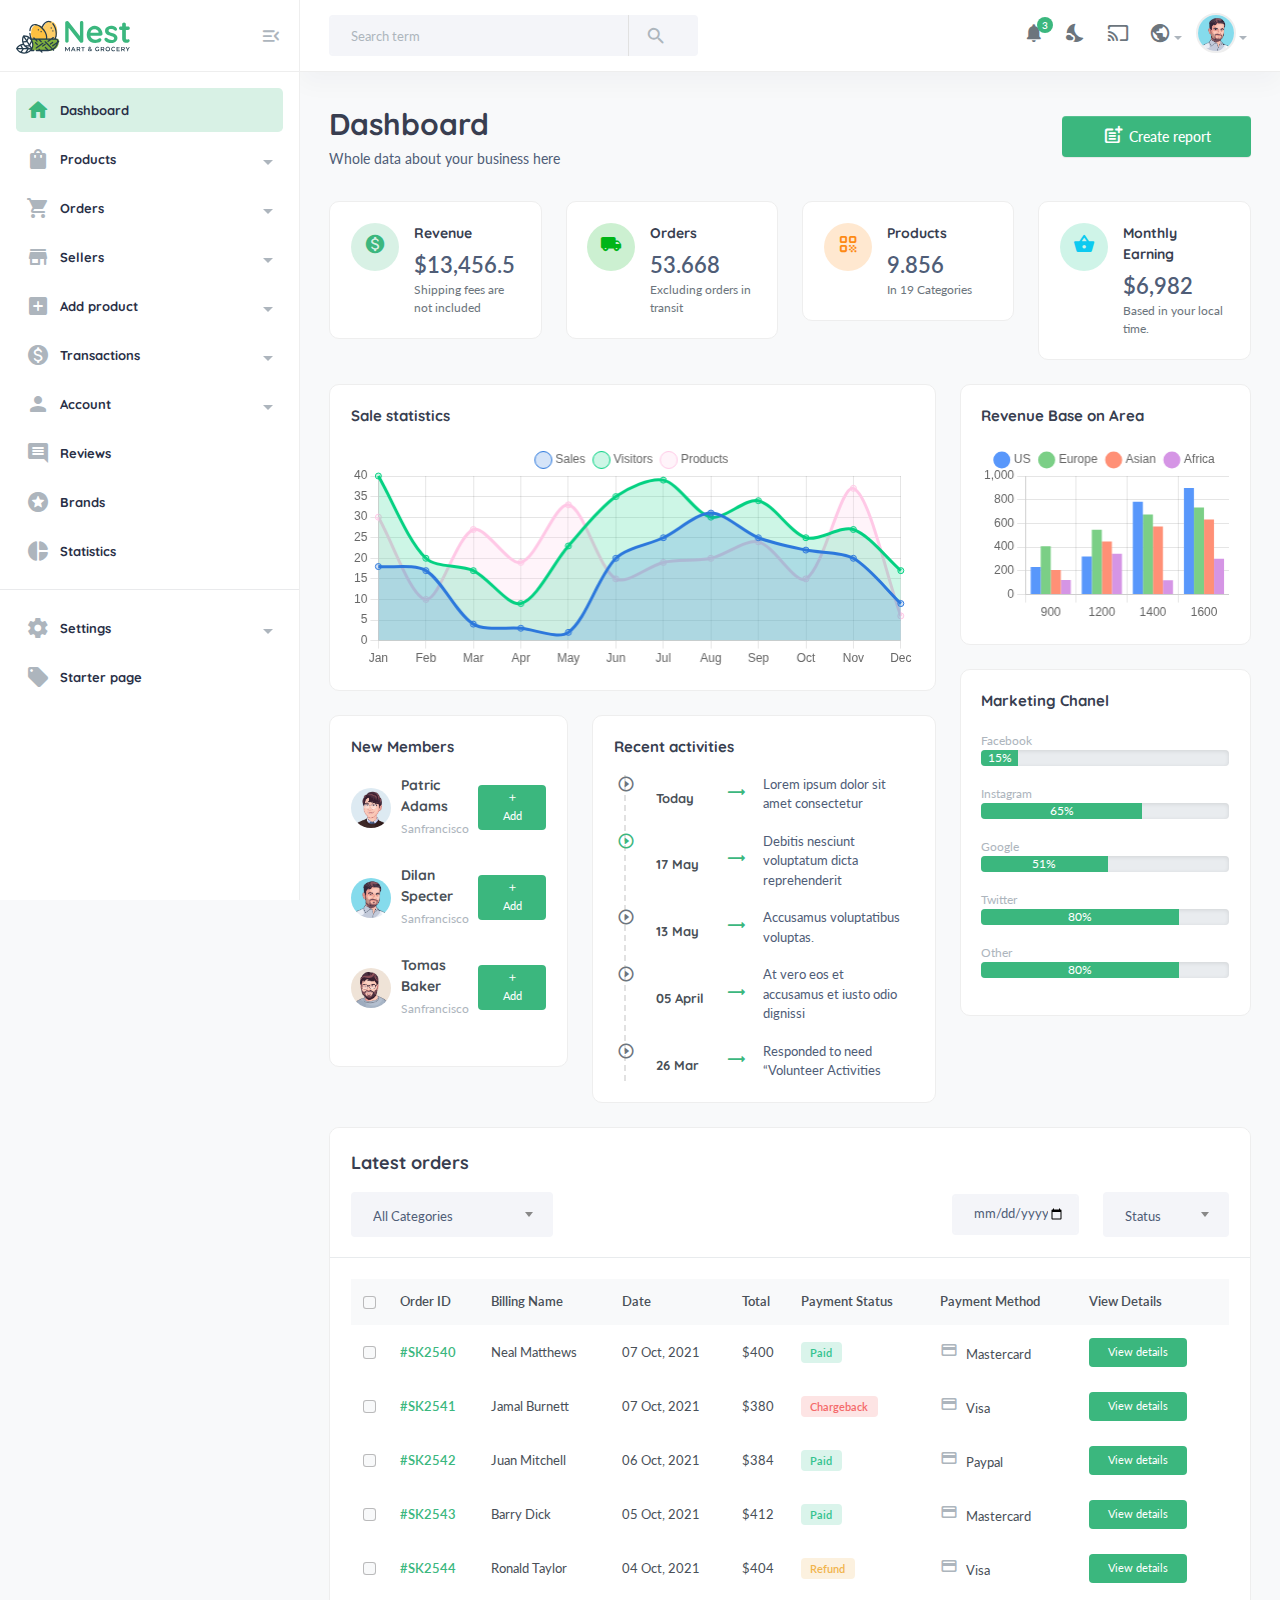
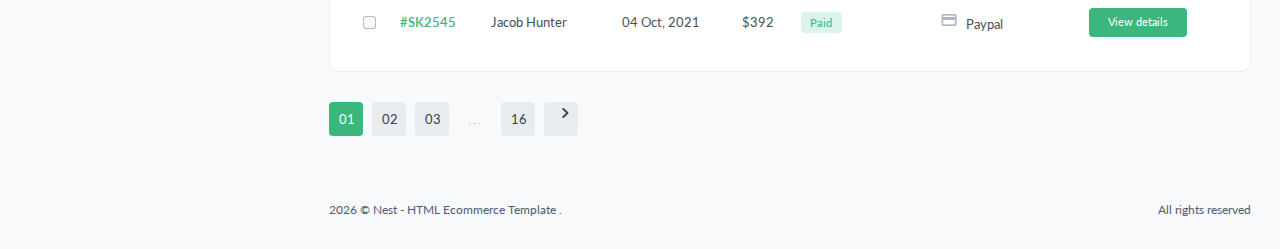
<file: apps/shop/templates/nest-backend/index.html>
<!DOCTYPE html>
<html lang="en">
    <head>
        <meta charset="utf-8" />
        <title>Nest Dashboard</title>
        <meta http-equiv="x-ua-compatible" content="ie=edge" />
        <meta name="description" content="" />
        <meta name="viewport" content="width=device-width, initial-scale=1" />
        <meta property="og:title" content="" />
        <meta property="og:type" content="" />
        <meta property="og:url" content="" />
        <meta property="og:image" content="" />
        <!-- Favicon -->
        <link rel="shortcut icon" type="image/x-icon" href="assets/imgs/theme/favicon.svg" />
        <!-- Template CSS -->
        <link href="assets/css/main.css?v=1.1" rel="stylesheet" type="text/css" />
    </head>

    <body>
        <div class="screen-overlay"></div>
        <aside class="navbar-aside" id="offcanvas_aside">
            <div class="aside-top">
                <a href="index.html" class="brand-wrap">
                    <img src="assets/imgs/theme/logo.svg" class="logo" alt="Nest Dashboard" />
                </a>
                <div>
                    <button class="btn btn-icon btn-aside-minimize"><i class="text-muted material-icons md-menu_open"></i></button>
                </div>
            </div>
            <nav>
                <ul class="menu-aside">
                    <li class="menu-item active">
                        <a class="menu-link" href="index.html">
                            <i class="icon material-icons md-home"></i>
                            <span class="text">Dashboard</span>
                        </a>
                    </li>
                    <li class="menu-item has-submenu">
                        <a class="menu-link" href="page-products-list.html">
                            <i class="icon material-icons md-shopping_bag"></i>
                            <span class="text">Products</span>
                        </a>
                        <div class="submenu">
                            <a href="page-products-list.html">Product List</a>
                            <a href="page-products-grid.html">Product grid</a>
                            <a href="page-products-grid-2.html">Product grid 2</a>
                            <a href="page-categories.html">Categories</a>
                        </div>
                    </li>
                    <li class="menu-item has-submenu">
                        <a class="menu-link" href="page-orders-1.html">
                            <i class="icon material-icons md-shopping_cart"></i>
                            <span class="text">Orders</span>
                        </a>
                        <div class="submenu">
                            <a href="page-orders-1.html">Order list 1</a>
                            <a href="page-orders-2.html">Order list 2</a>
                            <a href="page-orders-detail.html">Order detail</a>
                        </div>
                    </li>
                    <li class="menu-item has-submenu">
                        <a class="menu-link" href="page-sellers-cards.html">
                            <i class="icon material-icons md-store"></i>
                            <span class="text">Sellers</span>
                        </a>
                        <div class="submenu">
                            <a href="page-sellers-cards.html">Sellers cards</a>
                            <a href="page-sellers-list.html">Sellers list</a>
                            <a href="page-seller-detail.html">Seller profile</a>
                        </div>
                    </li>
                    <li class="menu-item has-submenu">
                        <a class="menu-link" href="page-form-product-1.html">
                            <i class="icon material-icons md-add_box"></i>
                            <span class="text">Add product</span>
                        </a>
                        <div class="submenu">
                            <a href="page-form-product-1.html">Add product 1</a>
                            <a href="page-form-product-2.html">Add product 2</a>
                            <a href="page-form-product-3.html">Add product 3</a>
                            <a href="page-form-product-4.html">Add product 4</a>
                        </div>
                    </li>
                    <li class="menu-item has-submenu">
                        <a class="menu-link" href="page-transactions-1.html">
                            <i class="icon material-icons md-monetization_on"></i>
                            <span class="text">Transactions</span>
                        </a>
                        <div class="submenu">
                            <a href="page-transactions-1.html">Transaction 1</a>
                            <a href="page-transactions-2.html">Transaction 2</a>
                        </div>
                    </li>
                    <li class="menu-item has-submenu">
                        <a class="menu-link" href="#">
                            <i class="icon material-icons md-person"></i>
                            <span class="text">Account</span>
                        </a>
                        <div class="submenu">
                            <a href="page-account-login.html">User login</a>
                            <a href="page-account-register.html">User registration</a>
                            <a href="page-error-404.html">Error 404</a>
                        </div>
                    </li>
                    <li class="menu-item">
                        <a class="menu-link" href="page-reviews.html">
                            <i class="icon material-icons md-comment"></i>
                            <span class="text">Reviews</span>
                        </a>
                    </li>
                    <li class="menu-item">
                        <a class="menu-link" href="page-brands.html"> <i class="icon material-icons md-stars"></i> <span class="text">Brands</span> </a>
                    </li>
                    <li class="menu-item">
                        <a class="menu-link" disabled href="#">
                            <i class="icon material-icons md-pie_chart"></i>
                            <span class="text">Statistics</span>
                        </a>
                    </li>
                </ul>
                <hr />
                <ul class="menu-aside">
                    <li class="menu-item has-submenu">
                        <a class="menu-link" href="#">
                            <i class="icon material-icons md-settings"></i>
                            <span class="text">Settings</span>
                        </a>
                        <div class="submenu">
                            <a href="page-settings-1.html">Setting sample 1</a>
                            <a href="page-settings-2.html">Setting sample 2</a>
                        </div>
                    </li>
                    <li class="menu-item">
                        <a class="menu-link" href="page-blank.html">
                            <i class="icon material-icons md-local_offer"></i>
                            <span class="text"> Starter page </span>
                        </a>
                    </li>
                </ul>
                <br />
                <br />
            </nav>
        </aside>
        <main class="main-wrap">
            <header class="main-header navbar">
                <div class="col-search">
                    <form class="searchform">
                        <div class="input-group">
                            <input list="search_terms" type="text" class="form-control" placeholder="Search term" />
                            <button class="btn btn-light bg" type="button"><i class="material-icons md-search"></i></button>
                        </div>
                        <datalist id="search_terms">
                            <option value="Products"></option>
                            <option value="New orders"></option>
                            <option value="Apple iphone"></option>
                            <option value="Ahmed Hassan"></option>
                        </datalist>
                    </form>
                </div>
                <div class="col-nav">
                    <button class="btn btn-icon btn-mobile me-auto" data-trigger="#offcanvas_aside"><i class="material-icons md-apps"></i></button>
                    <ul class="nav">
                        <li class="nav-item">
                            <a class="nav-link btn-icon" href="#">
                                <i class="material-icons md-notifications animation-shake"></i>
                                <span class="badge rounded-pill">3</span>
                            </a>
                        </li>
                        <li class="nav-item">
                            <a class="nav-link btn-icon darkmode" href="#"> <i class="material-icons md-nights_stay"></i> </a>
                        </li>
                        <li class="nav-item">
                            <a href="#" class="requestfullscreen nav-link btn-icon"><i class="material-icons md-cast"></i></a>
                        </li>
                        <li class="dropdown nav-item">
                            <a class="dropdown-toggle" data-bs-toggle="dropdown" href="#" id="dropdownLanguage" aria-expanded="false"><i class="material-icons md-public"></i></a>
                            <div class="dropdown-menu dropdown-menu-end" aria-labelledby="dropdownLanguage">
                                <a class="dropdown-item text-brand" href="#"><img src="assets/imgs/theme/flag-us.png" alt="English" />English</a>
                                <a class="dropdown-item" href="#"><img src="assets/imgs/theme/flag-fr.png" alt="Français" />Français</a>
                                <a class="dropdown-item" href="#"><img src="assets/imgs/theme/flag-jp.png" alt="Français" />日本語</a>
                                <a class="dropdown-item" href="#"><img src="assets/imgs/theme/flag-cn.png" alt="Français" />中国人</a>
                            </div>
                        </li>
                        <li class="dropdown nav-item">
                            <a class="dropdown-toggle" data-bs-toggle="dropdown" href="#" id="dropdownAccount" aria-expanded="false"> <img class="img-xs rounded-circle" src="assets/imgs/people/avatar-2.png" alt="User" /></a>
                            <div class="dropdown-menu dropdown-menu-end" aria-labelledby="dropdownAccount">
                                <a class="dropdown-item" href="#"><i class="material-icons md-perm_identity"></i>Edit Profile</a>
                                <a class="dropdown-item" href="#"><i class="material-icons md-settings"></i>Account Settings</a>
                                <a class="dropdown-item" href="#"><i class="material-icons md-account_balance_wallet"></i>Wallet</a>
                                <a class="dropdown-item" href="#"><i class="material-icons md-receipt"></i>Billing</a>
                                <a class="dropdown-item" href="#"><i class="material-icons md-help_outline"></i>Help center</a>
                                <div class="dropdown-divider"></div>
                                <a class="dropdown-item text-danger" href="#"><i class="material-icons md-exit_to_app"></i>Logout</a>
                            </div>
                        </li>
                    </ul>
                </div>
            </header>
            <section class="content-main">
                <div class="content-header">
                    <div>
                        <h2 class="content-title card-title">Dashboard</h2>
                        <p>Whole data about your business here</p>
                    </div>
                    <div>
                        <a href="#" class="btn btn-primary"><i class="text-muted material-icons md-post_add"></i>Create report</a>
                    </div>
                </div>
                <div class="row">
                    <div class="col-lg-3">
                        <div class="card card-body mb-4">
                            <article class="icontext">
                                <span class="icon icon-sm rounded-circle bg-primary-light"><i class="text-primary material-icons md-monetization_on"></i></span>
                                <div class="text">
                                    <h6 class="mb-1 card-title">Revenue</h6>
                                    <span>$13,456.5</span>
                                    <span class="text-sm"> Shipping fees are not included </span>
                                </div>
                            </article>
                        </div>
                    </div>
                    <div class="col-lg-3">
                        <div class="card card-body mb-4">
                            <article class="icontext">
                                <span class="icon icon-sm rounded-circle bg-success-light"><i class="text-success material-icons md-local_shipping"></i></span>
                                <div class="text">
                                    <h6 class="mb-1 card-title">Orders</h6>
                                    <span>53.668</span>
                                    <span class="text-sm"> Excluding orders in transit </span>
                                </div>
                            </article>
                        </div>
                    </div>
                    <div class="col-lg-3">
                        <div class="card card-body mb-4">
                            <article class="icontext">
                                <span class="icon icon-sm rounded-circle bg-warning-light"><i class="text-warning material-icons md-qr_code"></i></span>
                                <div class="text">
                                    <h6 class="mb-1 card-title">Products</h6>
                                    <span>9.856</span>
                                    <span class="text-sm"> In 19 Categories </span>
                                </div>
                            </article>
                        </div>
                    </div>
                    <div class="col-lg-3">
                        <div class="card card-body mb-4">
                            <article class="icontext">
                                <span class="icon icon-sm rounded-circle bg-info-light"><i class="text-info material-icons md-shopping_basket"></i></span>
                                <div class="text">
                                    <h6 class="mb-1 card-title">Monthly Earning</h6>
                                    <span>$6,982</span>
                                    <span class="text-sm"> Based in your local time. </span>
                                </div>
                            </article>
                        </div>
                    </div>
                </div>
                <div class="row">
                    <div class="col-xl-8 col-lg-12">
                        <div class="card mb-4">
                            <article class="card-body">
                                <h5 class="card-title">Sale statistics</h5>
                                <canvas id="myChart" height="120px"></canvas>
                            </article>
                        </div>
                        <div class="row">
                            <div class="col-lg-5">
                                <div class="card mb-4">
                                    <article class="card-body">
                                        <h5 class="card-title">New Members</h5>
                                        <div class="new-member-list">
                                            <div class="d-flex align-items-center justify-content-between mb-4">
                                                <div class="d-flex align-items-center">
                                                    <img src="assets/imgs/people/avatar-4.png" alt="" class="avatar" />
                                                    <div>
                                                        <h6>Patric Adams</h6>
                                                        <p class="text-muted font-xs">Sanfrancisco</p>
                                                    </div>
                                                </div>
                                                <a href="#" class="btn btn-xs"><i class="material-icons md-add"></i> Add</a>
                                            </div>
                                            <div class="d-flex align-items-center justify-content-between mb-4">
                                                <div class="d-flex align-items-center">
                                                    <img src="assets/imgs/people/avatar-2.png" alt="" class="avatar" />
                                                    <div>
                                                        <h6>Dilan Specter</h6>
                                                        <p class="text-muted font-xs">Sanfrancisco</p>
                                                    </div>
                                                </div>
                                                <a href="#" class="btn btn-xs"><i class="material-icons md-add"></i> Add</a>
                                            </div>
                                            <div class="d-flex align-items-center justify-content-between mb-4">
                                                <div class="d-flex align-items-center">
                                                    <img src="assets/imgs/people/avatar-3.png" alt="" class="avatar" />
                                                    <div>
                                                        <h6>Tomas Baker</h6>
                                                        <p class="text-muted font-xs">Sanfrancisco</p>
                                                    </div>
                                                </div>
                                                <a href="#" class="btn btn-xs"><i class="material-icons md-add"></i> Add</a>
                                            </div>
                                        </div>
                                    </article>
                                </div>
                            </div>
                            <div class="col-lg-7">
                                <div class="card mb-4">
                                    <article class="card-body">
                                        <h5 class="card-title">Recent activities</h5>
                                        <ul class="verti-timeline list-unstyled font-sm">
                                            <li class="event-list">
                                                <div class="event-timeline-dot">
                                                    <i class="material-icons md-play_circle_outline font-xxl"></i>
                                                </div>
                                                <div class="media">
                                                    <div class="me-3">
                                                        <h6><span>Today</span> <i class="material-icons md-trending_flat text-brand ml-15 d-inline-block"></i></h6>
                                                    </div>
                                                    <div class="media-body">
                                                        <div>Lorem ipsum dolor sit amet consectetur</div>
                                                    </div>
                                                </div>
                                            </li>
                                            <li class="event-list active">
                                                <div class="event-timeline-dot">
                                                    <i class="material-icons md-play_circle_outline font-xxl animation-fade-right"></i>
                                                </div>
                                                <div class="media">
                                                    <div class="me-3">
                                                        <h6><span>17 May</span> <i class="material-icons md-trending_flat text-brand ml-15 d-inline-block"></i></h6>
                                                    </div>
                                                    <div class="media-body">
                                                        <div>Debitis nesciunt voluptatum dicta reprehenderit</div>
                                                    </div>
                                                </div>
                                            </li>
                                            <li class="event-list">
                                                <div class="event-timeline-dot">
                                                    <i class="material-icons md-play_circle_outline font-xxl"></i>
                                                </div>
                                                <div class="media">
                                                    <div class="me-3">
                                                        <h6><span>13 May</span> <i class="material-icons md-trending_flat text-brand ml-15 d-inline-block"></i></h6>
                                                    </div>
                                                    <div class="media-body">
                                                        <div>Accusamus voluptatibus voluptas.</div>
                                                    </div>
                                                </div>
                                            </li>
                                            <li class="event-list">
                                                <div class="event-timeline-dot">
                                                    <i class="material-icons md-play_circle_outline font-xxl"></i>
                                                </div>
                                                <div class="media">
                                                    <div class="me-3">
                                                        <h6><span>05 April</span> <i class="material-icons md-trending_flat text-brand ml-15 d-inline-block"></i></h6>
                                                    </div>
                                                    <div class="media-body">
                                                        <div>At vero eos et accusamus et iusto odio dignissi</div>
                                                    </div>
                                                </div>
                                            </li>
                                            <li class="event-list">
                                                <div class="event-timeline-dot">
                                                    <i class="material-icons md-play_circle_outline font-xxl"></i>
                                                </div>
                                                <div class="media">
                                                    <div class="me-3">
                                                        <h6><span>26 Mar</span> <i class="material-icons md-trending_flat text-brand ml-15 d-inline-block"></i></h6>
                                                    </div>
                                                    <div class="media-body">
                                                        <div>Responded to need “Volunteer Activities</div>
                                                    </div>
                                                </div>
                                            </li>
                                        </ul>
                                    </article>
                                </div>
                            </div>
                        </div>
                    </div>
                    <div class="col-xl-4 col-lg-12">
                        <div class="card mb-4">
                            <article class="card-body">
                                <h5 class="card-title">Revenue Base on Area</h5>
                                <canvas id="myChart2" height="217"></canvas>
                            </article>
                        </div>
                        <div class="card mb-4">
                            <article class="card-body">
                                <h5 class="card-title">Marketing Chanel</h5>
                                <span class="text-muted font-xs">Facebook</span>
                                <div class="progress mb-3">
                                    <div class="progress-bar" role="progressbar" style="width: 15%">15%</div>
                                </div>
                                <span class="text-muted font-xs">Instagram</span>
                                <div class="progress mb-3">
                                    <div class="progress-bar" role="progressbar" style="width: 65%">65%</div>
                                </div>
                                <span class="text-muted font-xs">Google</span>
                                <div class="progress mb-3">
                                    <div class="progress-bar" role="progressbar" style="width: 51%">51%</div>
                                </div>
                                <span class="text-muted font-xs">Twitter</span>
                                <div class="progress mb-3">
                                    <div class="progress-bar" role="progressbar" style="width: 80%">80%</div>
                                </div>
                                <span class="text-muted font-xs">Other</span>
                                <div class="progress mb-3">
                                    <div class="progress-bar" role="progressbar" style="width: 80%">80%</div>
                                </div>
                            </article>
                        </div>
                    </div>
                </div>
                <div class="card mb-4">
                    <header class="card-header">
                        <h4 class="card-title">Latest orders</h4>
                        <div class="row align-items-center">
                            <div class="col-md-3 col-12 me-auto mb-md-0 mb-3">
                                <div class="custom_select">
                                    <select class="form-select select-nice">
                                        <option selected>All Categories</option>
                                        <option>Women's Clothing</option>
                                        <option>Men's Clothing</option>
                                        <option>Cellphones</option>
                                        <option>Computer & Office</option>
                                        <option>Consumer Electronics</option>
                                        <option>Jewelry & Accessories</option>
                                        <option>Home & Garden</option>
                                        <option>Luggage & Bags</option>
                                        <option>Shoes</option>
                                        <option>Mother & Kids</option>
                                    </select>
                                </div>
                            </div>
                            <div class="col-md-2 col-6">
                                <input type="date" value="02.05.2021" class="form-control" />
                            </div>
                            <div class="col-md-2 col-6">
                                <div class="custom_select">
                                    <select class="form-select select-nice">
                                        <option selected>Status</option>
                                        <option>All</option>
                                        <option>Paid</option>
                                        <option>Chargeback</option>
                                        <option>Refund</option>
                                    </select>
                                </div>
                            </div>
                        </div>
                    </header>
                    <div class="card-body">
                        <div class="table-responsive">
                            <div class="table-responsive">
                                <table class="table align-middle table-nowrap mb-0">
                                    <thead class="table-light">
                                        <tr>
                                            <th scope="col" class="text-center">
                                                <div class="form-check align-middle">
                                                    <input class="form-check-input" type="checkbox" id="transactionCheck01" />
                                                    <label class="form-check-label" for="transactionCheck01"></label>
                                                </div>
                                            </th>
                                            <th class="align-middle" scope="col">Order ID</th>
                                            <th class="align-middle" scope="col">Billing Name</th>
                                            <th class="align-middle" scope="col">Date</th>
                                            <th class="align-middle" scope="col">Total</th>
                                            <th class="align-middle" scope="col">Payment Status</th>
                                            <th class="align-middle" scope="col">Payment Method</th>
                                            <th class="align-middle" scope="col">View Details</th>
                                        </tr>
                                    </thead>
                                    <tbody>
                                        <tr>
                                            <td class="text-center">
                                                <div class="form-check">
                                                    <input class="form-check-input" type="checkbox" id="transactionCheck02" />
                                                    <label class="form-check-label" for="transactionCheck02"></label>
                                                </div>
                                            </td>
                                            <td><a href="#" class="fw-bold">#SK2540</a></td>
                                            <td>Neal Matthews</td>
                                            <td>07 Oct, 2021</td>
                                            <td>$400</td>
                                            <td>
                                                <span class="badge badge-pill badge-soft-success">Paid</span>
                                            </td>
                                            <td><i class="material-icons md-payment font-xxl text-muted mr-5"></i> Mastercard</td>
                                            <td>
                                                <a href="#" class="btn btn-xs"> View details</a>
                                            </td>
                                        </tr>
                                        <tr>
                                            <td class="text-center">
                                                <div class="form-check">
                                                    <input class="form-check-input" type="checkbox" id="transactionCheck03" />
                                                    <label class="form-check-label" for="transactionCheck03"></label>
                                                </div>
                                            </td>
                                            <td><a href="#" class="fw-bold">#SK2541</a></td>
                                            <td>Jamal Burnett</td>
                                            <td>07 Oct, 2021</td>
                                            <td>$380</td>
                                            <td>
                                                <span class="badge badge-pill badge-soft-danger">Chargeback</span>
                                            </td>
                                            <td><i class="material-icons md-payment font-xxl text-muted mr-5"></i> Visa</td>
                                            <td>
                                                <a href="#" class="btn btn-xs"> View details</a>
                                            </td>
                                        </tr>
                                        <tr>
                                            <td class="text-center">
                                                <div class="form-check">
                                                    <input class="form-check-input" type="checkbox" id="transactionCheck04" />
                                                    <label class="form-check-label" for="transactionCheck04"></label>
                                                </div>
                                            </td>
                                            <td><a href="#" class="fw-bold">#SK2542</a></td>
                                            <td>Juan Mitchell</td>
                                            <td>06 Oct, 2021</td>
                                            <td>$384</td>
                                            <td>
                                                <span class="badge badge-pill badge-soft-success">Paid</span>
                                            </td>
                                            <td><i class="material-icons md-payment font-xxl text-muted mr-5"></i> Paypal</td>
                                            <td>
                                                <a href="#" class="btn btn-xs"> View details</a>
                                            </td>
                                        </tr>
                                        <tr>
                                            <td class="text-center">
                                                <div class="form-check">
                                                    <input class="form-check-input" type="checkbox" id="transactionCheck05" />
                                                    <label class="form-check-label" for="transactionCheck05"></label>
                                                </div>
                                            </td>
                                            <td><a href="#" class="fw-bold">#SK2543</a></td>
                                            <td>Barry Dick</td>
                                            <td>05 Oct, 2021</td>
                                            <td>$412</td>
                                            <td>
                                                <span class="badge badge-pill badge-soft-success">Paid</span>
                                            </td>
                                            <td><i class="material-icons md-payment font-xxl text-muted mr-5"></i> Mastercard</td>
                                            <td>
                                                <a href="#" class="btn btn-xs"> View details</a>
                                            </td>
                                        </tr>
                                        <tr>
                                            <td class="text-center">
                                                <div class="form-check">
                                                    <input class="form-check-input" type="checkbox" id="transactionCheck06" />
                                                    <label class="form-check-label" for="transactionCheck06"></label>
                                                </div>
                                            </td>
                                            <td><a href="#" class="fw-bold">#SK2544</a></td>
                                            <td>Ronald Taylor</td>
                                            <td>04 Oct, 2021</td>
                                            <td>$404</td>
                                            <td>
                                                <span class="badge badge-pill badge-soft-warning">Refund</span>
                                            </td>
                                            <td><i class="material-icons md-payment font-xxl text-muted mr-5"></i> Visa</td>
                                            <td>
                                                <a href="#" class="btn btn-xs"> View details</a>
                                            </td>
                                        </tr>
                                        <tr>
                                            <td class="text-center">
                                                <div class="form-check">
                                                    <input class="form-check-input" type="checkbox" id="transactionCheck07" />
                                                    <label class="form-check-label" for="transactionCheck07"></label>
                                                </div>
                                            </td>
                                            <td><a href="#" class="fw-bold">#SK2545</a></td>
                                            <td>Jacob Hunter</td>
                                            <td>04 Oct, 2021</td>
                                            <td>$392</td>
                                            <td>
                                                <span class="badge badge-pill badge-soft-success">Paid</span>
                                            </td>
                                            <td><i class="material-icons md-payment font-xxl text-muted mr-5"></i> Paypal</td>
                                            <td>
                                                <a href="#" class="btn btn-xs"> View details</a>
                                            </td>
                                        </tr>
                                    </tbody>
                                </table>
                            </div>
                        </div>
                        <!-- table-responsive end// -->
                    </div>
                </div>
                <div class="pagination-area mt-30 mb-50">
                    <nav aria-label="Page navigation example">
                        <ul class="pagination justify-content-start">
                            <li class="page-item active"><a class="page-link" href="#">01</a></li>
                            <li class="page-item"><a class="page-link" href="#">02</a></li>
                            <li class="page-item"><a class="page-link" href="#">03</a></li>
                            <li class="page-item"><a class="page-link dot" href="#">...</a></li>
                            <li class="page-item"><a class="page-link" href="#">16</a></li>
                            <li class="page-item">
                                <a class="page-link" href="#"><i class="material-icons md-chevron_right"></i></a>
                            </li>
                        </ul>
                    </nav>
                </div>
            </section>
            <!-- content-main end// -->
            <footer class="main-footer font-xs">
                <div class="row pb-30 pt-15">
                    <div class="col-sm-6">
                        <script>
                            document.write(new Date().getFullYear());
                        </script>
                        &copy; Nest - HTML Ecommerce Template .
                    </div>
                    <div class="col-sm-6">
                        <div class="text-sm-end">All rights reserved</div>
                    </div>
                </div>
            </footer>
        </main>
        <script src="assets/js/vendors/jquery-3.6.0.min.js"></script>
        <script src="assets/js/vendors/bootstrap.bundle.min.js"></script>
        <script src="assets/js/vendors/select2.min.js"></script>
        <script src="assets/js/vendors/perfect-scrollbar.js"></script>
        <script src="assets/js/vendors/jquery.fullscreen.min.js"></script>
        <script src="assets/js/vendors/chart.js"></script>
        <!-- Main Script -->
        <script src="assets/js/main.js?v=1.1" type="text/javascript"></script>
        <script src="assets/js/custom-chart.js" type="text/javascript"></script>
    </body>
</html>
</file>
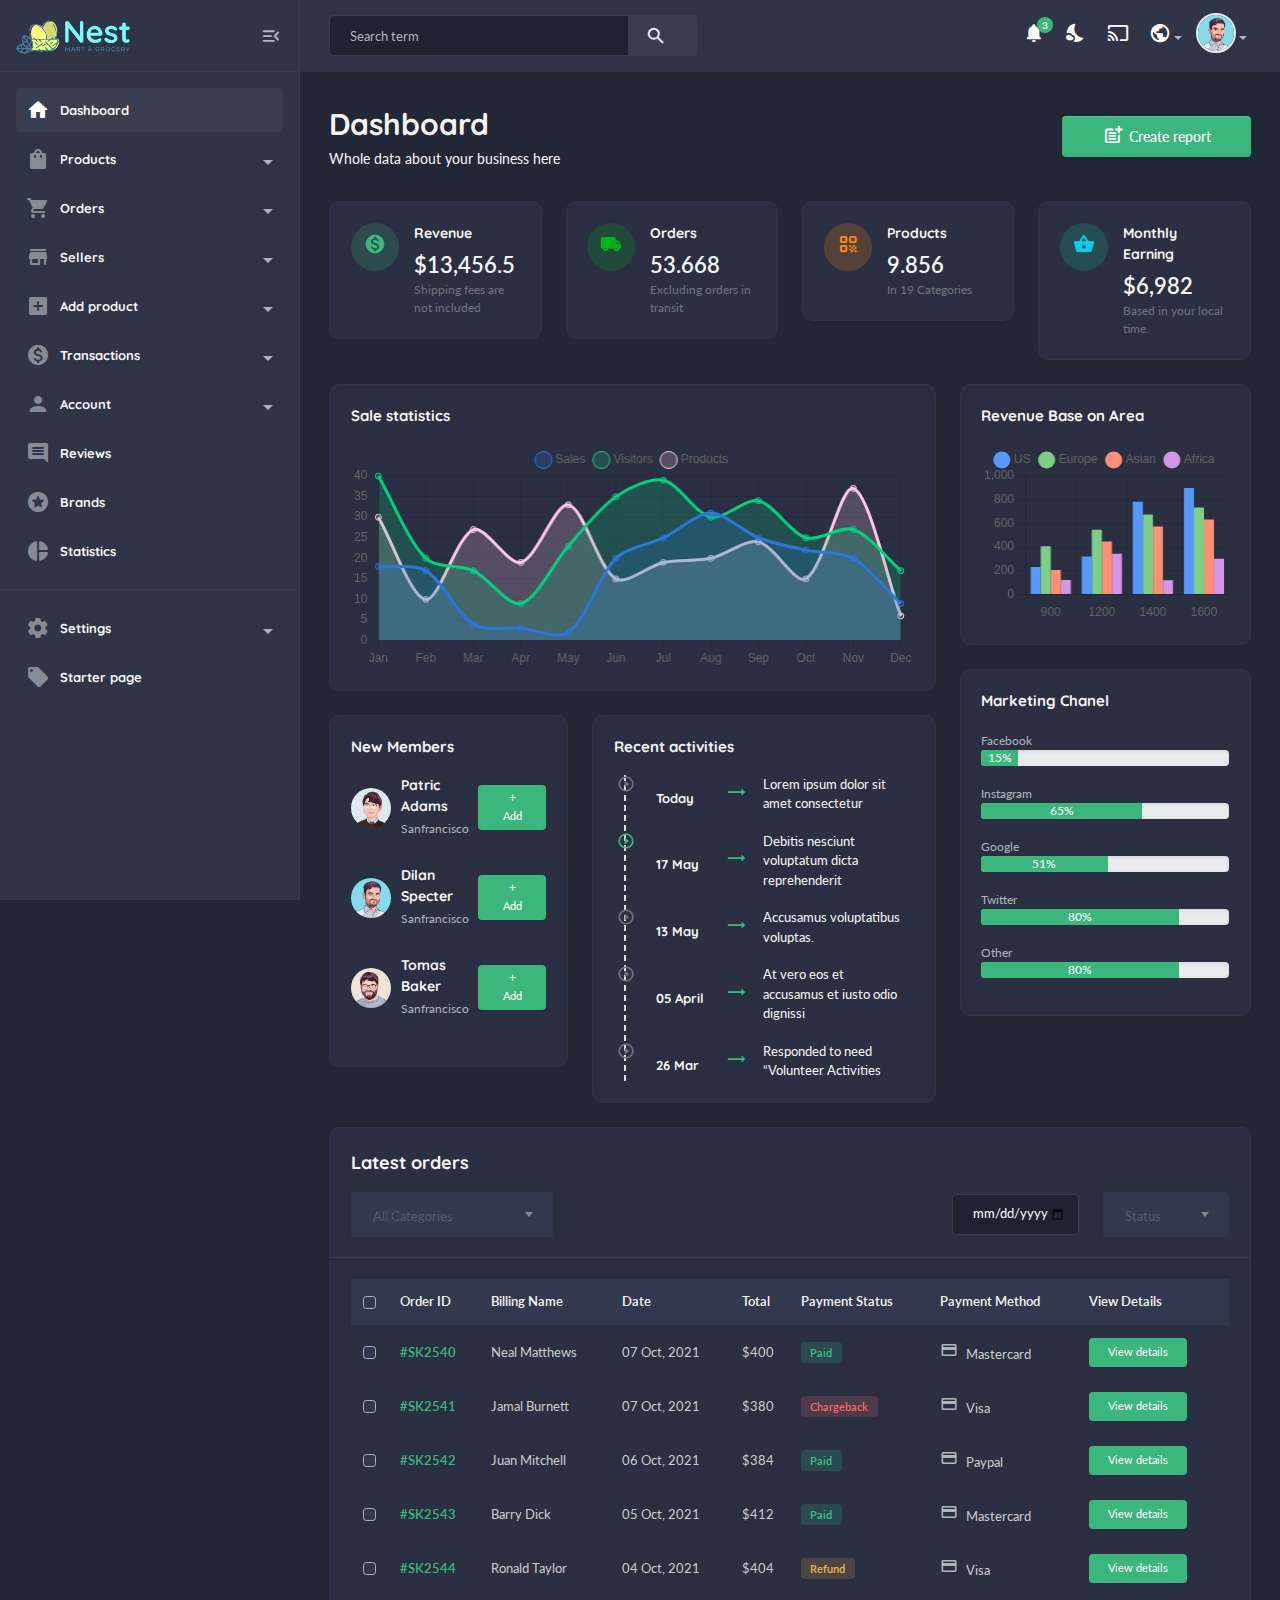
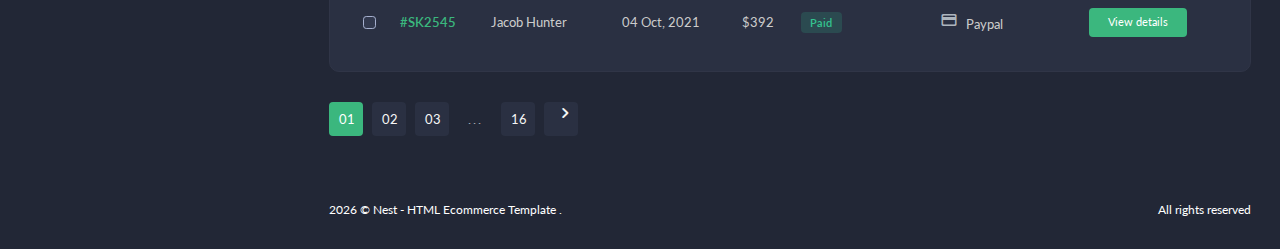
<file: apps/shop/templates/nest-backend/index-dark.html>
<!DOCTYPE html>
<html lang="en">
    <head>
        <meta charset="utf-8" />
        <title>Nest Dashboard</title>
        <meta http-equiv="x-ua-compatible" content="ie=edge" />
        <meta name="description" content="" />
        <meta name="viewport" content="width=device-width, initial-scale=1" />
        <meta property="og:title" content="" />
        <meta property="og:type" content="" />
        <meta property="og:url" content="" />
        <meta property="og:image" content="" />
        <!-- Favicon -->
        <link rel="shortcut icon" type="image/x-icon" href="assets/imgs/theme/favicon.svg" />
        <!-- Template CSS -->
        <link href="assets/css/main.css?v=1.1" rel="stylesheet" type="text/css" />
    </head>

    <body class="dark">
        <div class="screen-overlay"></div>
        <aside class="navbar-aside" id="offcanvas_aside">
            <div class="aside-top">
                <a href="index.html" class="brand-wrap">
                    <img src="assets/imgs/theme/logo.svg" class="logo" alt="Nest Dashboard" />
                </a>
                <div>
                    <button class="btn btn-icon btn-aside-minimize"><i class="text-muted material-icons md-menu_open"></i></button>
                </div>
            </div>
            <nav>
                <ul class="menu-aside">
                    <li class="menu-item active">
                        <a class="menu-link" href="index.html">
                            <i class="icon material-icons md-home"></i>
                            <span class="text">Dashboard</span>
                        </a>
                    </li>
                    <li class="menu-item has-submenu">
                        <a class="menu-link" href="page-products-list.html">
                            <i class="icon material-icons md-shopping_bag"></i>
                            <span class="text">Products</span>
                        </a>
                        <div class="submenu">
                            <a href="page-products-list.html">Product List</a>
                            <a href="page-products-grid.html">Product grid</a>
                            <a href="page-products-grid-2.html">Product grid 2</a>
                            <a href="page-categories.html">Categories</a>
                        </div>
                    </li>
                    <li class="menu-item has-submenu">
                        <a class="menu-link" href="page-orders-1.html">
                            <i class="icon material-icons md-shopping_cart"></i>
                            <span class="text">Orders</span>
                        </a>
                        <div class="submenu">
                            <a href="page-orders-1.html">Order list 1</a>
                            <a href="page-orders-2.html">Order list 2</a>
                            <a href="page-orders-detail.html">Order detail</a>
                        </div>
                    </li>
                    <li class="menu-item has-submenu">
                        <a class="menu-link" href="page-sellers-cards.html">
                            <i class="icon material-icons md-store"></i>
                            <span class="text">Sellers</span>
                        </a>
                        <div class="submenu">
                            <a href="page-sellers-cards.html">Sellers cards</a>
                            <a href="page-sellers-list.html">Sellers list</a>
                            <a href="page-seller-detail.html">Seller profile</a>
                        </div>
                    </li>
                    <li class="menu-item has-submenu">
                        <a class="menu-link" href="page-form-product-1.html">
                            <i class="icon material-icons md-add_box"></i>
                            <span class="text">Add product</span>
                        </a>
                        <div class="submenu">
                            <a href="page-form-product-1.html">Add product 1</a>
                            <a href="page-form-product-2.html">Add product 2</a>
                            <a href="page-form-product-3.html">Add product 3</a>
                            <a href="page-form-product-4.html">Add product 4</a>
                        </div>
                    </li>
                    <li class="menu-item has-submenu">
                        <a class="menu-link" href="page-transactions-1.html">
                            <i class="icon material-icons md-monetization_on"></i>
                            <span class="text">Transactions</span>
                        </a>
                        <div class="submenu">
                            <a href="page-transactions-1.html">Transaction 1</a>
                            <a href="page-transactions-2.html">Transaction 2</a>
                        </div>
                    </li>
                    <li class="menu-item has-submenu">
                        <a class="menu-link" href="#">
                            <i class="icon material-icons md-person"></i>
                            <span class="text">Account</span>
                        </a>
                        <div class="submenu">
                            <a href="page-account-login.html">User login</a>
                            <a href="page-account-register.html">User registration</a>
                            <a href="page-error-404.html">Error 404</a>
                        </div>
                    </li>
                    <li class="menu-item">
                        <a class="menu-link" href="page-reviews.html">
                            <i class="icon material-icons md-comment"></i>
                            <span class="text">Reviews</span>
                        </a>
                    </li>
                    <li class="menu-item">
                        <a class="menu-link" href="page-brands.html"> <i class="icon material-icons md-stars"></i> <span class="text">Brands</span> </a>
                    </li>
                    <li class="menu-item">
                        <a class="menu-link" disabled href="#">
                            <i class="icon material-icons md-pie_chart"></i>
                            <span class="text">Statistics</span>
                        </a>
                    </li>
                </ul>
                <hr />
                <ul class="menu-aside">
                    <li class="menu-item has-submenu">
                        <a class="menu-link" href="#">
                            <i class="icon material-icons md-settings"></i>
                            <span class="text">Settings</span>
                        </a>
                        <div class="submenu">
                            <a href="page-settings-1.html">Setting sample 1</a>
                            <a href="page-settings-2.html">Setting sample 2</a>
                        </div>
                    </li>
                    <li class="menu-item">
                        <a class="menu-link" href="page-blank.html">
                            <i class="icon material-icons md-local_offer"></i>
                            <span class="text"> Starter page </span>
                        </a>
                    </li>
                </ul>
                <br />
                <br />
            </nav>
        </aside>
        <main class="main-wrap">
            <header class="main-header navbar">
                <div class="col-search">
                    <form class="searchform">
                        <div class="input-group">
                            <input list="search_terms" type="text" class="form-control" placeholder="Search term" />
                            <button class="btn btn-light bg" type="button"><i class="material-icons md-search"></i></button>
                        </div>
                        <datalist id="search_terms">
                            <option value="Products"></option>
                            <option value="New orders"></option>
                            <option value="Apple iphone"></option>
                            <option value="Ahmed Hassan"></option>
                        </datalist>
                    </form>
                </div>
                <div class="col-nav">
                    <button class="btn btn-icon btn-mobile me-auto" data-trigger="#offcanvas_aside"><i class="material-icons md-apps"></i></button>
                    <ul class="nav">
                        <li class="nav-item">
                            <a class="nav-link btn-icon" href="#">
                                <i class="material-icons md-notifications animation-shake"></i>
                                <span class="badge rounded-pill">3</span>
                            </a>
                        </li>
                        <li class="nav-item">
                            <a class="nav-link btn-icon darkmode" href="#"> <i class="material-icons md-nights_stay"></i> </a>
                        </li>
                        <li class="nav-item">
                            <a href="#" class="requestfullscreen nav-link btn-icon"><i class="material-icons md-cast"></i></a>
                        </li>
                        <li class="dropdown nav-item">
                            <a class="dropdown-toggle" data-bs-toggle="dropdown" href="#" id="dropdownLanguage" aria-expanded="false"><i class="material-icons md-public"></i></a>
                            <div class="dropdown-menu dropdown-menu-end" aria-labelledby="dropdownLanguage">
                                <a class="dropdown-item text-brand" href="#"><img src="assets/imgs/theme/flag-us.png" alt="English" />English</a>
                                <a class="dropdown-item" href="#"><img src="assets/imgs/theme/flag-fr.png" alt="Français" />Français</a>
                                <a class="dropdown-item" href="#"><img src="assets/imgs/theme/flag-jp.png" alt="Français" />日本語</a>
                                <a class="dropdown-item" href="#"><img src="assets/imgs/theme/flag-cn.png" alt="Français" />中国人</a>
                            </div>
                        </li>
                        <li class="dropdown nav-item">
                            <a class="dropdown-toggle" data-bs-toggle="dropdown" href="#" id="dropdownAccount" aria-expanded="false"> <img class="img-xs rounded-circle" src="assets/imgs/people/avatar-2.png" alt="User" /></a>
                            <div class="dropdown-menu dropdown-menu-end" aria-labelledby="dropdownAccount">
                                <a class="dropdown-item" href="#"><i class="material-icons md-perm_identity"></i>Edit Profile</a>
                                <a class="dropdown-item" href="#"><i class="material-icons md-settings"></i>Account Settings</a>
                                <a class="dropdown-item" href="#"><i class="material-icons md-account_balance_wallet"></i>Wallet</a>
                                <a class="dropdown-item" href="#"><i class="material-icons md-receipt"></i>Billing</a>
                                <a class="dropdown-item" href="#"><i class="material-icons md-help_outline"></i>Help center</a>
                                <div class="dropdown-divider"></div>
                                <a class="dropdown-item text-danger" href="#"><i class="material-icons md-exit_to_app"></i>Logout</a>
                            </div>
                        </li>
                    </ul>
                </div>
            </header>
            <section class="content-main">
                <div class="content-header">
                    <div>
                        <h2 class="content-title card-title">Dashboard</h2>
                        <p>Whole data about your business here</p>
                    </div>
                    <div>
                        <a href="#" class="btn btn-primary"><i class="text-muted material-icons md-post_add"></i>Create report</a>
                    </div>
                </div>
                <div class="row">
                    <div class="col-lg-3">
                        <div class="card card-body mb-4">
                            <article class="icontext">
                                <span class="icon icon-sm rounded-circle bg-primary-light"><i class="text-primary material-icons md-monetization_on"></i></span>
                                <div class="text">
                                    <h6 class="mb-1 card-title">Revenue</h6>
                                    <span>$13,456.5</span>
                                    <span class="text-sm"> Shipping fees are not included </span>
                                </div>
                            </article>
                        </div>
                    </div>
                    <div class="col-lg-3">
                        <div class="card card-body mb-4">
                            <article class="icontext">
                                <span class="icon icon-sm rounded-circle bg-success-light"><i class="text-success material-icons md-local_shipping"></i></span>
                                <div class="text">
                                    <h6 class="mb-1 card-title">Orders</h6>
                                    <span>53.668</span>
                                    <span class="text-sm"> Excluding orders in transit </span>
                                </div>
                            </article>
                        </div>
                    </div>
                    <div class="col-lg-3">
                        <div class="card card-body mb-4">
                            <article class="icontext">
                                <span class="icon icon-sm rounded-circle bg-warning-light"><i class="text-warning material-icons md-qr_code"></i></span>
                                <div class="text">
                                    <h6 class="mb-1 card-title">Products</h6>
                                    <span>9.856</span>
                                    <span class="text-sm"> In 19 Categories </span>
                                </div>
                            </article>
                        </div>
                    </div>
                    <div class="col-lg-3">
                        <div class="card card-body mb-4">
                            <article class="icontext">
                                <span class="icon icon-sm rounded-circle bg-info-light"><i class="text-info material-icons md-shopping_basket"></i></span>
                                <div class="text">
                                    <h6 class="mb-1 card-title">Monthly Earning</h6>
                                    <span>$6,982</span>
                                    <span class="text-sm"> Based in your local time. </span>
                                </div>
                            </article>
                        </div>
                    </div>
                </div>
                <div class="row">
                    <div class="col-xl-8 col-lg-12">
                        <div class="card mb-4">
                            <article class="card-body">
                                <h5 class="card-title">Sale statistics</h5>
                                <canvas id="myChart" height="120px"></canvas>
                            </article>
                        </div>
                        <div class="row">
                            <div class="col-lg-5">
                                <div class="card mb-4">
                                    <article class="card-body">
                                        <h5 class="card-title">New Members</h5>
                                        <div class="new-member-list">
                                            <div class="d-flex align-items-center justify-content-between mb-4">
                                                <div class="d-flex align-items-center">
                                                    <img src="assets/imgs/people/avatar-4.png" alt="" class="avatar" />
                                                    <div>
                                                        <h6>Patric Adams</h6>
                                                        <p class="text-muted font-xs">Sanfrancisco</p>
                                                    </div>
                                                </div>
                                                <a href="#" class="btn btn-xs"><i class="material-icons md-add"></i> Add</a>
                                            </div>
                                            <div class="d-flex align-items-center justify-content-between mb-4">
                                                <div class="d-flex align-items-center">
                                                    <img src="assets/imgs/people/avatar-2.png" alt="" class="avatar" />
                                                    <div>
                                                        <h6>Dilan Specter</h6>
                                                        <p class="text-muted font-xs">Sanfrancisco</p>
                                                    </div>
                                                </div>
                                                <a href="#" class="btn btn-xs"><i class="material-icons md-add"></i> Add</a>
                                            </div>
                                            <div class="d-flex align-items-center justify-content-between mb-4">
                                                <div class="d-flex align-items-center">
                                                    <img src="assets/imgs/people/avatar-3.png" alt="" class="avatar" />
                                                    <div>
                                                        <h6>Tomas Baker</h6>
                                                        <p class="text-muted font-xs">Sanfrancisco</p>
                                                    </div>
                                                </div>
                                                <a href="#" class="btn btn-xs"><i class="material-icons md-add"></i> Add</a>
                                            </div>
                                        </div>
                                    </article>
                                </div>
                            </div>
                            <div class="col-lg-7">
                                <div class="card mb-4">
                                    <article class="card-body">
                                        <h5 class="card-title">Recent activities</h5>
                                        <ul class="verti-timeline list-unstyled font-sm">
                                            <li class="event-list">
                                                <div class="event-timeline-dot">
                                                    <i class="material-icons md-play_circle_outline font-xxl"></i>
                                                </div>
                                                <div class="media">
                                                    <div class="me-3">
                                                        <h6><span>Today</span> <i class="material-icons md-trending_flat text-brand ml-15 d-inline-block"></i></h6>
                                                    </div>
                                                    <div class="media-body">
                                                        <div>Lorem ipsum dolor sit amet consectetur</div>
                                                    </div>
                                                </div>
                                            </li>
                                            <li class="event-list active">
                                                <div class="event-timeline-dot">
                                                    <i class="material-icons md-play_circle_outline font-xxl animation-fade-right"></i>
                                                </div>
                                                <div class="media">
                                                    <div class="me-3">
                                                        <h6><span>17 May</span> <i class="material-icons md-trending_flat text-brand ml-15 d-inline-block"></i></h6>
                                                    </div>
                                                    <div class="media-body">
                                                        <div>Debitis nesciunt voluptatum dicta reprehenderit</div>
                                                    </div>
                                                </div>
                                            </li>
                                            <li class="event-list">
                                                <div class="event-timeline-dot">
                                                    <i class="material-icons md-play_circle_outline font-xxl"></i>
                                                </div>
                                                <div class="media">
                                                    <div class="me-3">
                                                        <h6><span>13 May</span> <i class="material-icons md-trending_flat text-brand ml-15 d-inline-block"></i></h6>
                                                    </div>
                                                    <div class="media-body">
                                                        <div>Accusamus voluptatibus voluptas.</div>
                                                    </div>
                                                </div>
                                            </li>
                                            <li class="event-list">
                                                <div class="event-timeline-dot">
                                                    <i class="material-icons md-play_circle_outline font-xxl"></i>
                                                </div>
                                                <div class="media">
                                                    <div class="me-3">
                                                        <h6><span>05 April</span> <i class="material-icons md-trending_flat text-brand ml-15 d-inline-block"></i></h6>
                                                    </div>
                                                    <div class="media-body">
                                                        <div>At vero eos et accusamus et iusto odio dignissi</div>
                                                    </div>
                                                </div>
                                            </li>
                                            <li class="event-list">
                                                <div class="event-timeline-dot">
                                                    <i class="material-icons md-play_circle_outline font-xxl"></i>
                                                </div>
                                                <div class="media">
                                                    <div class="me-3">
                                                        <h6><span>26 Mar</span> <i class="material-icons md-trending_flat text-brand ml-15 d-inline-block"></i></h6>
                                                    </div>
                                                    <div class="media-body">
                                                        <div>Responded to need “Volunteer Activities</div>
                                                    </div>
                                                </div>
                                            </li>
                                        </ul>
                                    </article>
                                </div>
                            </div>
                        </div>
                    </div>
                    <div class="col-xl-4 col-lg-12">
                        <div class="card mb-4">
                            <article class="card-body">
                                <h5 class="card-title">Revenue Base on Area</h5>
                                <canvas id="myChart2" height="217"></canvas>
                            </article>
                        </div>
                        <div class="card mb-4">
                            <article class="card-body">
                                <h5 class="card-title">Marketing Chanel</h5>
                                <span class="text-muted font-xs">Facebook</span>
                                <div class="progress mb-3">
                                    <div class="progress-bar" role="progressbar" style="width: 15%">15%</div>
                                </div>
                                <span class="text-muted font-xs">Instagram</span>
                                <div class="progress mb-3">
                                    <div class="progress-bar" role="progressbar" style="width: 65%">65%</div>
                                </div>
                                <span class="text-muted font-xs">Google</span>
                                <div class="progress mb-3">
                                    <div class="progress-bar" role="progressbar" style="width: 51%">51%</div>
                                </div>
                                <span class="text-muted font-xs">Twitter</span>
                                <div class="progress mb-3">
                                    <div class="progress-bar" role="progressbar" style="width: 80%">80%</div>
                                </div>
                                <span class="text-muted font-xs">Other</span>
                                <div class="progress mb-3">
                                    <div class="progress-bar" role="progressbar" style="width: 80%">80%</div>
                                </div>
                            </article>
                        </div>
                    </div>
                </div>
                <div class="card mb-4">
                    <header class="card-header">
                        <h4 class="card-title">Latest orders</h4>
                        <div class="row align-items-center">
                            <div class="col-md-3 col-12 me-auto mb-md-0 mb-3">
                                <div class="custom_select">
                                    <select class="form-select select-nice">
                                        <option selected>All Categories</option>
                                        <option>Women's Clothing</option>
                                        <option>Men's Clothing</option>
                                        <option>Cellphones</option>
                                        <option>Computer & Office</option>
                                        <option>Consumer Electronics</option>
                                        <option>Jewelry & Accessories</option>
                                        <option>Home & Garden</option>
                                        <option>Luggage & Bags</option>
                                        <option>Shoes</option>
                                        <option>Mother & Kids</option>
                                    </select>
                                </div>
                            </div>
                            <div class="col-md-2 col-6">
                                <input type="date" value="02.05.2021" class="form-control" />
                            </div>
                            <div class="col-md-2 col-6">
                                <div class="custom_select">
                                    <select class="form-select select-nice">
                                        <option selected>Status</option>
                                        <option>All</option>
                                        <option>Paid</option>
                                        <option>Chargeback</option>
                                        <option>Refund</option>
                                    </select>
                                </div>
                            </div>
                        </div>
                    </header>
                    <div class="card-body">
                        <div class="table-responsive">
                            <div class="table-responsive">
                                <table class="table align-middle table-nowrap mb-0">
                                    <thead class="table-light">
                                        <tr>
                                            <th scope="col" class="text-center">
                                                <div class="form-check align-middle">
                                                    <input class="form-check-input" type="checkbox" id="transactionCheck01" />
                                                    <label class="form-check-label" for="transactionCheck01"></label>
                                                </div>
                                            </th>
                                            <th class="align-middle" scope="col">Order ID</th>
                                            <th class="align-middle" scope="col">Billing Name</th>
                                            <th class="align-middle" scope="col">Date</th>
                                            <th class="align-middle" scope="col">Total</th>
                                            <th class="align-middle" scope="col">Payment Status</th>
                                            <th class="align-middle" scope="col">Payment Method</th>
                                            <th class="align-middle" scope="col">View Details</th>
                                        </tr>
                                    </thead>
                                    <tbody>
                                        <tr>
                                            <td class="text-center">
                                                <div class="form-check">
                                                    <input class="form-check-input" type="checkbox" id="transactionCheck02" />
                                                    <label class="form-check-label" for="transactionCheck02"></label>
                                                </div>
                                            </td>
                                            <td><a href="#" class="fw-bold">#SK2540</a></td>
                                            <td>Neal Matthews</td>
                                            <td>07 Oct, 2021</td>
                                            <td>$400</td>
                                            <td>
                                                <span class="badge badge-pill badge-soft-success">Paid</span>
                                            </td>
                                            <td><i class="material-icons md-payment font-xxl text-muted mr-5"></i> Mastercard</td>
                                            <td>
                                                <a href="#" class="btn btn-xs"> View details</a>
                                            </td>
                                        </tr>
                                        <tr>
                                            <td class="text-center">
                                                <div class="form-check">
                                                    <input class="form-check-input" type="checkbox" id="transactionCheck03" />
                                                    <label class="form-check-label" for="transactionCheck03"></label>
                                                </div>
                                            </td>
                                            <td><a href="#" class="fw-bold">#SK2541</a></td>
                                            <td>Jamal Burnett</td>
                                            <td>07 Oct, 2021</td>
                                            <td>$380</td>
                                            <td>
                                                <span class="badge badge-pill badge-soft-danger">Chargeback</span>
                                            </td>
                                            <td><i class="material-icons md-payment font-xxl text-muted mr-5"></i> Visa</td>
                                            <td>
                                                <a href="#" class="btn btn-xs"> View details</a>
                                            </td>
                                        </tr>
                                        <tr>
                                            <td class="text-center">
                                                <div class="form-check">
                                                    <input class="form-check-input" type="checkbox" id="transactionCheck04" />
                                                    <label class="form-check-label" for="transactionCheck04"></label>
                                                </div>
                                            </td>
                                            <td><a href="#" class="fw-bold">#SK2542</a></td>
                                            <td>Juan Mitchell</td>
                                            <td>06 Oct, 2021</td>
                                            <td>$384</td>
                                            <td>
                                                <span class="badge badge-pill badge-soft-success">Paid</span>
                                            </td>
                                            <td><i class="material-icons md-payment font-xxl text-muted mr-5"></i> Paypal</td>
                                            <td>
                                                <a href="#" class="btn btn-xs"> View details</a>
                                            </td>
                                        </tr>
                                        <tr>
                                            <td class="text-center">
                                                <div class="form-check">
                                                    <input class="form-check-input" type="checkbox" id="transactionCheck05" />
                                                    <label class="form-check-label" for="transactionCheck05"></label>
                                                </div>
                                            </td>
                                            <td><a href="#" class="fw-bold">#SK2543</a></td>
                                            <td>Barry Dick</td>
                                            <td>05 Oct, 2021</td>
                                            <td>$412</td>
                                            <td>
                                                <span class="badge badge-pill badge-soft-success">Paid</span>
                                            </td>
                                            <td><i class="material-icons md-payment font-xxl text-muted mr-5"></i> Mastercard</td>
                                            <td>
                                                <a href="#" class="btn btn-xs"> View details</a>
                                            </td>
                                        </tr>
                                        <tr>
                                            <td class="text-center">
                                                <div class="form-check">
                                                    <input class="form-check-input" type="checkbox" id="transactionCheck06" />
                                                    <label class="form-check-label" for="transactionCheck06"></label>
                                                </div>
                                            </td>
                                            <td><a href="#" class="fw-bold">#SK2544</a></td>
                                            <td>Ronald Taylor</td>
                                            <td>04 Oct, 2021</td>
                                            <td>$404</td>
                                            <td>
                                                <span class="badge badge-pill badge-soft-warning">Refund</span>
                                            </td>
                                            <td><i class="material-icons md-payment font-xxl text-muted mr-5"></i> Visa</td>
                                            <td>
                                                <a href="#" class="btn btn-xs"> View details</a>
                                            </td>
                                        </tr>
                                        <tr>
                                            <td class="text-center">
                                                <div class="form-check">
                                                    <input class="form-check-input" type="checkbox" id="transactionCheck07" />
                                                    <label class="form-check-label" for="transactionCheck07"></label>
                                                </div>
                                            </td>
                                            <td><a href="#" class="fw-bold">#SK2545</a></td>
                                            <td>Jacob Hunter</td>
                                            <td>04 Oct, 2021</td>
                                            <td>$392</td>
                                            <td>
                                                <span class="badge badge-pill badge-soft-success">Paid</span>
                                            </td>
                                            <td><i class="material-icons md-payment font-xxl text-muted mr-5"></i> Paypal</td>
                                            <td>
                                                <a href="#" class="btn btn-xs"> View details</a>
                                            </td>
                                        </tr>
                                    </tbody>
                                </table>
                            </div>
                        </div>
                        <!-- table-responsive end// -->
                    </div>
                </div>
                <div class="pagination-area mt-30 mb-50">
                    <nav aria-label="Page navigation example">
                        <ul class="pagination justify-content-start">
                            <li class="page-item active"><a class="page-link" href="#">01</a></li>
                            <li class="page-item"><a class="page-link" href="#">02</a></li>
                            <li class="page-item"><a class="page-link" href="#">03</a></li>
                            <li class="page-item"><a class="page-link dot" href="#">...</a></li>
                            <li class="page-item"><a class="page-link" href="#">16</a></li>
                            <li class="page-item">
                                <a class="page-link" href="#"><i class="material-icons md-chevron_right"></i></a>
                            </li>
                        </ul>
                    </nav>
                </div>
            </section>
            <!-- content-main end// -->
            <footer class="main-footer font-xs">
                <div class="row pb-30 pt-15">
                    <div class="col-sm-6">
                        <script>
                            document.write(new Date().getFullYear());
                        </script>
                        &copy; Nest - HTML Ecommerce Template .
                    </div>
                    <div class="col-sm-6">
                        <div class="text-sm-end">All rights reserved</div>
                    </div>
                </div>
            </footer>
        </main>
        <script src="assets/js/vendors/jquery-3.6.0.min.js"></script>
        <script src="assets/js/vendors/bootstrap.bundle.min.js"></script>
        <script src="assets/js/vendors/select2.min.js"></script>
        <script src="assets/js/vendors/perfect-scrollbar.js"></script>
        <script src="assets/js/vendors/jquery.fullscreen.min.js"></script>
        <script src="assets/js/vendors/chart.js"></script>
        <!-- Main Script -->
        <script src="assets/js/main.js?v=1.1" type="text/javascript"></script>
        <script src="assets/js/custom-chart.js" type="text/javascript"></script>
    </body>
</html>
</file>
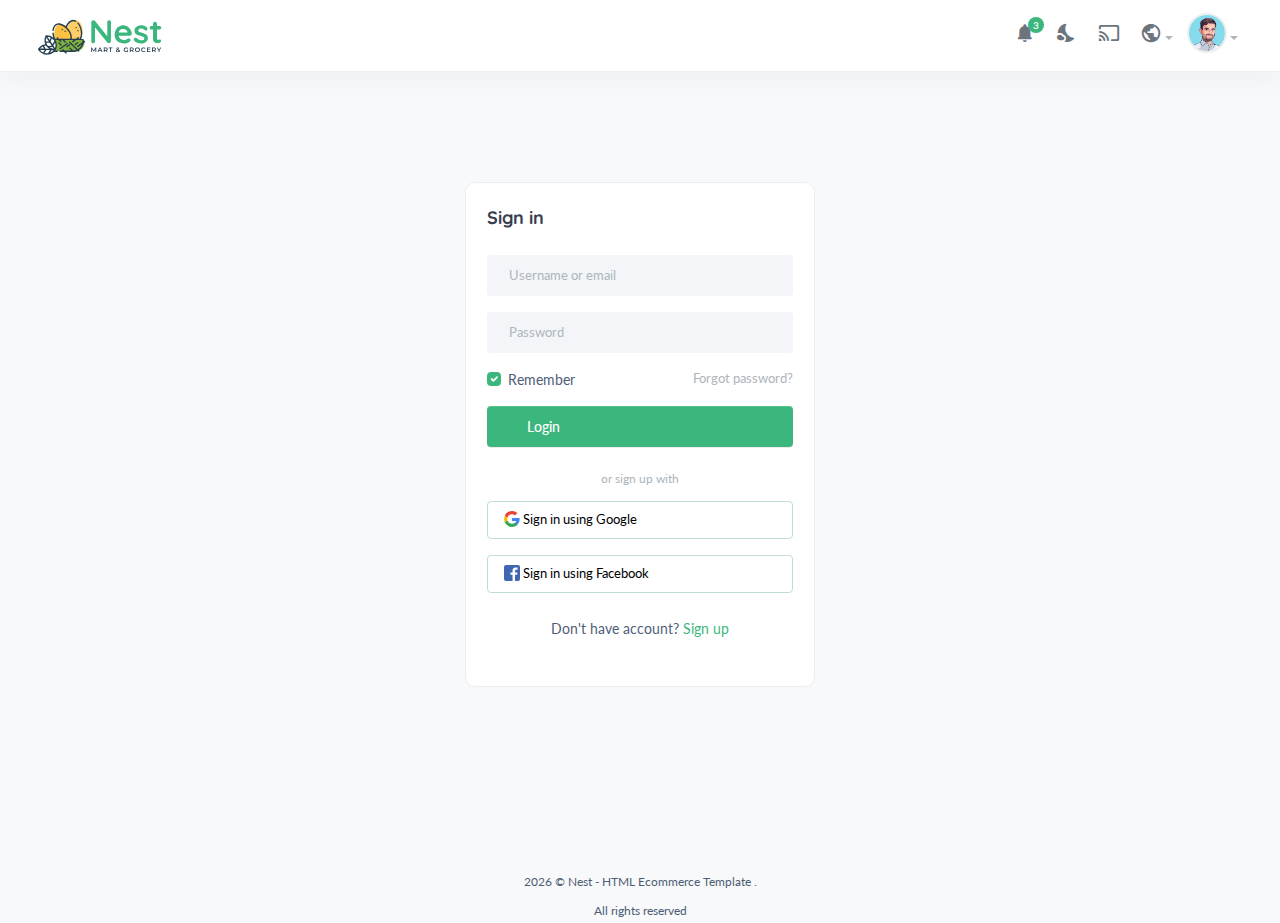
<file: apps/shop/templates/nest-backend/page-account-login.html>
<!DOCTYPE html>
<html lang="en">
    <head>
        <meta charset="utf-8" />
        <title>Nest Dashboard</title>
        <meta http-equiv="x-ua-compatible" content="ie=edge" />
        <meta name="description" content="" />
        <meta name="viewport" content="width=device-width, initial-scale=1" />
        <meta property="og:title" content="" />
        <meta property="og:type" content="" />
        <meta property="og:url" content="" />
        <meta property="og:image" content="" />
        <!-- Favicon -->
        <link rel="shortcut icon" type="image/x-icon" href="assets/imgs/theme/favicon.svg" />
        <!-- Template CSS -->
        <link href="assets/css/main.css?v=1.1" rel="stylesheet" type="text/css" />
    </head>

    <body>
        <main>
            <header class="main-header style-2 navbar">
                <div class="col-brand">
                    <a href="index.html" class="brand-wrap">
                        <img src="assets/imgs/theme/logo.svg" class="logo" alt="Nest Dashboard" />
                    </a>
                </div>
                <div class="col-nav">
                    <ul class="nav">
                        <li class="nav-item">
                            <a class="nav-link btn-icon" href="#">
                                <i class="material-icons md-notifications animation-shake"></i>
                                <span class="badge rounded-pill">3</span>
                            </a>
                        </li>
                        <li class="nav-item">
                            <a class="nav-link btn-icon darkmode" href="#"> <i class="material-icons md-nights_stay"></i> </a>
                        </li>
                        <li class="nav-item">
                            <a href="#" class="requestfullscreen nav-link btn-icon"><i class="material-icons md-cast"></i></a>
                        </li>
                        <li class="dropdown nav-item">
                            <a class="dropdown-toggle" data-bs-toggle="dropdown" href="#" id="dropdownLanguage" aria-expanded="false"><i class="material-icons md-public"></i></a>
                            <div class="dropdown-menu dropdown-menu-end" aria-labelledby="dropdownLanguage">
                                <a class="dropdown-item text-brand" href="#"><img src="assets/imgs/theme/flag-us.png" alt="English" />English</a>
                                <a class="dropdown-item" href="#"><img src="assets/imgs/theme/flag-fr.png" alt="Français" />Français</a>
                                <a class="dropdown-item" href="#"><img src="assets/imgs/theme/flag-jp.png" alt="Français" />日本語</a>
                                <a class="dropdown-item" href="#"><img src="assets/imgs/theme/flag-cn.png" alt="Français" />中国人</a>
                            </div>
                        </li>
                        <li class="dropdown nav-item">
                            <a class="dropdown-toggle" data-bs-toggle="dropdown" href="#" id="dropdownAccount" aria-expanded="false"> <img class="img-xs rounded-circle" src="assets/imgs/people/avatar-2.png" alt="User" /></a>
                            <div class="dropdown-menu dropdown-menu-end" aria-labelledby="dropdownAccount">
                                <a class="dropdown-item" href="#"><i class="material-icons md-perm_identity"></i>Edit Profile</a>
                                <a class="dropdown-item" href="#"><i class="material-icons md-settings"></i>Account Settings</a>
                                <a class="dropdown-item" href="#"><i class="material-icons md-account_balance_wallet"></i>Wallet</a>
                                <a class="dropdown-item" href="#"><i class="material-icons md-receipt"></i>Billing</a>
                                <a class="dropdown-item" href="#"><i class="material-icons md-help_outline"></i>Help center</a>
                                <div class="dropdown-divider"></div>
                                <a class="dropdown-item text-danger" href="#"><i class="material-icons md-exit_to_app"></i>Logout</a>
                            </div>
                        </li>
                    </ul>
                </div>
            </header>
            <section class="content-main mt-80 mb-80">
                <div class="card mx-auto card-login">
                    <div class="card-body">
                        <h4 class="card-title mb-4">Sign in</h4>
                        <form>
                            <div class="mb-3">
                                <input class="form-control" placeholder="Username or email" type="text" />
                            </div>
                            <!-- form-group// -->
                            <div class="mb-3">
                                <input class="form-control" placeholder="Password" type="password" />
                            </div>
                            <!-- form-group// -->
                            <div class="mb-3">
                                <a href="#" class="float-end font-sm text-muted">Forgot password?</a>
                                <label class="form-check">
                                    <input type="checkbox" class="form-check-input" checked="" />
                                    <span class="form-check-label">Remember</span>
                                </label>
                            </div>
                            <!-- form-group form-check .// -->
                            <div class="mb-4">
                                <button type="submit" class="btn btn-primary w-100">Login</button>
                            </div>
                            <!-- form-group// -->
                        </form>
                        <p class="text-center small text-muted mb-15">or sign up with</p>
                        <div class="d-grid gap-3 mb-4">
                            <a href="#" class="btn w-100 btn-light font-sm">
                                <svg aria-hidden="true" class="icon-svg" width="20" height="20" viewBox="0 0 20 20">
                                    <path d="M16.51 8H8.98v3h4.3c-.18 1-.74 1.48-1.6 2.04v2.01h2.6a7.8 7.8 0 002.38-5.88c0-.57-.05-.66-.15-1.18z" fill="#4285F4"></path>
                                    <path d="M8.98 17c2.16 0 3.97-.72 5.3-1.94l-2.6-2a4.8 4.8 0 01-7.18-2.54H1.83v2.07A8 8 0 008.98 17z" fill="#34A853"></path>
                                    <path d="M4.5 10.52a4.8 4.8 0 010-3.04V5.41H1.83a8 8 0 000 7.18l2.67-2.07z" fill="#FBBC05"></path>
                                    <path d="M8.98 4.18c1.17 0 2.23.4 3.06 1.2l2.3-2.3A8 8 0 001.83 5.4L4.5 7.49a4.77 4.77 0 014.48-3.3z" fill="#EA4335"></path>
                                </svg>
                                Sign in using Google
                            </a>
                            <a href="#" class="btn w-100 btn-light font-sm">
                                <svg aria-hidden="true" class="icon-svg" width="20" height="20" viewBox="0 0 20 20">
                                    <path d="M3 1a2 2 0 00-2 2v12c0 1.1.9 2 2 2h12a2 2 0 002-2V3a2 2 0 00-2-2H3zm6.55 16v-6.2H7.46V8.4h2.09V6.61c0-2.07 1.26-3.2 3.1-3.2.88 0 1.64.07 1.87.1v2.16h-1.29c-1 0-1.19.48-1.19 1.18V8.4h2.39l-.31 2.42h-2.08V17h-2.5z" fill="#4167B2"></path>
                                </svg>
                                Sign in using Facebook
                            </a>
                        </div>
                        <p class="text-center mb-4">Don't have account? <a href="#">Sign up</a></p>
                    </div>
                </div>
            </section>
            <footer class="main-footer text-center">
                <p class="font-xs">
                    <script>
                        document.write(new Date().getFullYear());
                    </script>
                    &copy; Nest - HTML Ecommerce Template .
                </p>
                <p class="font-xs mb-30">All rights reserved</p>
            </footer>
        </main>
        <script src="assets/js/vendors/jquery-3.6.0.min.js"></script>
        <script src="assets/js/vendors/bootstrap.bundle.min.js"></script>
        <script src="assets/js/vendors/jquery.fullscreen.min.js"></script>
        <!-- Main Script -->
        <script src="assets/js/main.js?v=1.1" type="text/javascript"></script>
    </body>
</html>
</file>
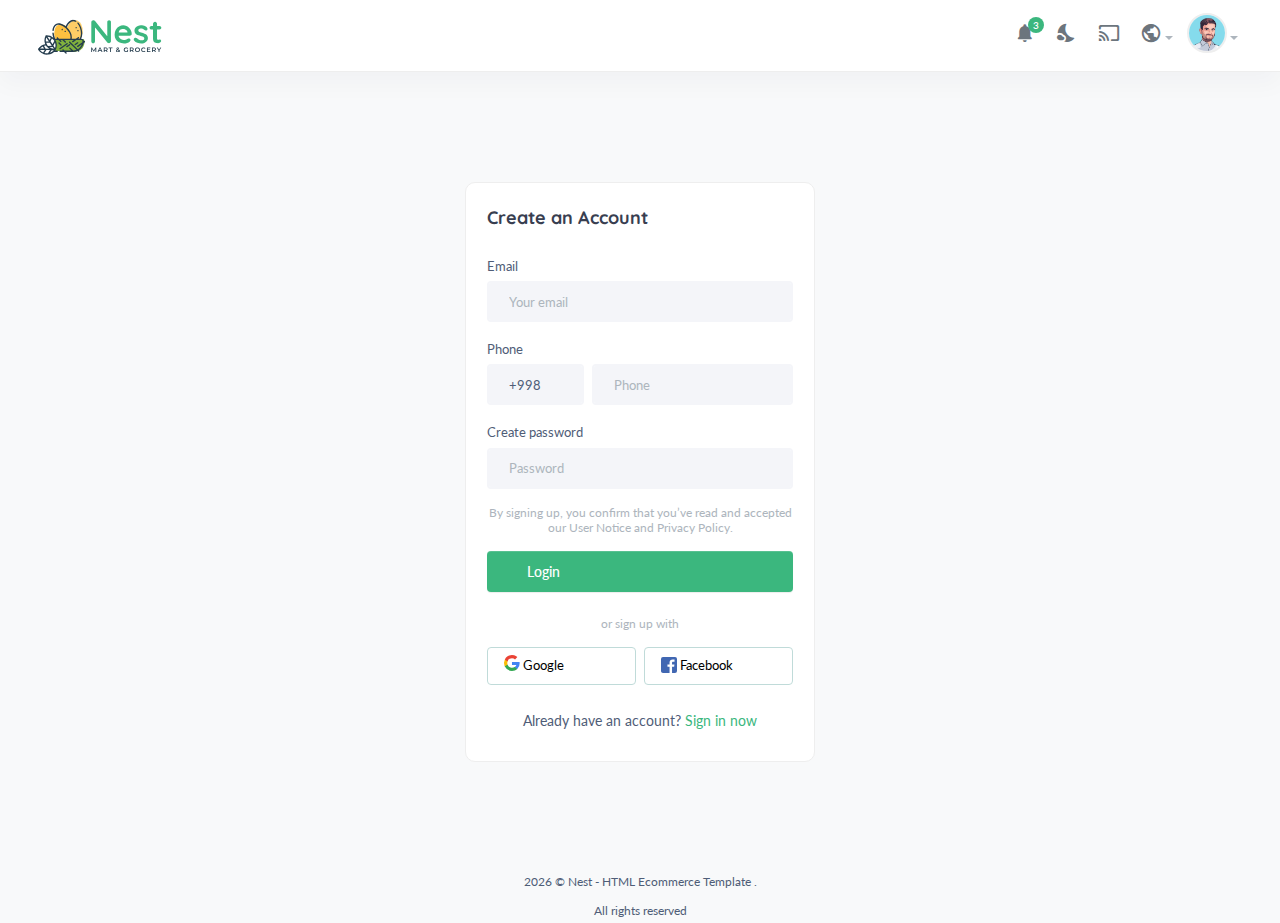
<file: apps/shop/templates/nest-backend/page-account-register.html>
<!DOCTYPE html>
<html lang="en">
    <head>
        <meta charset="utf-8" />
        <title>Nest Dashboard</title>
        <meta http-equiv="x-ua-compatible" content="ie=edge" />
        <meta name="description" content="" />
        <meta name="viewport" content="width=device-width, initial-scale=1" />
        <meta property="og:title" content="" />
        <meta property="og:type" content="" />
        <meta property="og:url" content="" />
        <meta property="og:image" content="" />
        <!-- Favicon -->
        <link rel="shortcut icon" type="image/x-icon" href="assets/imgs/theme/favicon.svg" />
        <!-- Template CSS -->
        <link href="assets/css/main.css?v=1.1" rel="stylesheet" type="text/css" />
    </head>

    <body>
        <main>
            <header class="main-header style-2 navbar">
                <div class="col-brand">
                    <a href="index.html" class="brand-wrap">
                        <img src="assets/imgs/theme/logo.svg" class="logo" alt="Nest Dashboard" />
                    </a>
                </div>
                <div class="col-nav">
                    <ul class="nav">
                        <li class="nav-item">
                            <a class="nav-link btn-icon" href="#">
                                <i class="material-icons md-notifications animation-shake"></i>
                                <span class="badge rounded-pill">3</span>
                            </a>
                        </li>
                        <li class="nav-item">
                            <a class="nav-link btn-icon darkmode" href="#"> <i class="material-icons md-nights_stay"></i> </a>
                        </li>
                        <li class="nav-item">
                            <a href="#" class="requestfullscreen nav-link btn-icon"><i class="material-icons md-cast"></i></a>
                        </li>
                        <li class="dropdown nav-item">
                            <a class="dropdown-toggle" data-bs-toggle="dropdown" href="#" id="dropdownLanguage" aria-expanded="false"><i class="material-icons md-public"></i></a>
                            <div class="dropdown-menu dropdown-menu-end" aria-labelledby="dropdownLanguage">
                                <a class="dropdown-item text-brand" href="#"><img src="assets/imgs/theme/flag-us.png" alt="English" />English</a>
                                <a class="dropdown-item" href="#"><img src="assets/imgs/theme/flag-fr.png" alt="Français" />Français</a>
                                <a class="dropdown-item" href="#"><img src="assets/imgs/theme/flag-jp.png" alt="Français" />日本語</a>
                                <a class="dropdown-item" href="#"><img src="assets/imgs/theme/flag-cn.png" alt="Français" />中国人</a>
                            </div>
                        </li>
                        <li class="dropdown nav-item">
                            <a class="dropdown-toggle" data-bs-toggle="dropdown" href="#" id="dropdownAccount" aria-expanded="false"> <img class="img-xs rounded-circle" src="assets/imgs/people/avatar-2.png" alt="User" /></a>
                            <div class="dropdown-menu dropdown-menu-end" aria-labelledby="dropdownAccount">
                                <a class="dropdown-item" href="#"><i class="material-icons md-perm_identity"></i>Edit Profile</a>
                                <a class="dropdown-item" href="#"><i class="material-icons md-settings"></i>Account Settings</a>
                                <a class="dropdown-item" href="#"><i class="material-icons md-account_balance_wallet"></i>Wallet</a>
                                <a class="dropdown-item" href="#"><i class="material-icons md-receipt"></i>Billing</a>
                                <a class="dropdown-item" href="#"><i class="material-icons md-help_outline"></i>Help center</a>
                                <div class="dropdown-divider"></div>
                                <a class="dropdown-item text-danger" href="#"><i class="material-icons md-exit_to_app"></i>Logout</a>
                            </div>
                        </li>
                    </ul>
                </div>
            </header>
            <section class="content-main mt-80 mb-80">
                <div class="card mx-auto card-login">
                    <div class="card-body">
                        <h4 class="card-title mb-4">Create an Account</h4>
                        <form>
                            <div class="mb-3">
                                <label class="form-label">Email</label>
                                <input class="form-control" placeholder="Your email" type="text" />
                            </div>
                            <!-- form-group// -->
                            <div class="mb-3">
                                <label class="form-label">Phone</label>
                                <div class="row gx-2">
                                    <div class="col-4"><input class="form-control" value="+998" type="text" /></div>
                                    <div class="col-8"><input class="form-control" placeholder="Phone" type="text" /></div>
                                </div>
                            </div>
                            <!-- form-group// -->
                            <div class="mb-3">
                                <label class="form-label">Create password</label>
                                <input class="form-control" placeholder="Password" type="password" />
                            </div>
                            <!-- form-group// -->
                            <div class="mb-3">
                                <p class="small text-center text-muted">By signing up, you confirm that you’ve read and accepted our User Notice and Privacy Policy.</p>
                            </div>
                            <!-- form-group  .// -->
                            <div class="mb-4">
                                <button type="submit" class="btn btn-primary w-100">Login</button>
                            </div>
                            <!-- form-group// -->
                        </form>
                        <p class="text-center small text-muted mb-15">or sign up with</p>
                        <div class="d-flex gap-2 mb-4">
                            <a href="#" class="w-50 btn btn-light font-sm">
                                <svg aria-hidden="true" class="icon-svg" style="vertical-align: bottom; margin-top: -4px" width="20" height="20" viewBox="0 0 20 20">
                                    <path d="M16.51 8H8.98v3h4.3c-.18 1-.74 1.48-1.6 2.04v2.01h2.6a7.8 7.8 0 002.38-5.88c0-.57-.05-.66-.15-1.18z" fill="#4285F4"></path>
                                    <path d="M8.98 17c2.16 0 3.97-.72 5.3-1.94l-2.6-2a4.8 4.8 0 01-7.18-2.54H1.83v2.07A8 8 0 008.98 17z" fill="#34A853"></path>
                                    <path d="M4.5 10.52a4.8 4.8 0 010-3.04V5.41H1.83a8 8 0 000 7.18l2.67-2.07z" fill="#FBBC05"></path>
                                    <path d="M8.98 4.18c1.17 0 2.23.4 3.06 1.2l2.3-2.3A8 8 0 001.83 5.4L4.5 7.49a4.77 4.77 0 014.48-3.3z" fill="#EA4335"></path>
                                </svg>
                                Google
                            </a>
                            <a href="#" class="w-50 btn btn-light font-sm">
                                <svg aria-hidden="true" class="icon-svg" width="20" height="20" viewBox="0 0 20 20">
                                    <path d="M3 1a2 2 0 00-2 2v12c0 1.1.9 2 2 2h12a2 2 0 002-2V3a2 2 0 00-2-2H3zm6.55 16v-6.2H7.46V8.4h2.09V6.61c0-2.07 1.26-3.2 3.1-3.2.88 0 1.64.07 1.87.1v2.16h-1.29c-1 0-1.19.48-1.19 1.18V8.4h2.39l-.31 2.42h-2.08V17h-2.5z" fill="#4167B2"></path>
                                </svg>
                                Facebook
                            </a>
                        </div>
                        <p class="text-center mb-2">Already have an account? <a href="#">Sign in now</a></p>
                    </div>
                </div>
            </section>
            <footer class="main-footer text-center">
                <p class="font-xs">
                    <script>
                        document.write(new Date().getFullYear());
                    </script>
                    &copy; Nest - HTML Ecommerce Template .
                </p>
                <p class="font-xs mb-30">All rights reserved</p>
            </footer>
        </main>
        <script src="assets/js/vendors/jquery-3.6.0.min.js"></script>
        <script src="assets/js/vendors/bootstrap.bundle.min.js"></script>
        <script src="assets/js/vendors/jquery.fullscreen.min.js"></script>
        <!-- Main Script -->
        <script src="assets/js/main.js?v=1.1" type="text/javascript"></script>
    </body>
</html>
</file>
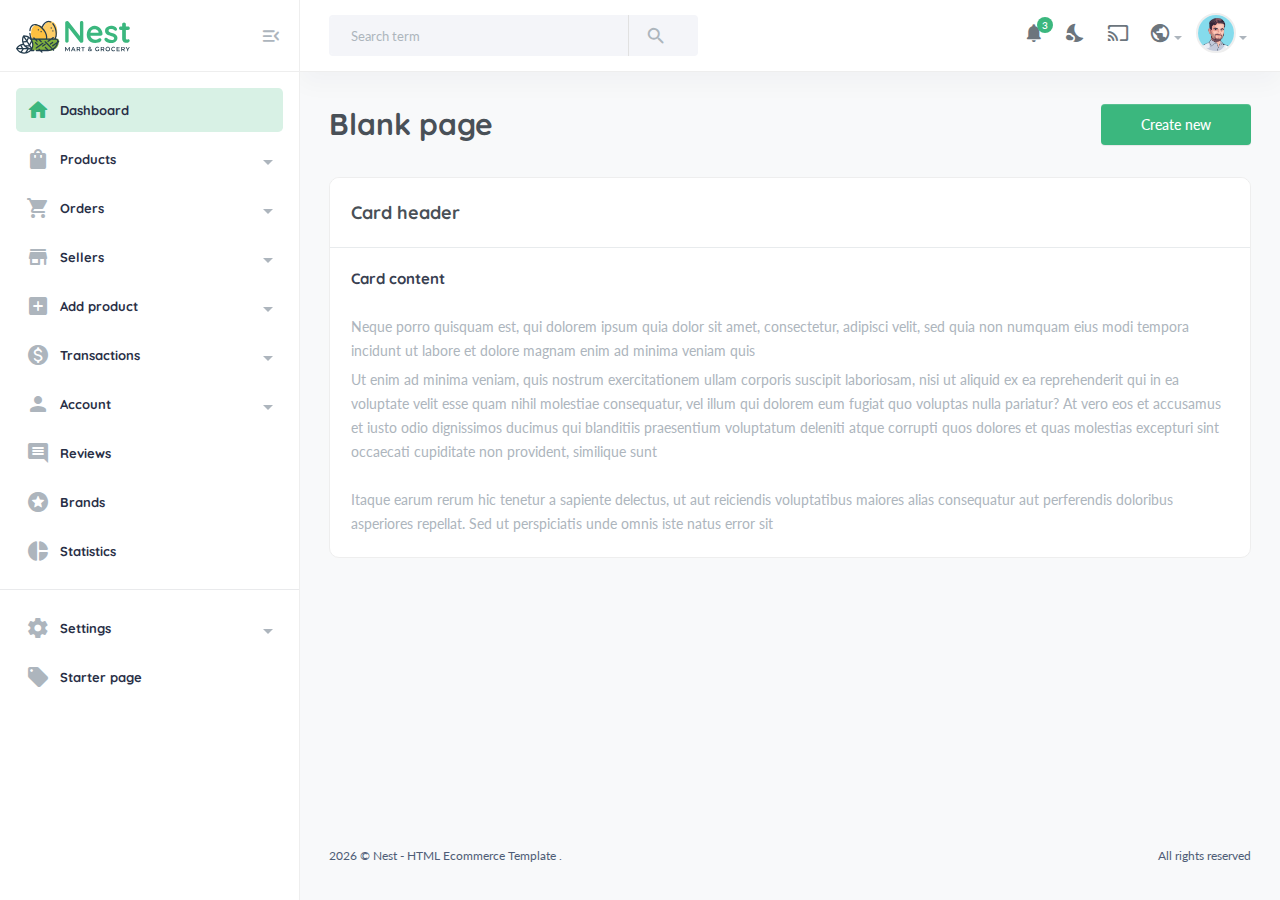
<file: apps/shop/templates/nest-backend/page-blank.html>
<!DOCTYPE html>
<html lang="en">
    <head>
        <meta charset="utf-8" />
        <title>Nest Dashboard</title>
        <meta http-equiv="x-ua-compatible" content="ie=edge" />
        <meta name="description" content="" />
        <meta name="viewport" content="width=device-width, initial-scale=1" />
        <meta property="og:title" content="" />
        <meta property="og:type" content="" />
        <meta property="og:url" content="" />
        <meta property="og:image" content="" />
        <!-- Favicon -->
        <link rel="shortcut icon" type="image/x-icon" href="assets/imgs/theme/favicon.svg" />
        <!-- Template CSS -->
        <link href="assets/css/main.css?v=1.1" rel="stylesheet" type="text/css" />
    </head>

    <body>
        <div class="screen-overlay"></div>
        <aside class="navbar-aside" id="offcanvas_aside">
            <div class="aside-top">
                <a href="index.html" class="brand-wrap">
                    <img src="assets/imgs/theme/logo.svg" class="logo" alt="Nest Dashboard" />
                </a>
                <div>
                    <button class="btn btn-icon btn-aside-minimize"><i class="text-muted material-icons md-menu_open"></i></button>
                </div>
            </div>
            <nav>
                <ul class="menu-aside">
                    <li class="menu-item active">
                        <a class="menu-link" href="index.html">
                            <i class="icon material-icons md-home"></i>
                            <span class="text">Dashboard</span>
                        </a>
                    </li>
                    <li class="menu-item has-submenu">
                        <a class="menu-link" href="page-products-list.html">
                            <i class="icon material-icons md-shopping_bag"></i>
                            <span class="text">Products</span>
                        </a>
                        <div class="submenu">
                            <a href="page-products-list.html">Product List</a>
                            <a href="page-products-grid.html">Product grid</a>
                            <a href="page-products-grid-2.html">Product grid 2</a>
                            <a href="page-categories.html">Categories</a>
                        </div>
                    </li>
                    <li class="menu-item has-submenu">
                        <a class="menu-link" href="page-orders-1.html">
                            <i class="icon material-icons md-shopping_cart"></i>
                            <span class="text">Orders</span>
                        </a>
                        <div class="submenu">
                            <a href="page-orders-1.html">Order list 1</a>
                            <a href="page-orders-2.html">Order list 2</a>
                            <a href="page-orders-detail.html">Order detail</a>
                        </div>
                    </li>
                    <li class="menu-item has-submenu">
                        <a class="menu-link" href="page-sellers-cards.html">
                            <i class="icon material-icons md-store"></i>
                            <span class="text">Sellers</span>
                        </a>
                        <div class="submenu">
                            <a href="page-sellers-cards.html">Sellers cards</a>
                            <a href="page-sellers-list.html">Sellers list</a>
                            <a href="page-seller-detail.html">Seller profile</a>
                        </div>
                    </li>
                    <li class="menu-item has-submenu">
                        <a class="menu-link" href="page-form-product-1.html">
                            <i class="icon material-icons md-add_box"></i>
                            <span class="text">Add product</span>
                        </a>
                        <div class="submenu">
                            <a href="page-form-product-1.html">Add product 1</a>
                            <a href="page-form-product-2.html">Add product 2</a>
                            <a href="page-form-product-3.html">Add product 3</a>
                            <a href="page-form-product-4.html">Add product 4</a>
                        </div>
                    </li>
                    <li class="menu-item has-submenu">
                        <a class="menu-link" href="page-transactions-1.html">
                            <i class="icon material-icons md-monetization_on"></i>
                            <span class="text">Transactions</span>
                        </a>
                        <div class="submenu">
                            <a href="page-transactions-1.html">Transaction 1</a>
                            <a href="page-transactions-2.html">Transaction 2</a>
                        </div>
                    </li>
                    <li class="menu-item has-submenu">
                        <a class="menu-link" href="#">
                            <i class="icon material-icons md-person"></i>
                            <span class="text">Account</span>
                        </a>
                        <div class="submenu">
                            <a href="page-account-login.html">User login</a>
                            <a href="page-account-register.html">User registration</a>
                            <a href="page-error-404.html">Error 404</a>
                        </div>
                    </li>
                    <li class="menu-item">
                        <a class="menu-link" href="page-reviews.html">
                            <i class="icon material-icons md-comment"></i>
                            <span class="text">Reviews</span>
                        </a>
                    </li>
                    <li class="menu-item">
                        <a class="menu-link" href="page-brands.html"> <i class="icon material-icons md-stars"></i> <span class="text">Brands</span> </a>
                    </li>
                    <li class="menu-item">
                        <a class="menu-link" disabled href="#">
                            <i class="icon material-icons md-pie_chart"></i>
                            <span class="text">Statistics</span>
                        </a>
                    </li>
                </ul>
                <hr />
                <ul class="menu-aside">
                    <li class="menu-item has-submenu">
                        <a class="menu-link" href="#">
                            <i class="icon material-icons md-settings"></i>
                            <span class="text">Settings</span>
                        </a>
                        <div class="submenu">
                            <a href="page-settings-1.html">Setting sample 1</a>
                            <a href="page-settings-2.html">Setting sample 2</a>
                        </div>
                    </li>
                    <li class="menu-item">
                        <a class="menu-link" href="page-blank.html">
                            <i class="icon material-icons md-local_offer"></i>
                            <span class="text"> Starter page </span>
                        </a>
                    </li>
                </ul>
                <br />
                <br />
            </nav>
        </aside>
        <main class="main-wrap">
            <header class="main-header navbar">
                <div class="col-search">
                    <form class="searchform">
                        <div class="input-group">
                            <input list="search_terms" type="text" class="form-control" placeholder="Search term" />
                            <button class="btn btn-light bg" type="button"><i class="material-icons md-search"></i></button>
                        </div>
                        <datalist id="search_terms">
                            <option value="Products"></option>
                            <option value="New orders"></option>
                            <option value="Apple iphone"></option>
                            <option value="Ahmed Hassan"></option>
                        </datalist>
                    </form>
                </div>
                <div class="col-nav">
                    <button class="btn btn-icon btn-mobile me-auto" data-trigger="#offcanvas_aside"><i class="material-icons md-apps"></i></button>
                    <ul class="nav">
                        <li class="nav-item">
                            <a class="nav-link btn-icon" href="#">
                                <i class="material-icons md-notifications animation-shake"></i>
                                <span class="badge rounded-pill">3</span>
                            </a>
                        </li>
                        <li class="nav-item">
                            <a class="nav-link btn-icon darkmode" href="#"> <i class="material-icons md-nights_stay"></i> </a>
                        </li>
                        <li class="nav-item">
                            <a href="#" class="requestfullscreen nav-link btn-icon"><i class="material-icons md-cast"></i></a>
                        </li>
                        <li class="dropdown nav-item">
                            <a class="dropdown-toggle" data-bs-toggle="dropdown" href="#" id="dropdownLanguage" aria-expanded="false"><i class="material-icons md-public"></i></a>
                            <div class="dropdown-menu dropdown-menu-end" aria-labelledby="dropdownLanguage">
                                <a class="dropdown-item text-brand" href="#"><img src="assets/imgs/theme/flag-us.png" alt="English" />English</a>
                                <a class="dropdown-item" href="#"><img src="assets/imgs/theme/flag-fr.png" alt="Français" />Français</a>
                                <a class="dropdown-item" href="#"><img src="assets/imgs/theme/flag-jp.png" alt="Français" />日本語</a>
                                <a class="dropdown-item" href="#"><img src="assets/imgs/theme/flag-cn.png" alt="Français" />中国人</a>
                            </div>
                        </li>
                        <li class="dropdown nav-item">
                            <a class="dropdown-toggle" data-bs-toggle="dropdown" href="#" id="dropdownAccount" aria-expanded="false"> <img class="img-xs rounded-circle" src="assets/imgs/people/avatar-2.png" alt="User" /></a>
                            <div class="dropdown-menu dropdown-menu-end" aria-labelledby="dropdownAccount">
                                <a class="dropdown-item" href="#"><i class="material-icons md-perm_identity"></i>Edit Profile</a>
                                <a class="dropdown-item" href="#"><i class="material-icons md-settings"></i>Account Settings</a>
                                <a class="dropdown-item" href="#"><i class="material-icons md-account_balance_wallet"></i>Wallet</a>
                                <a class="dropdown-item" href="#"><i class="material-icons md-receipt"></i>Billing</a>
                                <a class="dropdown-item" href="#"><i class="material-icons md-help_outline"></i>Help center</a>
                                <div class="dropdown-divider"></div>
                                <a class="dropdown-item text-danger" href="#"><i class="material-icons md-exit_to_app"></i>Logout</a>
                            </div>
                        </li>
                    </ul>
                </div>
            </header>
            <section class="content-main">
                <div class="content-header">
                    <h2 class="content-title">Blank page</h2>
                    <div>
                        <a href="#" class="btn btn-primary">Create new</a>
                    </div>
                </div>
                <div class="card mb-4">
                    <header class="card-header">
                        <h4>Card header</h4>
                    </header>
                    <div class="card-body">
                        <h5 class="card-title">Card content</h5>
                        <div class="mt-4">
                            <div class="text-muted font-size-14">
                                <p>Neque porro quisquam est, qui dolorem ipsum quia dolor sit amet, consectetur, adipisci velit, sed quia non numquam eius modi tempora incidunt ut labore et dolore magnam enim ad minima veniam quis</p>
                                <p class="mb-4">Ut enim ad minima veniam, quis nostrum exercitationem ullam corporis suscipit laboriosam, nisi ut aliquid ex ea reprehenderit qui in ea voluptate velit esse quam nihil molestiae consequatur, vel illum qui dolorem eum fugiat quo voluptas nulla pariatur? At vero eos et accusamus et iusto odio dignissimos ducimus qui blanditiis praesentium voluptatum deleniti atque corrupti quos dolores et quas molestias excepturi sint occaecati cupiditate non provident, similique sunt</p>
                                <p>Itaque earum rerum hic tenetur a sapiente delectus, ut aut reiciendis voluptatibus maiores alias consequatur aut perferendis doloribus asperiores repellat. Sed ut perspiciatis unde omnis iste natus error sit</p>
                            </div>
                        </div>
                    </div>
                </div>
                <!-- card end// -->
            </section>
            <footer class="main-footer font-xs">
                <div class="row pb-30 pt-15">
                    <div class="col-sm-6">
                        <script>
                            document.write(new Date().getFullYear());
                        </script>
                        &copy; Nest - HTML Ecommerce Template .
                    </div>
                    <div class="col-sm-6">
                        <div class="text-sm-end">All rights reserved</div>
                    </div>
                </div>
            </footer>
        </main>
        <script src="assets/js/vendors/jquery-3.6.0.min.js"></script>
        <script src="assets/js/vendors/bootstrap.bundle.min.js"></script>
        <script src="assets/js/vendors/select2.min.js"></script>
        <script src="assets/js/vendors/perfect-scrollbar.js"></script>
        <script src="assets/js/vendors/jquery.fullscreen.min.js"></script>
        <!-- Main Script -->
        <script src="assets/js/main.js?v=1.1" type="text/javascript"></script>
    </body>
</html>
</file>
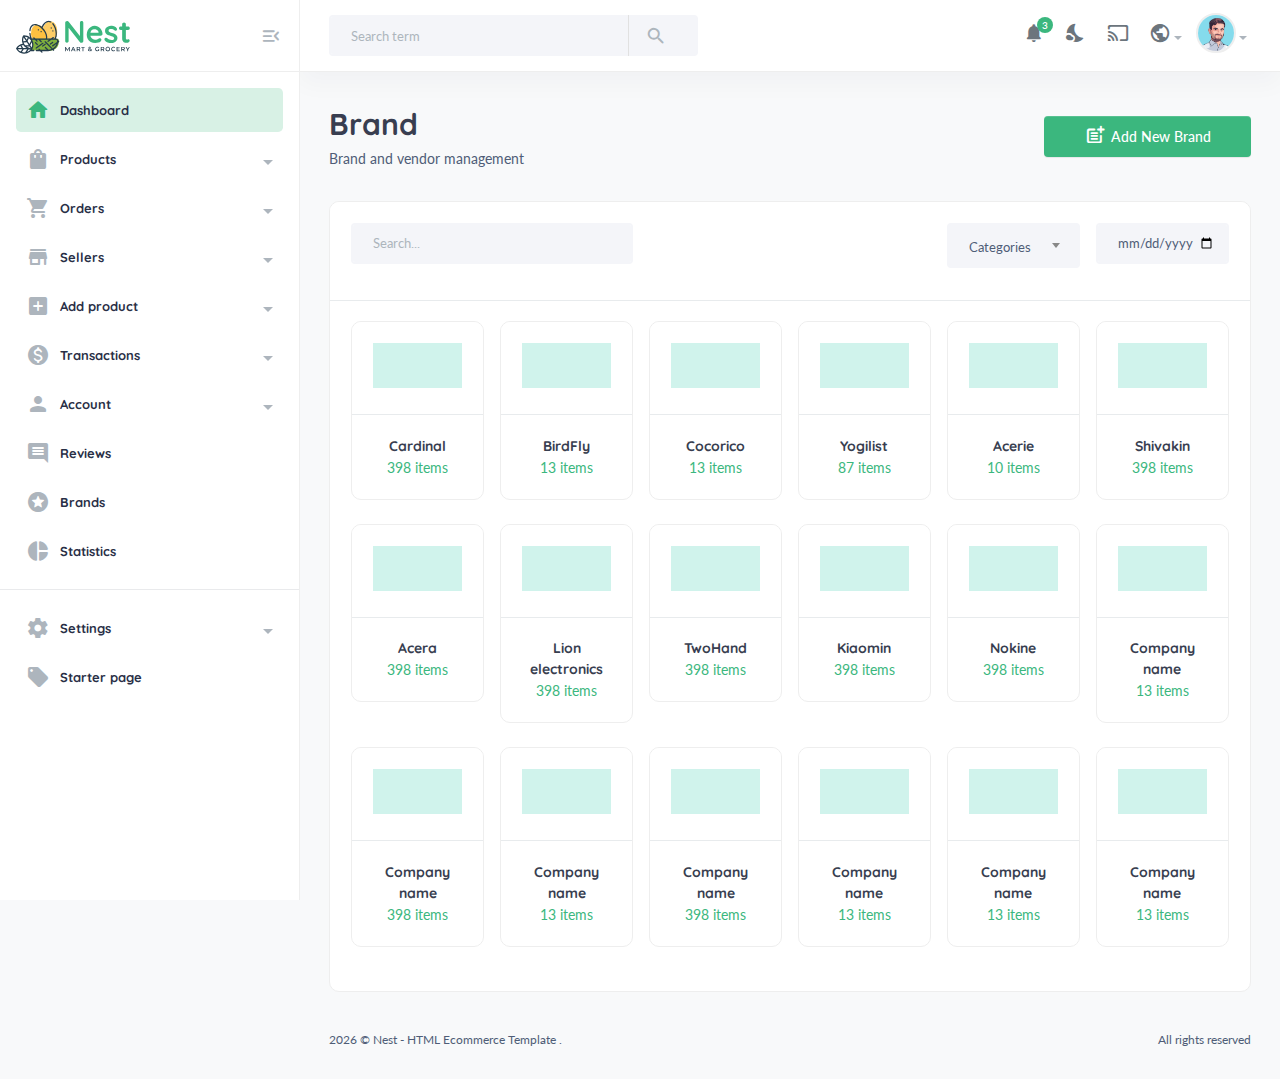
<file: apps/shop/templates/nest-backend/page-brands.html>
<!DOCTYPE html>
<html lang="en">
    <head>
        <meta charset="utf-8" />
        <title>Nest Dashboard</title>
        <meta http-equiv="x-ua-compatible" content="ie=edge" />
        <meta name="description" content="" />
        <meta name="viewport" content="width=device-width, initial-scale=1" />
        <meta property="og:title" content="" />
        <meta property="og:type" content="" />
        <meta property="og:url" content="" />
        <meta property="og:image" content="" />
        <!-- Favicon -->
        <link rel="shortcut icon" type="image/x-icon" href="assets/imgs/theme/favicon.svg" />
        <!-- Template CSS -->
        <link href="assets/css/main.css?v=1.1" rel="stylesheet" type="text/css" />
    </head>

    <body>
        <div class="screen-overlay"></div>
        <aside class="navbar-aside" id="offcanvas_aside">
            <div class="aside-top">
                <a href="index.html" class="brand-wrap">
                    <img src="assets/imgs/theme/logo.svg" class="logo" alt="Nest Dashboard" />
                </a>
                <div>
                    <button class="btn btn-icon btn-aside-minimize"><i class="text-muted material-icons md-menu_open"></i></button>
                </div>
            </div>
            <nav>
                <ul class="menu-aside">
                    <li class="menu-item active">
                        <a class="menu-link" href="index.html">
                            <i class="icon material-icons md-home"></i>
                            <span class="text">Dashboard</span>
                        </a>
                    </li>
                    <li class="menu-item has-submenu">
                        <a class="menu-link" href="page-products-list.html">
                            <i class="icon material-icons md-shopping_bag"></i>
                            <span class="text">Products</span>
                        </a>
                        <div class="submenu">
                            <a href="page-products-list.html">Product List</a>
                            <a href="page-products-grid.html">Product grid</a>
                            <a href="page-products-grid-2.html">Product grid 2</a>
                            <a href="page-categories.html">Categories</a>
                        </div>
                    </li>
                    <li class="menu-item has-submenu">
                        <a class="menu-link" href="page-orders-1.html">
                            <i class="icon material-icons md-shopping_cart"></i>
                            <span class="text">Orders</span>
                        </a>
                        <div class="submenu">
                            <a href="page-orders-1.html">Order list 1</a>
                            <a href="page-orders-2.html">Order list 2</a>
                            <a href="page-orders-detail.html">Order detail</a>
                        </div>
                    </li>
                    <li class="menu-item has-submenu">
                        <a class="menu-link" href="page-sellers-cards.html">
                            <i class="icon material-icons md-store"></i>
                            <span class="text">Sellers</span>
                        </a>
                        <div class="submenu">
                            <a href="page-sellers-cards.html">Sellers cards</a>
                            <a href="page-sellers-list.html">Sellers list</a>
                            <a href="page-seller-detail.html">Seller profile</a>
                        </div>
                    </li>
                    <li class="menu-item has-submenu">
                        <a class="menu-link" href="page-form-product-1.html">
                            <i class="icon material-icons md-add_box"></i>
                            <span class="text">Add product</span>
                        </a>
                        <div class="submenu">
                            <a href="page-form-product-1.html">Add product 1</a>
                            <a href="page-form-product-2.html">Add product 2</a>
                            <a href="page-form-product-3.html">Add product 3</a>
                            <a href="page-form-product-4.html">Add product 4</a>
                        </div>
                    </li>
                    <li class="menu-item has-submenu">
                        <a class="menu-link" href="page-transactions-1.html">
                            <i class="icon material-icons md-monetization_on"></i>
                            <span class="text">Transactions</span>
                        </a>
                        <div class="submenu">
                            <a href="page-transactions-1.html">Transaction 1</a>
                            <a href="page-transactions-2.html">Transaction 2</a>
                        </div>
                    </li>
                    <li class="menu-item has-submenu">
                        <a class="menu-link" href="#">
                            <i class="icon material-icons md-person"></i>
                            <span class="text">Account</span>
                        </a>
                        <div class="submenu">
                            <a href="page-account-login.html">User login</a>
                            <a href="page-account-register.html">User registration</a>
                            <a href="page-error-404.html">Error 404</a>
                        </div>
                    </li>
                    <li class="menu-item">
                        <a class="menu-link" href="page-reviews.html">
                            <i class="icon material-icons md-comment"></i>
                            <span class="text">Reviews</span>
                        </a>
                    </li>
                    <li class="menu-item">
                        <a class="menu-link" href="page-brands.html"> <i class="icon material-icons md-stars"></i> <span class="text">Brands</span> </a>
                    </li>
                    <li class="menu-item">
                        <a class="menu-link" disabled href="#">
                            <i class="icon material-icons md-pie_chart"></i>
                            <span class="text">Statistics</span>
                        </a>
                    </li>
                </ul>
                <hr />
                <ul class="menu-aside">
                    <li class="menu-item has-submenu">
                        <a class="menu-link" href="#">
                            <i class="icon material-icons md-settings"></i>
                            <span class="text">Settings</span>
                        </a>
                        <div class="submenu">
                            <a href="page-settings-1.html">Setting sample 1</a>
                            <a href="page-settings-2.html">Setting sample 2</a>
                        </div>
                    </li>
                    <li class="menu-item">
                        <a class="menu-link" href="page-blank.html">
                            <i class="icon material-icons md-local_offer"></i>
                            <span class="text"> Starter page </span>
                        </a>
                    </li>
                </ul>
                <br />
                <br />
            </nav>
        </aside>
        <main class="main-wrap">
            <header class="main-header navbar">
                <div class="col-search">
                    <form class="searchform">
                        <div class="input-group">
                            <input list="search_terms" type="text" class="form-control" placeholder="Search term" />
                            <button class="btn btn-light bg" type="button"><i class="material-icons md-search"></i></button>
                        </div>
                        <datalist id="search_terms">
                            <option value="Products"></option>
                            <option value="New orders"></option>
                            <option value="Apple iphone"></option>
                            <option value="Ahmed Hassan"></option>
                        </datalist>
                    </form>
                </div>
                <div class="col-nav">
                    <button class="btn btn-icon btn-mobile me-auto" data-trigger="#offcanvas_aside"><i class="material-icons md-apps"></i></button>
                    <ul class="nav">
                        <li class="nav-item">
                            <a class="nav-link btn-icon" href="#">
                                <i class="material-icons md-notifications animation-shake"></i>
                                <span class="badge rounded-pill">3</span>
                            </a>
                        </li>
                        <li class="nav-item">
                            <a class="nav-link btn-icon darkmode" href="#"> <i class="material-icons md-nights_stay"></i> </a>
                        </li>
                        <li class="nav-item">
                            <a href="#" class="requestfullscreen nav-link btn-icon"><i class="material-icons md-cast"></i></a>
                        </li>
                        <li class="dropdown nav-item">
                            <a class="dropdown-toggle" data-bs-toggle="dropdown" href="#" id="dropdownLanguage" aria-expanded="false"><i class="material-icons md-public"></i></a>
                            <div class="dropdown-menu dropdown-menu-end" aria-labelledby="dropdownLanguage">
                                <a class="dropdown-item text-brand" href="#"><img src="assets/imgs/theme/flag-us.png" alt="English" />English</a>
                                <a class="dropdown-item" href="#"><img src="assets/imgs/theme/flag-fr.png" alt="Français" />Français</a>
                                <a class="dropdown-item" href="#"><img src="assets/imgs/theme/flag-jp.png" alt="Français" />日本語</a>
                                <a class="dropdown-item" href="#"><img src="assets/imgs/theme/flag-cn.png" alt="Français" />中国人</a>
                            </div>
                        </li>
                        <li class="dropdown nav-item">
                            <a class="dropdown-toggle" data-bs-toggle="dropdown" href="#" id="dropdownAccount" aria-expanded="false"> <img class="img-xs rounded-circle" src="assets/imgs/people/avatar-2.png" alt="User" /></a>
                            <div class="dropdown-menu dropdown-menu-end" aria-labelledby="dropdownAccount">
                                <a class="dropdown-item" href="#"><i class="material-icons md-perm_identity"></i>Edit Profile</a>
                                <a class="dropdown-item" href="#"><i class="material-icons md-settings"></i>Account Settings</a>
                                <a class="dropdown-item" href="#"><i class="material-icons md-account_balance_wallet"></i>Wallet</a>
                                <a class="dropdown-item" href="#"><i class="material-icons md-receipt"></i>Billing</a>
                                <a class="dropdown-item" href="#"><i class="material-icons md-help_outline"></i>Help center</a>
                                <div class="dropdown-divider"></div>
                                <a class="dropdown-item text-danger" href="#"><i class="material-icons md-exit_to_app"></i>Logout</a>
                            </div>
                        </li>
                    </ul>
                </div>
            </header>
            <section class="content-main">
                <div class="content-header">
                    <div>
                        <h2 class="content-title card-title">Brand</h2>
                        <p>Brand and vendor management</p>
                    </div>
                    <div>
                        <a href="#" class="btn btn-primary"><i class="text-muted material-icons md-post_add"></i>Add New Brand</a>
                    </div>
                </div>
                <div class="card mb-4">
                    <header class="card-header">
                        <div class="row gx-3">
                            <div class="col-lg-4 mb-lg-0 mb-15 me-auto">
                                <input type="text" placeholder="Search..." class="form-control" />
                            </div>
                            <div class="col-lg-2 col-6">
                                <div class="custom_select">
                                    <select class="form-select select-nice">
                                        <option selected>Categories</option>
                                        <option>Technology</option>
                                        <option>Fashion</option>
                                        <option>Home Decor</option>
                                        <option>Healthy</option>
                                        <option>Travel</option>
                                        <option>Auto-car</option>
                                    </select>
                                </div>
                            </div>
                            <div class="col-lg-2 col-6">
                                <input type="date" class="form-control" name="" />
                            </div>
                        </div>
                    </header>
                    <!-- card-header end// -->
                    <div class="card-body">
                        <div class="row gx-3">
                            <div class="col-xl-2 col-lg-3 col-md-4 col-6">
                                <figure class="card border-1">
                                    <div class="card-header bg-white text-center">
                                        <img height="76" src="assets/imgs/brands/brand-1.jpg" class="img-fluid" alt="Logo" />
                                    </div>
                                    <figcaption class="card-body text-center">
                                        <h6 class="card-title m-0">Cardinal</h6>
                                        <a href="#"> 398 items </a>
                                    </figcaption>
                                </figure>
                            </div>
                            <!-- col.// -->
                            <div class="col-xl-2 col-lg-3 col-md-4 col-6">
                                <figure class="card border-1">
                                    <div class="card-header bg-white text-center">
                                        <img height="76" src="assets/imgs/brands/brand-2.jpg" class="img-fluid" alt="Logo" />
                                    </div>
                                    <figcaption class="card-body text-center">
                                        <h6 class="card-title m-0">BirdFly</h6>
                                        <a href="#"> 13 items </a>
                                    </figcaption>
                                </figure>
                            </div>
                            <!-- col.// -->
                            <div class="col-xl-2 col-lg-3 col-md-4 col-6">
                                <figure class="card border-1">
                                    <div class="card-header bg-white text-center">
                                        <img height="76" src="assets/imgs/brands/brand-3.jpg" class="img-fluid" alt="Logo" />
                                    </div>
                                    <figcaption class="card-body text-center">
                                        <h6 class="card-title m-0">Cocorico</h6>
                                        <a href="#"> 13 items </a>
                                    </figcaption>
                                </figure>
                            </div>
                            <!-- col.// -->
                            <div class="col-xl-2 col-lg-3 col-md-4 col-6">
                                <figure class="card border-1">
                                    <div class="card-header bg-white text-center">
                                        <img height="76" src="assets/imgs/brands/brand-4.jpg" class="img-fluid" alt="Logo" />
                                    </div>
                                    <figcaption class="card-body text-center">
                                        <h6 class="card-title m-0">Yogilist</h6>
                                        <a href="#"> 87 items </a>
                                    </figcaption>
                                </figure>
                            </div>
                            <!-- col.// -->
                            <div class="col-xl-2 col-lg-3 col-md-4 col-6">
                                <figure class="card border-1">
                                    <div class="card-header bg-white text-center">
                                        <img height="76" src="assets/imgs/brands/brand-5.jpg" class="img-fluid" alt="Logo" />
                                    </div>
                                    <figcaption class="card-body text-center">
                                        <h6 class="card-title m-0">Acerie</h6>
                                        <a href="#"> 10 items </a>
                                    </figcaption>
                                </figure>
                            </div>
                            <!-- col.// -->
                            <div class="col-xl-2 col-lg-3 col-md-4 col-6">
                                <figure class="card border-1">
                                    <div class="card-header bg-white text-center">
                                        <img height="76" src="assets/imgs/brands/brand-6.jpg" class="img-fluid" alt="Logo" />
                                    </div>
                                    <figcaption class="card-body text-center">
                                        <h6 class="card-title m-0">Shivakin</h6>
                                        <a href="#"> 398 items </a>
                                    </figcaption>
                                </figure>
                            </div>
                            <!-- col.// -->
                            <div class="col-xl-2 col-lg-3 col-md-4 col-6">
                                <figure class="card border-1">
                                    <div class="card-header bg-white text-center">
                                        <img height="76" src="assets/imgs/brands/brand-7.jpg" class="img-fluid" alt="Logo" />
                                    </div>
                                    <figcaption class="card-body text-center">
                                        <h6 class="card-title m-0">Acera</h6>
                                        <a href="#"> 398 items </a>
                                    </figcaption>
                                </figure>
                            </div>
                            <!-- col.// -->
                            <div class="col-xl-2 col-lg-3 col-md-4 col-6">
                                <figure class="card border-1">
                                    <div class="card-header bg-white text-center">
                                        <img height="76" src="assets/imgs/brands/brand-8.jpg" class="img-fluid" alt="Logo" />
                                    </div>
                                    <figcaption class="card-body text-center">
                                        <h6 class="card-title m-0">Lion electronics</h6>
                                        <a href="#"> 398 items </a>
                                    </figcaption>
                                </figure>
                            </div>
                            <!-- col.// -->
                            <div class="col-xl-2 col-lg-3 col-md-4 col-6">
                                <figure class="card border-1">
                                    <div class="card-header bg-white text-center">
                                        <img height="76" src="assets/imgs/brands/brand-9.jpg" class="img-fluid" alt="Logo" />
                                    </div>
                                    <figcaption class="card-body text-center">
                                        <h6 class="card-title m-0">TwoHand</h6>
                                        <a href="#"> 398 items </a>
                                    </figcaption>
                                </figure>
                            </div>
                            <!-- col.// -->
                            <div class="col-xl-2 col-lg-3 col-md-4 col-6">
                                <figure class="card border-1">
                                    <div class="card-header bg-white text-center">
                                        <img height="76" src="assets/imgs/brands/brand-10.jpg" class="img-fluid" alt="Logo" />
                                    </div>
                                    <figcaption class="card-body text-center">
                                        <h6 class="card-title m-0">Kiaomin</h6>
                                        <a href="#"> 398 items </a>
                                    </figcaption>
                                </figure>
                            </div>
                            <!-- col.// -->
                            <div class="col-xl-2 col-lg-3 col-md-4 col-6">
                                <figure class="card border-1">
                                    <div class="card-header bg-white text-center">
                                        <img height="76" src="assets/imgs/brands/brand-11.jpg" class="img-fluid" alt="Logo" />
                                    </div>
                                    <figcaption class="card-body text-center">
                                        <h6 class="card-title m-0">Nokine</h6>
                                        <a href="#"> 398 items </a>
                                    </figcaption>
                                </figure>
                            </div>
                            <!-- col.// -->
                            <div class="col-xl-2 col-lg-3 col-md-4 col-6">
                                <figure class="card border-1">
                                    <div class="card-header bg-white text-center">
                                        <img height="76" src="assets/imgs/brands/brand-12.jpg" class="img-fluid" alt="Logo" />
                                    </div>
                                    <figcaption class="card-body text-center">
                                        <h6 class="card-title m-0">Company name</h6>
                                        <a href="#"> 13 items </a>
                                    </figcaption>
                                </figure>
                            </div>
                            <!-- col.// -->
                            <div class="col-xl-2 col-lg-3 col-md-4 col-6">
                                <figure class="card border-1">
                                    <div class="card-header bg-white text-center">
                                        <img height="76" src="assets/imgs/brands/brand-13.jpg" class="img-fluid" alt="Logo" />
                                    </div>
                                    <figcaption class="card-body text-center">
                                        <h6 class="card-title m-0">Company name</h6>
                                        <a href="#"> 398 items </a>
                                    </figcaption>
                                </figure>
                            </div>
                            <!-- col.// -->
                            <div class="col-xl-2 col-lg-3 col-md-4 col-6">
                                <figure class="card border-1">
                                    <div class="card-header bg-white text-center">
                                        <img height="76" src="assets/imgs/brands/brand-14.jpg" class="img-fluid" alt="Logo" />
                                    </div>
                                    <figcaption class="card-body text-center">
                                        <h6 class="card-title m-0">Company name</h6>
                                        <a href="#"> 13 items </a>
                                    </figcaption>
                                </figure>
                            </div>
                            <!-- col.// -->
                            <div class="col-xl-2 col-lg-3 col-md-4 col-6">
                                <figure class="card border-1">
                                    <div class="card-header bg-white text-center">
                                        <img height="76" src="assets/imgs/brands/brand-15.jpg" class="img-fluid" alt="Logo" />
                                    </div>
                                    <figcaption class="card-body text-center">
                                        <h6 class="card-title m-0">Company name</h6>
                                        <a href="#"> 398 items </a>
                                    </figcaption>
                                </figure>
                            </div>
                            <!-- col.// -->
                            <div class="col-xl-2 col-lg-3 col-md-4 col-6">
                                <figure class="card border-1">
                                    <div class="card-header bg-white text-center">
                                        <img height="76" src="assets/imgs/brands/brand-16.jpg" class="img-fluid" alt="Logo" />
                                    </div>
                                    <figcaption class="card-body text-center">
                                        <h6 class="card-title m-0">Company name</h6>
                                        <a href="#"> 13 items </a>
                                    </figcaption>
                                </figure>
                            </div>
                            <!-- col.// -->
                            <div class="col-xl-2 col-lg-3 col-md-4 col-6">
                                <figure class="card border-1">
                                    <div class="card-header bg-white text-center">
                                        <img height="76" src="assets/imgs/brands/brand-17.jpg" class="img-fluid" alt="Logo" />
                                    </div>
                                    <figcaption class="card-body text-center">
                                        <h6 class="card-title m-0">Company name</h6>
                                        <a href="#"> 13 items </a>
                                    </figcaption>
                                </figure>
                            </div>
                            <!-- col.// -->
                            <div class="col-xl-2 col-lg-3 col-md-4 col-6">
                                <figure class="card border-1">
                                    <div class="card-header bg-white text-center">
                                        <img height="76" src="assets/imgs/brands/brand-18.jpg" class="img-fluid" alt="Logo" />
                                    </div>
                                    <figcaption class="card-body text-center">
                                        <h6 class="card-title m-0">Company name</h6>
                                        <a href="#"> 13 items </a>
                                    </figcaption>
                                </figure>
                            </div>
                            <!-- col.// -->
                        </div>
                        <!-- row.// -->
                    </div>
                    <!-- card-body end// -->
                </div>
                <!-- card end// -->
            </section>
            <!-- content-main end// -->
            <footer class="main-footer font-xs">
                <div class="row pb-30 pt-15">
                    <div class="col-sm-6">
                        <script>
                            document.write(new Date().getFullYear());
                        </script>
                        &copy; Nest - HTML Ecommerce Template .
                    </div>
                    <div class="col-sm-6">
                        <div class="text-sm-end">All rights reserved</div>
                    </div>
                </div>
            </footer>
        </main>
        <script src="assets/js/vendors/jquery-3.6.0.min.js"></script>
        <script src="assets/js/vendors/bootstrap.bundle.min.js"></script>
        <script src="assets/js/vendors/select2.min.js"></script>
        <script src="assets/js/vendors/perfect-scrollbar.js"></script>
        <script src="assets/js/vendors/jquery.fullscreen.min.js"></script>
        <!-- Main Script -->
        <script src="assets/js/main.js?v=1.1" type="text/javascript"></script>
    </body>
</html>
</file>
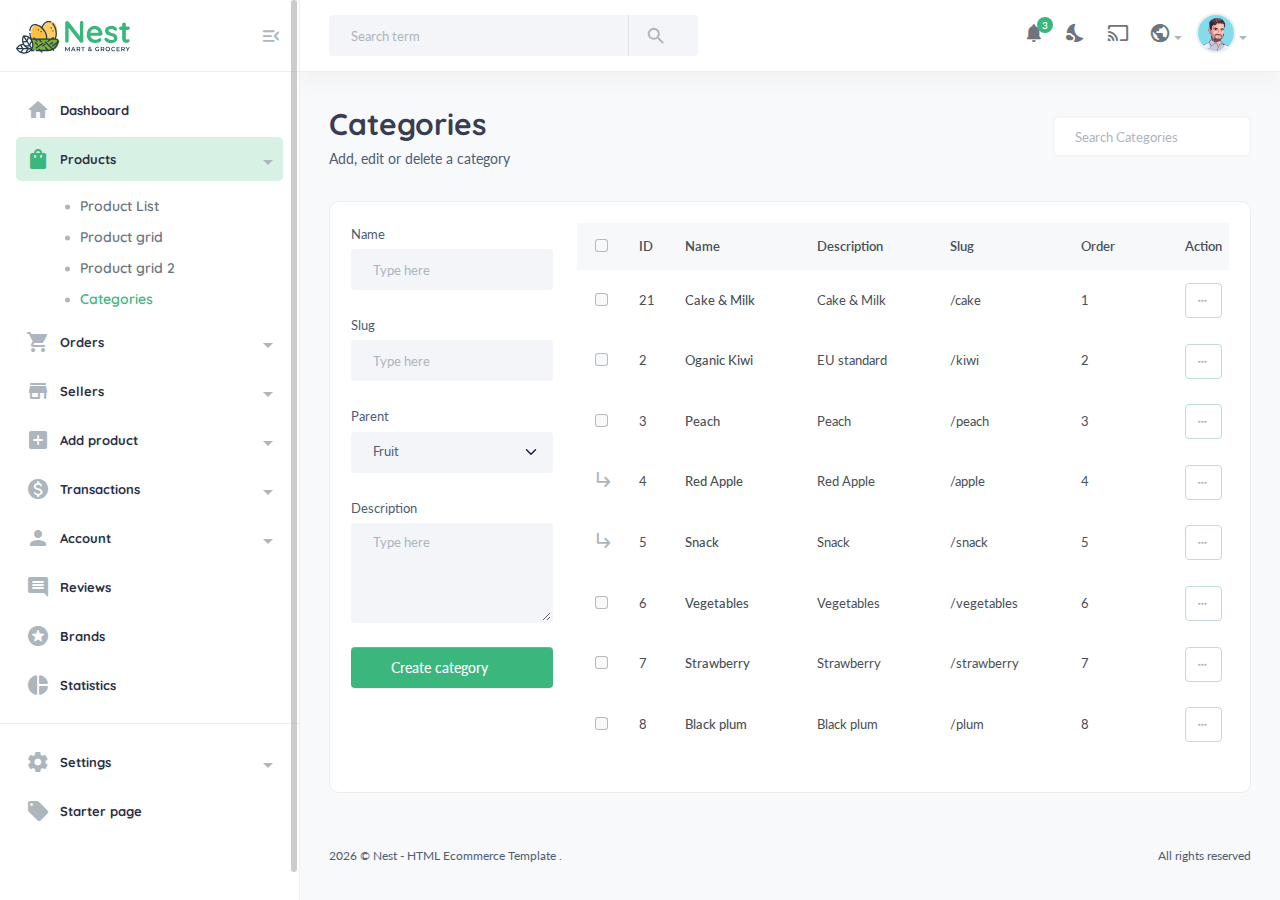
<file: apps/shop/templates/nest-backend/page-categories.html>
<!DOCTYPE html>
<html lang="en">
    <head>
        <meta charset="utf-8" />
        <title>Nest Dashboard</title>
        <meta http-equiv="x-ua-compatible" content="ie=edge" />
        <meta name="description" content="" />
        <meta name="viewport" content="width=device-width, initial-scale=1" />
        <meta property="og:title" content="" />
        <meta property="og:type" content="" />
        <meta property="og:url" content="" />
        <meta property="og:image" content="" />
        <!-- Favicon -->
        <link rel="shortcut icon" type="image/x-icon" href="assets/imgs/theme/favicon.svg" />
        <!-- Template CSS -->
        <link href="assets/css/main.css?v=1.1" rel="stylesheet" type="text/css" />
    </head>

    <body>
        <div class="screen-overlay"></div>
        <aside class="navbar-aside" id="offcanvas_aside">
            <div class="aside-top">
                <a href="index.html" class="brand-wrap">
                    <img src="assets/imgs/theme/logo.svg" class="logo" alt="Nest Dashboard" />
                </a>
                <div>
                    <button class="btn btn-icon btn-aside-minimize"><i class="text-muted material-icons md-menu_open"></i></button>
                </div>
            </div>
            <nav>
                <ul class="menu-aside">
                    <li class="menu-item">
                        <a class="menu-link" href="index.html">
                            <i class="icon material-icons md-home"></i>
                            <span class="text">Dashboard</span>
                        </a>
                    </li>
                    <li class="menu-item has-submenu active">
                        <a class="menu-link" href="page-products-list.html">
                            <i class="icon material-icons md-shopping_bag"></i>
                            <span class="text">Products</span>
                        </a>
                        <div class="submenu">
                            <a href="page-products-list.html">Product List</a>
                            <a href="page-products-grid.html">Product grid</a>
                            <a href="page-products-grid-2.html">Product grid 2</a>
                            <a href="page-categories.html" class="active">Categories</a>
                        </div>
                    </li>
                    <li class="menu-item has-submenu">
                        <a class="menu-link" href="page-orders-1.html">
                            <i class="icon material-icons md-shopping_cart"></i>
                            <span class="text">Orders</span>
                        </a>
                        <div class="submenu">
                            <a href="page-orders-1.html">Order list 1</a>
                            <a href="page-orders-2.html">Order list 2</a>
                            <a href="page-orders-detail.html">Order detail</a>
                        </div>
                    </li>
                    <li class="menu-item has-submenu">
                        <a class="menu-link" href="page-sellers-cards.html">
                            <i class="icon material-icons md-store"></i>
                            <span class="text">Sellers</span>
                        </a>
                        <div class="submenu">
                            <a href="page-sellers-cards.html">Sellers cards</a>
                            <a href="page-sellers-list.html">Sellers list</a>
                            <a href="page-seller-detail.html">Seller profile</a>
                        </div>
                    </li>
                    <li class="menu-item has-submenu">
                        <a class="menu-link" href="page-form-product-1.html">
                            <i class="icon material-icons md-add_box"></i>
                            <span class="text">Add product</span>
                        </a>
                        <div class="submenu">
                            <a href="page-form-product-1.html">Add product 1</a>
                            <a href="page-form-product-2.html">Add product 2</a>
                            <a href="page-form-product-3.html">Add product 3</a>
                            <a href="page-form-product-4.html">Add product 4</a>
                        </div>
                    </li>
                    <li class="menu-item has-submenu">
                        <a class="menu-link" href="page-transactions-1.html">
                            <i class="icon material-icons md-monetization_on"></i>
                            <span class="text">Transactions</span>
                        </a>
                        <div class="submenu">
                            <a href="page-transactions-1.html">Transaction 1</a>
                            <a href="page-transactions-2.html">Transaction 2</a>
                        </div>
                    </li>
                    <li class="menu-item has-submenu">
                        <a class="menu-link" href="#">
                            <i class="icon material-icons md-person"></i>
                            <span class="text">Account</span>
                        </a>
                        <div class="submenu">
                            <a href="page-account-login.html">User login</a>
                            <a href="page-account-register.html">User registration</a>
                            <a href="page-error-404.html">Error 404</a>
                        </div>
                    </li>
                    <li class="menu-item">
                        <a class="menu-link" href="page-reviews.html">
                            <i class="icon material-icons md-comment"></i>
                            <span class="text">Reviews</span>
                        </a>
                    </li>
                    <li class="menu-item">
                        <a class="menu-link" href="page-brands.html"> <i class="icon material-icons md-stars"></i> <span class="text">Brands</span> </a>
                    </li>
                    <li class="menu-item">
                        <a class="menu-link" disabled href="#">
                            <i class="icon material-icons md-pie_chart"></i>
                            <span class="text">Statistics</span>
                        </a>
                    </li>
                </ul>
                <hr />
                <ul class="menu-aside">
                    <li class="menu-item has-submenu">
                        <a class="menu-link" href="#">
                            <i class="icon material-icons md-settings"></i>
                            <span class="text">Settings</span>
                        </a>
                        <div class="submenu">
                            <a href="page-settings-1.html">Setting sample 1</a>
                            <a href="page-settings-2.html">Setting sample 2</a>
                        </div>
                    </li>
                    <li class="menu-item">
                        <a class="menu-link" href="page-blank.html">
                            <i class="icon material-icons md-local_offer"></i>
                            <span class="text"> Starter page </span>
                        </a>
                    </li>
                </ul>
                <br />
                <br />
            </nav>
        </aside>
        <main class="main-wrap">
            <header class="main-header navbar">
                <div class="col-search">
                    <form class="searchform">
                        <div class="input-group">
                            <input list="search_terms" type="text" class="form-control" placeholder="Search term" />
                            <button class="btn btn-light bg" type="button"><i class="material-icons md-search"></i></button>
                        </div>
                        <datalist id="search_terms">
                            <option value="Products"></option>
                            <option value="New orders"></option>
                            <option value="Apple iphone"></option>
                            <option value="Ahmed Hassan"></option>
                        </datalist>
                    </form>
                </div>
                <div class="col-nav">
                    <button class="btn btn-icon btn-mobile me-auto" data-trigger="#offcanvas_aside"><i class="material-icons md-apps"></i></button>
                    <ul class="nav">
                        <li class="nav-item">
                            <a class="nav-link btn-icon" href="#">
                                <i class="material-icons md-notifications animation-shake"></i>
                                <span class="badge rounded-pill">3</span>
                            </a>
                        </li>
                        <li class="nav-item">
                            <a class="nav-link btn-icon darkmode" href="#"> <i class="material-icons md-nights_stay"></i> </a>
                        </li>
                        <li class="nav-item">
                            <a href="#" class="requestfullscreen nav-link btn-icon"><i class="material-icons md-cast"></i></a>
                        </li>
                        <li class="dropdown nav-item">
                            <a class="dropdown-toggle" data-bs-toggle="dropdown" href="#" id="dropdownLanguage" aria-expanded="false"><i class="material-icons md-public"></i></a>
                            <div class="dropdown-menu dropdown-menu-end" aria-labelledby="dropdownLanguage">
                                <a class="dropdown-item text-brand" href="#"><img src="assets/imgs/theme/flag-us.png" alt="English" />English</a>
                                <a class="dropdown-item" href="#"><img src="assets/imgs/theme/flag-fr.png" alt="Français" />Français</a>
                                <a class="dropdown-item" href="#"><img src="assets/imgs/theme/flag-jp.png" alt="Français" />日本語</a>
                                <a class="dropdown-item" href="#"><img src="assets/imgs/theme/flag-cn.png" alt="Français" />中国人</a>
                            </div>
                        </li>
                        <li class="dropdown nav-item">
                            <a class="dropdown-toggle" data-bs-toggle="dropdown" href="#" id="dropdownAccount" aria-expanded="false"> <img class="img-xs rounded-circle" src="assets/imgs/people/avatar-2.png" alt="User" /></a>
                            <div class="dropdown-menu dropdown-menu-end" aria-labelledby="dropdownAccount">
                                <a class="dropdown-item" href="#"><i class="material-icons md-perm_identity"></i>Edit Profile</a>
                                <a class="dropdown-item" href="#"><i class="material-icons md-settings"></i>Account Settings</a>
                                <a class="dropdown-item" href="#"><i class="material-icons md-account_balance_wallet"></i>Wallet</a>
                                <a class="dropdown-item" href="#"><i class="material-icons md-receipt"></i>Billing</a>
                                <a class="dropdown-item" href="#"><i class="material-icons md-help_outline"></i>Help center</a>
                                <div class="dropdown-divider"></div>
                                <a class="dropdown-item text-danger" href="#"><i class="material-icons md-exit_to_app"></i>Logout</a>
                            </div>
                        </li>
                    </ul>
                </div>
            </header>
            <section class="content-main">
                <div class="content-header">
                    <div>
                        <h2 class="content-title card-title">Categories</h2>
                        <p>Add, edit or delete a category</p>
                    </div>
                    <div>
                        <input type="text" placeholder="Search Categories" class="form-control bg-white" />
                    </div>
                </div>
                <div class="card">
                    <div class="card-body">
                        <div class="row">
                            <div class="col-md-3">
                                <form>
                                    <div class="mb-4">
                                        <label for="product_name" class="form-label">Name</label>
                                        <input type="text" placeholder="Type here" class="form-control" id="product_name" />
                                    </div>
                                    <div class="mb-4">
                                        <label for="product_slug" class="form-label">Slug</label>
                                        <input type="text" placeholder="Type here" class="form-control" id="product_slug" />
                                    </div>
                                    <div class="mb-4">
                                        <label class="form-label">Parent</label>
                                        <select class="form-select">
                                            <option>Fruit</option>
                                            <option>Snack</option>
                                        </select>
                                    </div>
                                    <div class="mb-4">
                                        <label class="form-label">Description</label>
                                        <textarea placeholder="Type here" class="form-control"></textarea>
                                    </div>
                                    <div class="d-grid">
                                        <button class="btn btn-primary">Create category</button>
                                    </div>
                                </form>
                            </div>
                            <div class="col-md-9">
                                <div class="table-responsive">
                                    <table class="table table-hover">
                                        <thead>
                                            <tr>
                                                <th class="text-center">
                                                    <div class="form-check">
                                                        <input class="form-check-input" type="checkbox" value="" />
                                                    </div>
                                                </th>
                                                <th>ID</th>
                                                <th>Name</th>
                                                <th>Description</th>
                                                <th>Slug</th>
                                                <th>Order</th>
                                                <th class="text-end">Action</th>
                                            </tr>
                                        </thead>
                                        <tbody>
                                            <tr>
                                                <td class="text-center">
                                                    <div class="form-check">
                                                        <input class="form-check-input" type="checkbox" value="" />
                                                    </div>
                                                </td>
                                                <td>21</td>
                                                <td><b>Cake & Milk</b></td>
                                                <td>Cake & Milk</td>
                                                <td>/cake</td>
                                                <td>1</td>
                                                <td class="text-end">
                                                    <div class="dropdown">
                                                        <a href="#" data-bs-toggle="dropdown" class="btn btn-light rounded btn-sm font-sm"> <i class="material-icons md-more_horiz"></i> </a>
                                                        <div class="dropdown-menu">
                                                            <a class="dropdown-item" href="#">View detail</a>
                                                            <a class="dropdown-item" href="#">Edit info</a>
                                                            <a class="dropdown-item text-danger" href="#">Delete</a>
                                                        </div>
                                                    </div>
                                                    <!-- dropdown //end -->
                                                </td>
                                            </tr>
                                            <tr>
                                                <td class="text-center">
                                                    <div class="form-check">
                                                        <input class="form-check-input" type="checkbox" value="" />
                                                    </div>
                                                </td>
                                                <td>2</td>
                                                <td><b>Oganic Kiwi</b></td>
                                                <td>EU standard</td>
                                                <td>/kiwi</td>
                                                <td>2</td>
                                                <td class="text-end">
                                                    <div class="dropdown">
                                                        <a href="#" data-bs-toggle="dropdown" class="btn btn-light rounded btn-sm font-sm"> <i class="material-icons md-more_horiz"></i> </a>
                                                        <div class="dropdown-menu">
                                                            <a class="dropdown-item" href="#">View detail</a>
                                                            <a class="dropdown-item" href="#">Edit info</a>
                                                            <a class="dropdown-item text-danger" href="#">Delete</a>
                                                        </div>
                                                    </div>
                                                    <!-- dropdown //end -->
                                                </td>
                                            </tr>
                                            <tr>
                                                <td class="text-center">
                                                    <div class="form-check">
                                                        <input class="form-check-input" type="checkbox" value="" />
                                                    </div>
                                                </td>
                                                <td>3</td>
                                                <td><b>Peach</b></td>
                                                <td>Peach</td>
                                                <td>/peach</td>
                                                <td>3</td>
                                                <td class="text-end">
                                                    <div class="dropdown">
                                                        <a href="#" data-bs-toggle="dropdown" class="btn btn-light rounded btn-sm font-sm"> <i class="material-icons md-more_horiz"></i> </a>
                                                        <div class="dropdown-menu">
                                                            <a class="dropdown-item" href="#">View detail</a>
                                                            <a class="dropdown-item" href="#">Edit info</a>
                                                            <a class="dropdown-item text-danger" href="#">Delete</a>
                                                        </div>
                                                    </div>
                                                    <!-- dropdown //end -->
                                                </td>
                                            </tr>
                                            <tr>
                                                <td class="text-center"><i class="material-icons md-subdirectory_arrow_right text-muted"></i></td>
                                                <td>4</td>
                                                <td><b>Red Apple</b></td>
                                                <td>Red Apple</td>
                                                <td>/apple</td>
                                                <td>4</td>
                                                <td class="text-end">
                                                    <div class="dropdown">
                                                        <a href="#" data-bs-toggle="dropdown" class="btn btn-light rounded btn-sm font-sm"> <i class="material-icons md-more_horiz"></i> </a>
                                                        <div class="dropdown-menu">
                                                            <a class="dropdown-item" href="#">View detail</a>
                                                            <a class="dropdown-item" href="#">Edit info</a>
                                                            <a class="dropdown-item text-danger" href="#">Delete</a>
                                                        </div>
                                                    </div>
                                                    <!-- dropdown //end -->
                                                </td>
                                            </tr>
                                            <tr>
                                                <td class="text-center"><i class="material-icons md-subdirectory_arrow_right text-muted"></i></td>
                                                <td>5</td>
                                                <td><b>Snack</b></td>
                                                <td>Snack</td>
                                                <td>/snack</td>
                                                <td>5</td>
                                                <td class="text-end">
                                                    <div class="dropdown">
                                                        <a href="#" data-bs-toggle="dropdown" class="btn btn-light rounded btn-sm font-sm"> <i class="material-icons md-more_horiz"></i> </a>
                                                        <div class="dropdown-menu">
                                                            <a class="dropdown-item" href="#">View detail</a>
                                                            <a class="dropdown-item" href="#">Edit info</a>
                                                            <a class="dropdown-item text-danger" href="#">Delete</a>
                                                        </div>
                                                    </div>
                                                    <!-- dropdown //end -->
                                                </td>
                                            </tr>
                                            <tr>
                                                <td class="text-center">
                                                    <div class="form-check">
                                                        <input class="form-check-input" type="checkbox" value="" />
                                                    </div>
                                                </td>
                                                <td>6</td>
                                                <td><b>Vegetables</b></td>
                                                <td>Vegetables</td>
                                                <td>/vegetables</td>
                                                <td>6</td>
                                                <td class="text-end">
                                                    <div class="dropdown">
                                                        <a href="#" data-bs-toggle="dropdown" class="btn btn-light rounded btn-sm font-sm"> <i class="material-icons md-more_horiz"></i> </a>
                                                        <div class="dropdown-menu">
                                                            <a class="dropdown-item" href="#">View detail</a>
                                                            <a class="dropdown-item" href="#">Edit info</a>
                                                            <a class="dropdown-item text-danger" href="#">Delete</a>
                                                        </div>
                                                    </div>
                                                    <!-- dropdown //end -->
                                                </td>
                                            </tr>
                                            <tr>
                                                <td class="text-center">
                                                    <div class="form-check">
                                                        <input class="form-check-input" type="checkbox" value="" />
                                                    </div>
                                                </td>
                                                <td>7</td>
                                                <td><b>Strawberry</b></td>
                                                <td>Strawberry</td>
                                                <td>/strawberry</td>
                                                <td>7</td>
                                                <td class="text-end">
                                                    <div class="dropdown">
                                                        <a href="#" data-bs-toggle="dropdown" class="btn btn-light rounded btn-sm font-sm"> <i class="material-icons md-more_horiz"></i> </a>
                                                        <div class="dropdown-menu">
                                                            <a class="dropdown-item" href="#">View detail</a>
                                                            <a class="dropdown-item" href="#">Edit info</a>
                                                            <a class="dropdown-item text-danger" href="#">Delete</a>
                                                        </div>
                                                    </div>
                                                    <!-- dropdown //end -->
                                                </td>
                                            </tr>
                                            <tr>
                                                <td class="text-center">
                                                    <div class="form-check">
                                                        <input class="form-check-input" type="checkbox" value="" />
                                                    </div>
                                                </td>
                                                <td>8</td>
                                                <td><b>Black plum</b></td>
                                                <td>Black plum</td>
                                                <td>/plum</td>
                                                <td>8</td>
                                                <td class="text-end">
                                                    <div class="dropdown">
                                                        <a href="#" data-bs-toggle="dropdown" class="btn btn-light rounded btn-sm font-sm"> <i class="material-icons md-more_horiz"></i> </a>
                                                        <div class="dropdown-menu">
                                                            <a class="dropdown-item" href="#">View detail</a>
                                                            <a class="dropdown-item" href="#">Edit info</a>
                                                            <a class="dropdown-item text-danger" href="#">Delete</a>
                                                        </div>
                                                    </div>
                                                    <!-- dropdown //end -->
                                                </td>
                                            </tr>
                                        </tbody>
                                    </table>
                                </div>
                            </div>
                            <!-- .col// -->
                        </div>
                        <!-- .row // -->
                    </div>
                    <!-- card body .// -->
                </div>
                <!-- card .// -->
            </section>
            <!-- content-main end// -->
            <footer class="main-footer font-xs">
                <div class="row pb-30 pt-15">
                    <div class="col-sm-6">
                        <script>
                            document.write(new Date().getFullYear());
                        </script>
                        &copy; Nest - HTML Ecommerce Template .
                    </div>
                    <div class="col-sm-6">
                        <div class="text-sm-end">All rights reserved</div>
                    </div>
                </div>
            </footer>
        </main>
        <script src="assets/js/vendors/jquery-3.6.0.min.js"></script>
        <script src="assets/js/vendors/bootstrap.bundle.min.js"></script>
        <script src="assets/js/vendors/select2.min.js"></script>
        <script src="assets/js/vendors/perfect-scrollbar.js"></script>
        <script src="assets/js/vendors/jquery.fullscreen.min.js"></script>
        <!-- Main Script -->
        <script src="assets/js/main.js?v=1.1" type="text/javascript"></script>
    </body>
</html>
</file>
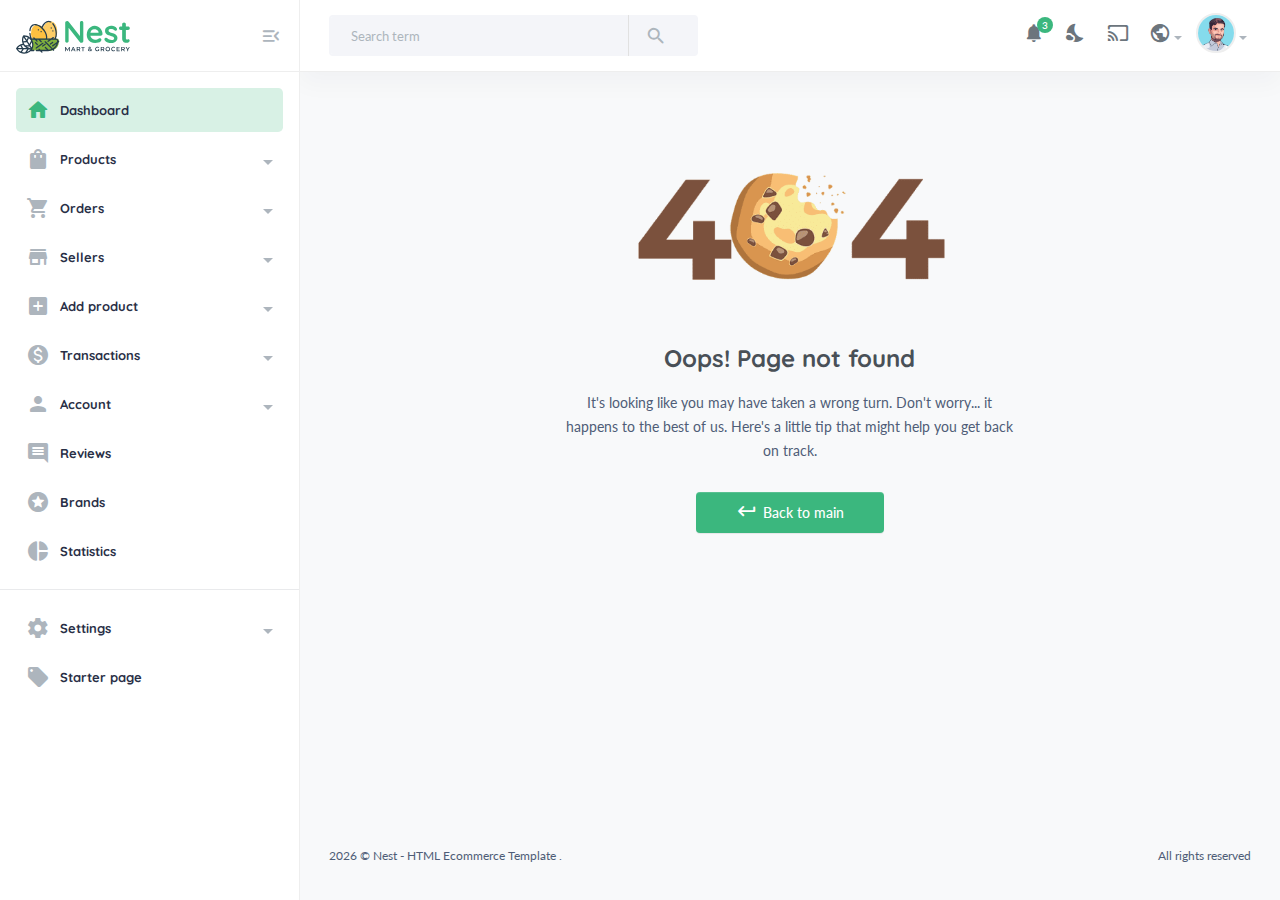
<file: apps/shop/templates/nest-backend/page-error-404.html>
<!DOCTYPE html>
<html lang="en">
    <head>
        <meta charset="utf-8" />
        <title>Nest Dashboard</title>
        <meta http-equiv="x-ua-compatible" content="ie=edge" />
        <meta name="description" content="" />
        <meta name="viewport" content="width=device-width, initial-scale=1" />
        <meta property="og:title" content="" />
        <meta property="og:type" content="" />
        <meta property="og:url" content="" />
        <meta property="og:image" content="" />
        <!-- Favicon -->
        <link rel="shortcut icon" type="image/x-icon" href="assets/imgs/theme/favicon.svg" />
        <!-- Template CSS -->
        <link href="assets/css/main.css?v=1.1" rel="stylesheet" type="text/css" />
    </head>

    <body>
        <div class="screen-overlay"></div>
        <aside class="navbar-aside" id="offcanvas_aside">
            <div class="aside-top">
                <a href="index.html" class="brand-wrap">
                    <img src="assets/imgs/theme/logo.svg" class="logo" alt="Nest Dashboard" />
                </a>
                <div>
                    <button class="btn btn-icon btn-aside-minimize"><i class="text-muted material-icons md-menu_open"></i></button>
                </div>
            </div>
            <nav>
                <ul class="menu-aside">
                    <li class="menu-item active">
                        <a class="menu-link" href="index.html">
                            <i class="icon material-icons md-home"></i>
                            <span class="text">Dashboard</span>
                        </a>
                    </li>
                    <li class="menu-item has-submenu">
                        <a class="menu-link" href="page-products-list.html">
                            <i class="icon material-icons md-shopping_bag"></i>
                            <span class="text">Products</span>
                        </a>
                        <div class="submenu">
                            <a href="page-products-list.html">Product List</a>
                            <a href="page-products-grid.html">Product grid</a>
                            <a href="page-products-grid-2.html">Product grid 2</a>
                            <a href="page-categories.html">Categories</a>
                        </div>
                    </li>
                    <li class="menu-item has-submenu">
                        <a class="menu-link" href="page-orders-1.html">
                            <i class="icon material-icons md-shopping_cart"></i>
                            <span class="text">Orders</span>
                        </a>
                        <div class="submenu">
                            <a href="page-orders-1.html">Order list 1</a>
                            <a href="page-orders-2.html">Order list 2</a>
                            <a href="page-orders-detail.html">Order detail</a>
                        </div>
                    </li>
                    <li class="menu-item has-submenu">
                        <a class="menu-link" href="page-sellers-cards.html">
                            <i class="icon material-icons md-store"></i>
                            <span class="text">Sellers</span>
                        </a>
                        <div class="submenu">
                            <a href="page-sellers-cards.html">Sellers cards</a>
                            <a href="page-sellers-list.html">Sellers list</a>
                            <a href="page-seller-detail.html">Seller profile</a>
                        </div>
                    </li>
                    <li class="menu-item has-submenu">
                        <a class="menu-link" href="page-form-product-1.html">
                            <i class="icon material-icons md-add_box"></i>
                            <span class="text">Add product</span>
                        </a>
                        <div class="submenu">
                            <a href="page-form-product-1.html">Add product 1</a>
                            <a href="page-form-product-2.html">Add product 2</a>
                            <a href="page-form-product-3.html">Add product 3</a>
                            <a href="page-form-product-4.html">Add product 4</a>
                        </div>
                    </li>
                    <li class="menu-item has-submenu">
                        <a class="menu-link" href="page-transactions-1.html">
                            <i class="icon material-icons md-monetization_on"></i>
                            <span class="text">Transactions</span>
                        </a>
                        <div class="submenu">
                            <a href="page-transactions-1.html">Transaction 1</a>
                            <a href="page-transactions-2.html">Transaction 2</a>
                        </div>
                    </li>
                    <li class="menu-item has-submenu">
                        <a class="menu-link" href="#">
                            <i class="icon material-icons md-person"></i>
                            <span class="text">Account</span>
                        </a>
                        <div class="submenu">
                            <a href="page-account-login.html">User login</a>
                            <a href="page-account-register.html">User registration</a>
                            <a href="page-error-404.html">Error 404</a>
                        </div>
                    </li>
                    <li class="menu-item">
                        <a class="menu-link" href="page-reviews.html">
                            <i class="icon material-icons md-comment"></i>
                            <span class="text">Reviews</span>
                        </a>
                    </li>
                    <li class="menu-item">
                        <a class="menu-link" href="page-brands.html"> <i class="icon material-icons md-stars"></i> <span class="text">Brands</span> </a>
                    </li>
                    <li class="menu-item">
                        <a class="menu-link" disabled href="#">
                            <i class="icon material-icons md-pie_chart"></i>
                            <span class="text">Statistics</span>
                        </a>
                    </li>
                </ul>
                <hr />
                <ul class="menu-aside">
                    <li class="menu-item has-submenu">
                        <a class="menu-link" href="#">
                            <i class="icon material-icons md-settings"></i>
                            <span class="text">Settings</span>
                        </a>
                        <div class="submenu">
                            <a href="page-settings-1.html">Setting sample 1</a>
                            <a href="page-settings-2.html">Setting sample 2</a>
                        </div>
                    </li>
                    <li class="menu-item">
                        <a class="menu-link" href="page-blank.html">
                            <i class="icon material-icons md-local_offer"></i>
                            <span class="text"> Starter page </span>
                        </a>
                    </li>
                </ul>
                <br />
                <br />
            </nav>
        </aside>
        <main class="main-wrap">
            <header class="main-header navbar">
                <div class="col-search">
                    <form class="searchform">
                        <div class="input-group">
                            <input list="search_terms" type="text" class="form-control" placeholder="Search term" />
                            <button class="btn btn-light bg" type="button"><i class="material-icons md-search"></i></button>
                        </div>
                        <datalist id="search_terms">
                            <option value="Products"></option>
                            <option value="New orders"></option>
                            <option value="Apple iphone"></option>
                            <option value="Ahmed Hassan"></option>
                        </datalist>
                    </form>
                </div>
                <div class="col-nav">
                    <button class="btn btn-icon btn-mobile me-auto" data-trigger="#offcanvas_aside"><i class="material-icons md-apps"></i></button>
                    <ul class="nav">
                        <li class="nav-item">
                            <a class="nav-link btn-icon" href="#">
                                <i class="material-icons md-notifications animation-shake"></i>
                                <span class="badge rounded-pill">3</span>
                            </a>
                        </li>
                        <li class="nav-item">
                            <a class="nav-link btn-icon darkmode" href="#"> <i class="material-icons md-nights_stay"></i> </a>
                        </li>
                        <li class="nav-item">
                            <a href="#" class="requestfullscreen nav-link btn-icon"><i class="material-icons md-cast"></i></a>
                        </li>
                        <li class="dropdown nav-item">
                            <a class="dropdown-toggle" data-bs-toggle="dropdown" href="#" id="dropdownLanguage" aria-expanded="false"><i class="material-icons md-public"></i></a>
                            <div class="dropdown-menu dropdown-menu-end" aria-labelledby="dropdownLanguage">
                                <a class="dropdown-item text-brand" href="#"><img src="assets/imgs/theme/flag-us.png" alt="English" />English</a>
                                <a class="dropdown-item" href="#"><img src="assets/imgs/theme/flag-fr.png" alt="Français" />Français</a>
                                <a class="dropdown-item" href="#"><img src="assets/imgs/theme/flag-jp.png" alt="Français" />日本語</a>
                                <a class="dropdown-item" href="#"><img src="assets/imgs/theme/flag-cn.png" alt="Français" />中国人</a>
                            </div>
                        </li>
                        <li class="dropdown nav-item">
                            <a class="dropdown-toggle" data-bs-toggle="dropdown" href="#" id="dropdownAccount" aria-expanded="false"> <img class="img-xs rounded-circle" src="assets/imgs/people/avatar-2.png" alt="User" /></a>
                            <div class="dropdown-menu dropdown-menu-end" aria-labelledby="dropdownAccount">
                                <a class="dropdown-item" href="#"><i class="material-icons md-perm_identity"></i>Edit Profile</a>
                                <a class="dropdown-item" href="#"><i class="material-icons md-settings"></i>Account Settings</a>
                                <a class="dropdown-item" href="#"><i class="material-icons md-account_balance_wallet"></i>Wallet</a>
                                <a class="dropdown-item" href="#"><i class="material-icons md-receipt"></i>Billing</a>
                                <a class="dropdown-item" href="#"><i class="material-icons md-help_outline"></i>Help center</a>
                                <div class="dropdown-divider"></div>
                                <a class="dropdown-item text-danger" href="#"><i class="material-icons md-exit_to_app"></i>Logout</a>
                            </div>
                        </li>
                    </ul>
                </div>
            </header>
            <section class="content-main">
                <div class="row mt-60">
                    <div class="col-sm-12">
                        <div class="w-50 mx-auto text-center">
                            <img src="assets/imgs/theme/404.png" width="350" alt="Page Not Found" />
                            <h3 class="mt-40 mb-15">Oops! Page not found</h3>
                            <p>It's looking like you may have taken a wrong turn. Don't worry... it happens to the best of us. Here's a little tip that might help you get back on track.</p>
                            <a href="index.html" class="btn btn-primary mt-4"><i class="material-icons md-keyboard_return"></i> Back to main</a>
                        </div>
                    </div>
                </div>
            </section>
            <!-- content-main end// -->
            <footer class="main-footer font-xs">
                <div class="row pb-30 pt-15">
                    <div class="col-sm-6">
                        <script>
                            document.write(new Date().getFullYear());
                        </script>
                        &copy; Nest - HTML Ecommerce Template .
                    </div>
                    <div class="col-sm-6">
                        <div class="text-sm-end">All rights reserved</div>
                    </div>
                </div>
            </footer>
        </main>
        <script src="assets/js/vendors/jquery-3.6.0.min.js"></script>
        <script src="assets/js/vendors/bootstrap.bundle.min.js"></script>
        <script src="assets/js/vendors/select2.min.js"></script>
        <script src="assets/js/vendors/perfect-scrollbar.js"></script>
        <script src="assets/js/vendors/jquery.fullscreen.min.js"></script>
        <!-- Main Script -->
        <script src="assets/js/main.js?v=1.1" type="text/javascript"></script>
    </body>
</html>
</file>
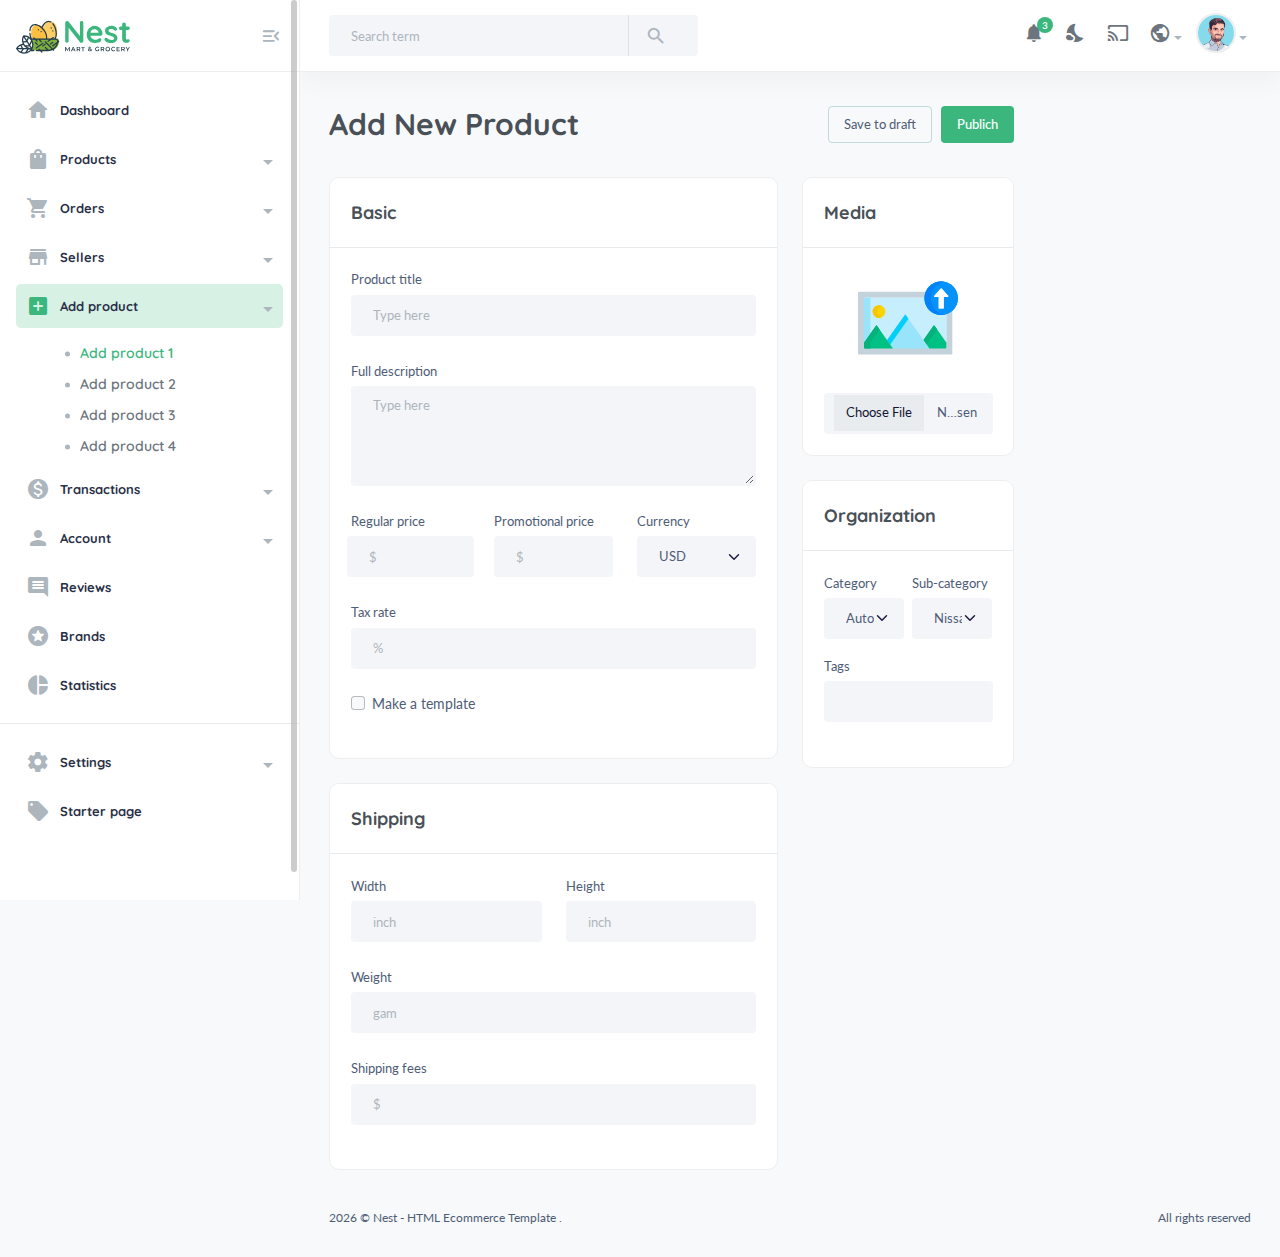
<file: apps/shop/templates/nest-backend/page-form-product-1.html>
<!DOCTYPE html>
<html lang="en">
    <head>
        <meta charset="utf-8" />
        <title>Nest Dashboard</title>
        <meta http-equiv="x-ua-compatible" content="ie=edge" />
        <meta name="description" content="" />
        <meta name="viewport" content="width=device-width, initial-scale=1" />
        <meta property="og:title" content="" />
        <meta property="og:type" content="" />
        <meta property="og:url" content="" />
        <meta property="og:image" content="" />
        <!-- Favicon -->
        <link rel="shortcut icon" type="image/x-icon" href="assets/imgs/theme/favicon.svg" />
        <!-- Template CSS -->
        <link href="assets/css/main.css?v=1.1" rel="stylesheet" type="text/css" />
    </head>

    <body>
        <div class="screen-overlay"></div>
        <aside class="navbar-aside" id="offcanvas_aside">
            <div class="aside-top">
                <a href="index.html" class="brand-wrap">
                    <img src="assets/imgs/theme/logo.svg" class="logo" alt="Nest Dashboard" />
                </a>
                <div>
                    <button class="btn btn-icon btn-aside-minimize"><i class="text-muted material-icons md-menu_open"></i></button>
                </div>
            </div>
            <nav>
                <ul class="menu-aside">
                    <li class="menu-item">
                        <a class="menu-link" href="index.html">
                            <i class="icon material-icons md-home"></i>
                            <span class="text">Dashboard</span>
                        </a>
                    </li>
                    <li class="menu-item has-submenu">
                        <a class="menu-link" href="page-products-list.html">
                            <i class="icon material-icons md-shopping_bag"></i>
                            <span class="text">Products</span>
                        </a>
                        <div class="submenu">
                            <a href="page-products-list.html">Product List</a>
                            <a href="page-products-grid.html">Product grid</a>
                            <a href="page-products-grid-2.html">Product grid 2</a>
                            <a href="page-categories.html">Categories</a>
                        </div>
                    </li>
                    <li class="menu-item has-submenu">
                        <a class="menu-link" href="page-orders-1.html">
                            <i class="icon material-icons md-shopping_cart"></i>
                            <span class="text">Orders</span>
                        </a>
                        <div class="submenu">
                            <a href="page-orders-1.html">Order list 1</a>
                            <a href="page-orders-2.html">Order list 2</a>
                            <a href="page-orders-detail.html">Order detail</a>
                        </div>
                    </li>
                    <li class="menu-item has-submenu">
                        <a class="menu-link" href="page-sellers-cards.html">
                            <i class="icon material-icons md-store"></i>
                            <span class="text">Sellers</span>
                        </a>
                        <div class="submenu">
                            <a href="page-sellers-cards.html">Sellers cards</a>
                            <a href="page-sellers-list.html">Sellers list</a>
                            <a href="page-seller-detail.html">Seller profile</a>
                        </div>
                    </li>
                    <li class="menu-item has-submenu active">
                        <a class="menu-link" href="page-form-product-1.html">
                            <i class="icon material-icons md-add_box"></i>
                            <span class="text">Add product</span>
                        </a>
                        <div class="submenu">
                            <a href="page-form-product-1.html" class="active">Add product 1</a>
                            <a href="page-form-product-2.html">Add product 2</a>
                            <a href="page-form-product-3.html">Add product 3</a>
                            <a href="page-form-product-4.html">Add product 4</a>
                        </div>
                    </li>
                    <li class="menu-item has-submenu">
                        <a class="menu-link" href="page-transactions-1.html">
                            <i class="icon material-icons md-monetization_on"></i>
                            <span class="text">Transactions</span>
                        </a>
                        <div class="submenu">
                            <a href="page-transactions-1.html">Transaction 1</a>
                            <a href="page-transactions-2.html">Transaction 2</a>
                        </div>
                    </li>
                    <li class="menu-item has-submenu">
                        <a class="menu-link" href="#">
                            <i class="icon material-icons md-person"></i>
                            <span class="text">Account</span>
                        </a>
                        <div class="submenu">
                            <a href="page-account-login.html">User login</a>
                            <a href="page-account-register.html">User registration</a>
                            <a href="page-error-404.html">Error 404</a>
                        </div>
                    </li>
                    <li class="menu-item">
                        <a class="menu-link" href="page-reviews.html">
                            <i class="icon material-icons md-comment"></i>
                            <span class="text">Reviews</span>
                        </a>
                    </li>
                    <li class="menu-item">
                        <a class="menu-link" href="page-brands.html"> <i class="icon material-icons md-stars"></i> <span class="text">Brands</span> </a>
                    </li>
                    <li class="menu-item">
                        <a class="menu-link" disabled href="#">
                            <i class="icon material-icons md-pie_chart"></i>
                            <span class="text">Statistics</span>
                        </a>
                    </li>
                </ul>
                <hr />
                <ul class="menu-aside">
                    <li class="menu-item has-submenu">
                        <a class="menu-link" href="#">
                            <i class="icon material-icons md-settings"></i>
                            <span class="text">Settings</span>
                        </a>
                        <div class="submenu">
                            <a href="page-settings-1.html">Setting sample 1</a>
                            <a href="page-settings-2.html">Setting sample 2</a>
                        </div>
                    </li>
                    <li class="menu-item">
                        <a class="menu-link" href="page-blank.html">
                            <i class="icon material-icons md-local_offer"></i>
                            <span class="text"> Starter page </span>
                        </a>
                    </li>
                </ul>
                <br />
                <br />
            </nav>
        </aside>
        <main class="main-wrap">
            <header class="main-header navbar">
                <div class="col-search">
                    <form class="searchform">
                        <div class="input-group">
                            <input list="search_terms" type="text" class="form-control" placeholder="Search term" />
                            <button class="btn btn-light bg" type="button"><i class="material-icons md-search"></i></button>
                        </div>
                        <datalist id="search_terms">
                            <option value="Products"></option>
                            <option value="New orders"></option>
                            <option value="Apple iphone"></option>
                            <option value="Ahmed Hassan"></option>
                        </datalist>
                    </form>
                </div>
                <div class="col-nav">
                    <button class="btn btn-icon btn-mobile me-auto" data-trigger="#offcanvas_aside"><i class="material-icons md-apps"></i></button>
                    <ul class="nav">
                        <li class="nav-item">
                            <a class="nav-link btn-icon" href="#">
                                <i class="material-icons md-notifications animation-shake"></i>
                                <span class="badge rounded-pill">3</span>
                            </a>
                        </li>
                        <li class="nav-item">
                            <a class="nav-link btn-icon darkmode" href="#"> <i class="material-icons md-nights_stay"></i> </a>
                        </li>
                        <li class="nav-item">
                            <a href="#" class="requestfullscreen nav-link btn-icon"><i class="material-icons md-cast"></i></a>
                        </li>
                        <li class="dropdown nav-item">
                            <a class="dropdown-toggle" data-bs-toggle="dropdown" href="#" id="dropdownLanguage" aria-expanded="false"><i class="material-icons md-public"></i></a>
                            <div class="dropdown-menu dropdown-menu-end" aria-labelledby="dropdownLanguage">
                                <a class="dropdown-item text-brand" href="#"><img src="assets/imgs/theme/flag-us.png" alt="English" />English</a>
                                <a class="dropdown-item" href="#"><img src="assets/imgs/theme/flag-fr.png" alt="Français" />Français</a>
                                <a class="dropdown-item" href="#"><img src="assets/imgs/theme/flag-jp.png" alt="Français" />日本語</a>
                                <a class="dropdown-item" href="#"><img src="assets/imgs/theme/flag-cn.png" alt="Français" />中国人</a>
                            </div>
                        </li>
                        <li class="dropdown nav-item">
                            <a class="dropdown-toggle" data-bs-toggle="dropdown" href="#" id="dropdownAccount" aria-expanded="false"> <img class="img-xs rounded-circle" src="assets/imgs/people/avatar-2.png" alt="User" /></a>
                            <div class="dropdown-menu dropdown-menu-end" aria-labelledby="dropdownAccount">
                                <a class="dropdown-item" href="#"><i class="material-icons md-perm_identity"></i>Edit Profile</a>
                                <a class="dropdown-item" href="#"><i class="material-icons md-settings"></i>Account Settings</a>
                                <a class="dropdown-item" href="#"><i class="material-icons md-account_balance_wallet"></i>Wallet</a>
                                <a class="dropdown-item" href="#"><i class="material-icons md-receipt"></i>Billing</a>
                                <a class="dropdown-item" href="#"><i class="material-icons md-help_outline"></i>Help center</a>
                                <div class="dropdown-divider"></div>
                                <a class="dropdown-item text-danger" href="#"><i class="material-icons md-exit_to_app"></i>Logout</a>
                            </div>
                        </li>
                    </ul>
                </div>
            </header>
            <section class="content-main">
                <div class="row">
                    <div class="col-9">
                        <div class="content-header">
                            <h2 class="content-title">Add New Product</h2>
                            <div>
                                <button class="btn btn-light rounded font-sm mr-5 text-body hover-up">Save to draft</button>
                                <button class="btn btn-md rounded font-sm hover-up">Publich</button>
                            </div>
                        </div>
                    </div>
                    <div class="col-lg-6">
                        <div class="card mb-4">
                            <div class="card-header">
                                <h4>Basic</h4>
                            </div>
                            <div class="card-body">
                                <form>
                                    <div class="mb-4">
                                        <label for="product_name" class="form-label">Product title</label>
                                        <input type="text" placeholder="Type here" class="form-control" id="product_name" />
                                    </div>
                                    <div class="mb-4">
                                        <label class="form-label">Full description</label>
                                        <textarea placeholder="Type here" class="form-control" rows="4"></textarea>
                                    </div>
                                    <div class="row">
                                        <div class="col-lg-4">
                                            <div class="mb-4">
                                                <label class="form-label">Regular price</label>
                                                <div class="row gx-2">
                                                    <input placeholder="$" type="text" class="form-control" />
                                                </div>
                                            </div>
                                        </div>
                                        <div class="col-lg-4">
                                            <div class="mb-4">
                                                <label class="form-label">Promotional price</label>
                                                <input placeholder="$" type="text" class="form-control" />
                                            </div>
                                        </div>
                                        <div class="col-lg-4">
                                            <label class="form-label">Currency</label>
                                            <select class="form-select">
                                                <option>USD</option>
                                                <option>EUR</option>
                                                <option>RUBL</option>
                                            </select>
                                        </div>
                                    </div>
                                    <div class="mb-4">
                                        <label class="form-label">Tax rate</label>
                                        <input type="text" placeholder="%" class="form-control" id="product_name" />
                                    </div>
                                    <label class="form-check mb-4">
                                        <input class="form-check-input" type="checkbox" value="" />
                                        <span class="form-check-label"> Make a template </span>
                                    </label>
                                </form>
                            </div>
                        </div>
                        <!-- card end// -->
                        <div class="card mb-4">
                            <div class="card-header">
                                <h4>Shipping</h4>
                            </div>
                            <div class="card-body">
                                <form>
                                    <div class="row">
                                        <div class="col-lg-6">
                                            <div class="mb-4">
                                                <label for="product_name" class="form-label">Width</label>
                                                <input type="text" placeholder="inch" class="form-control" id="product_name" />
                                            </div>
                                        </div>
                                        <div class="col-lg-6">
                                            <div class="mb-4">
                                                <label for="product_name" class="form-label">Height</label>
                                                <input type="text" placeholder="inch" class="form-control" id="product_name" />
                                            </div>
                                        </div>
                                    </div>
                                    <div class="mb-4">
                                        <label for="product_name" class="form-label">Weight</label>
                                        <input type="text" placeholder="gam" class="form-control" id="product_name" />
                                    </div>
                                    <div class="mb-4">
                                        <label for="product_name" class="form-label">Shipping fees</label>
                                        <input type="text" placeholder="$" class="form-control" id="product_name" />
                                    </div>
                                </form>
                            </div>
                        </div>
                        <!-- card end// -->
                    </div>
                    <div class="col-lg-3">
                        <div class="card mb-4">
                            <div class="card-header">
                                <h4>Media</h4>
                            </div>
                            <div class="card-body">
                                <div class="input-upload">
                                    <img src="assets/imgs/theme/upload.svg" alt="" />
                                    <input class="form-control" type="file" />
                                </div>
                            </div>
                        </div>
                        <!-- card end// -->
                        <div class="card mb-4">
                            <div class="card-header">
                                <h4>Organization</h4>
                            </div>
                            <div class="card-body">
                                <div class="row gx-2">
                                    <div class="col-sm-6 mb-3">
                                        <label class="form-label">Category</label>
                                        <select class="form-select">
                                            <option>Automobiles</option>
                                            <option>Home items</option>
                                            <option>Electronics</option>
                                            <option>Smartphones</option>
                                            <option>Sport items</option>
                                            <option>Baby and Tous</option>
                                        </select>
                                    </div>
                                    <div class="col-sm-6 mb-3">
                                        <label class="form-label">Sub-category</label>
                                        <select class="form-select">
                                            <option>Nissan</option>
                                            <option>Honda</option>
                                            <option>Mercedes</option>
                                            <option>Chevrolet</option>
                                        </select>
                                    </div>
                                    <div class="mb-4">
                                        <label for="product_name" class="form-label">Tags</label>
                                        <input type="text" class="form-control" />
                                    </div>
                                </div>
                                <!-- row.// -->
                            </div>
                        </div>
                        <!-- card end// -->
                    </div>
                </div>
            </section>
            <!-- content-main end// -->
            <footer class="main-footer font-xs">
                <div class="row pb-30 pt-15">
                    <div class="col-sm-6">
                        <script>
                            document.write(new Date().getFullYear());
                        </script>
                        &copy; Nest - HTML Ecommerce Template .
                    </div>
                    <div class="col-sm-6">
                        <div class="text-sm-end">All rights reserved</div>
                    </div>
                </div>
            </footer>
        </main>
        <script src="assets/js/vendors/jquery-3.6.0.min.js"></script>
        <script src="assets/js/vendors/bootstrap.bundle.min.js"></script>
        <script src="assets/js/vendors/select2.min.js"></script>
        <script src="assets/js/vendors/perfect-scrollbar.js"></script>
        <script src="assets/js/vendors/jquery.fullscreen.min.js"></script>
        <!-- Main Script -->
        <script src="assets/js/main.js?v=1.1" type="text/javascript"></script>
    </body>
</html>
</file>
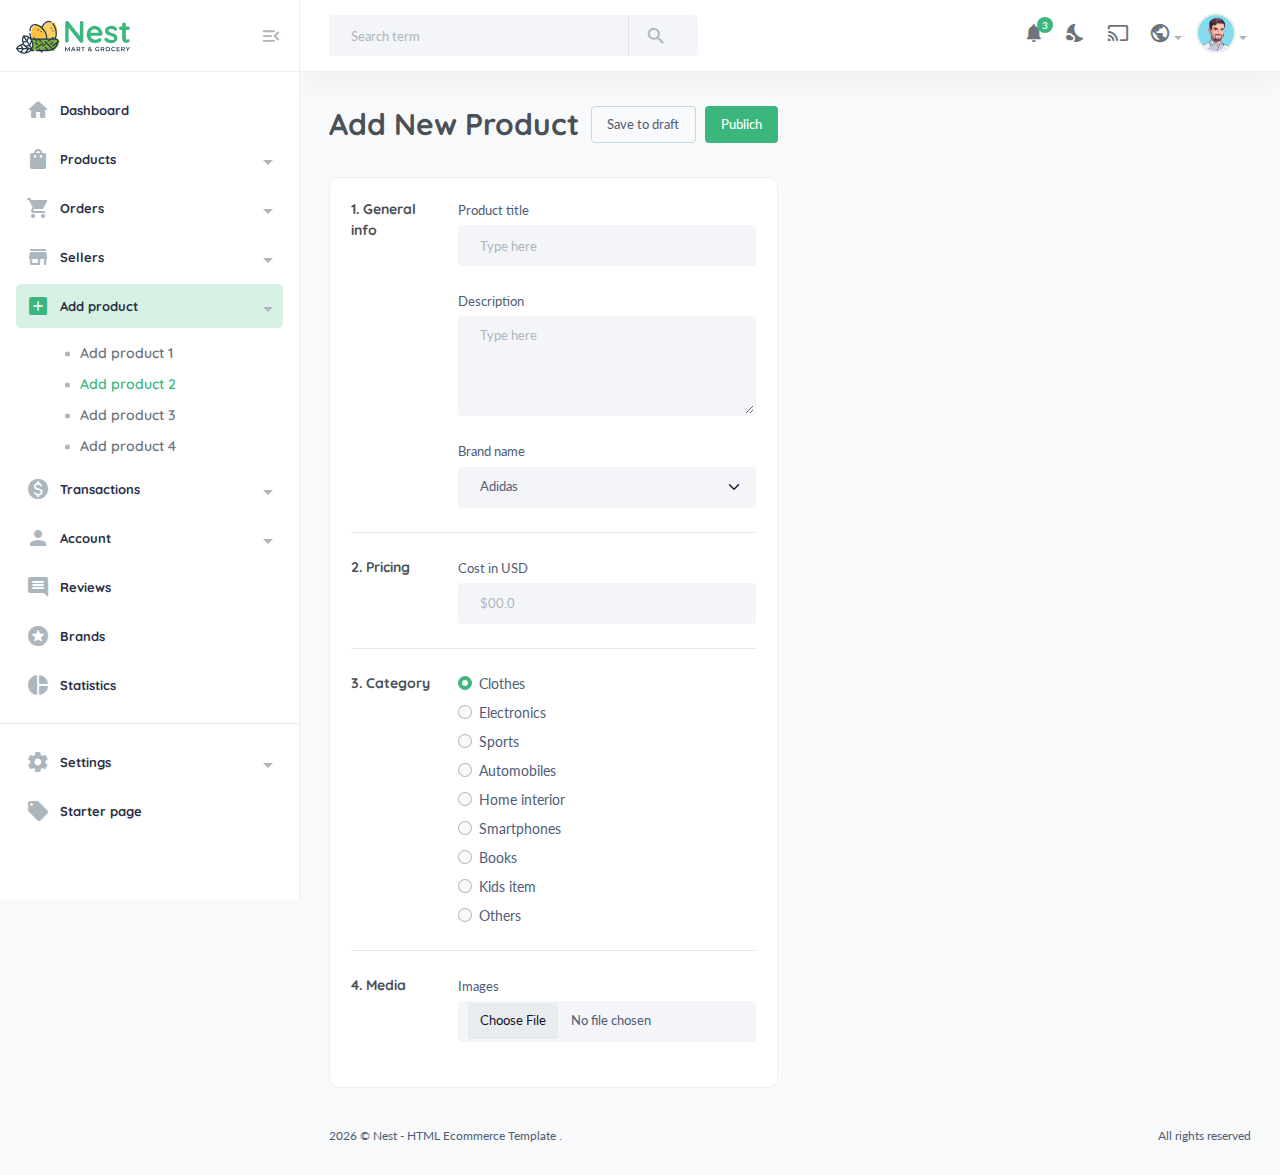
<file: apps/shop/templates/nest-backend/page-form-product-2.html>
<!DOCTYPE HTML>
<html lang="en">

<head>
    <meta charset="utf-8">
    <title>Nest Dashboard</title>
    <meta http-equiv="x-ua-compatible" content="ie=edge">
    <meta name="description" content="">
    <meta name="viewport" content="width=device-width, initial-scale=1">
    <meta property="og:title" content="">
    <meta property="og:type" content="">
    <meta property="og:url" content="">
    <meta property="og:image" content="">
    <!-- Favicon -->
    <link rel="shortcut icon" type="image/x-icon" href="assets/imgs/theme/favicon.svg">
    <!-- Template CSS -->
    <link href="assets/css/main.css?v=1.1" rel="stylesheet" type="text/css" />
</head>

<body>
    <div class="screen-overlay"></div>
    <aside class="navbar-aside" id="offcanvas_aside">
        <div class="aside-top">
            <a href="index.html" class="brand-wrap">
                <img src="assets/imgs/theme/logo.svg" class="logo" alt="Nest Dashboard">
            </a>
            <div>
                <button class="btn btn-icon btn-aside-minimize"> <i class="text-muted material-icons md-menu_open"></i> </button>
            </div>
        </div>
        <nav>
            <ul class="menu-aside">
                <li class="menu-item">
                    <a class="menu-link" href="index.html"> <i class="icon material-icons md-home"></i>
                        <span class="text">Dashboard</span>
                    </a>
                </li>
                <li class="menu-item has-submenu">
                    <a class="menu-link" href="page-products-list.html"> <i class="icon material-icons md-shopping_bag"></i>
                        <span class="text">Products</span>
                    </a>
                    <div class="submenu">
                        <a href="page-products-list.html">Product List</a>
                        <a href="page-products-grid.html">Product grid</a>
                        <a href="page-products-grid-2.html">Product grid 2</a>
                        <a href="page-categories.html">Categories</a>
                    </div>
                </li>
                <li class="menu-item has-submenu">
                    <a class="menu-link" href="page-orders-1.html"> <i class="icon material-icons md-shopping_cart"></i>
                        <span class="text">Orders</span>
                    </a>
                    <div class="submenu">
                        <a href="page-orders-1.html">Order list 1</a>
                        <a href="page-orders-2.html">Order list 2</a>
                        <a href="page-orders-detail.html">Order detail</a>
                    </div>
                </li>
                <li class="menu-item has-submenu">
                    <a class="menu-link" href="page-sellers-cards.html"> <i class="icon material-icons md-store"></i>
                        <span class="text">Sellers</span>
                    </a>
                    <div class="submenu">
                        <a href="page-sellers-cards.html">Sellers cards</a>
                        <a href="page-sellers-list.html">Sellers list</a>
                        <a href="page-seller-detail.html">Seller profile</a>
                    </div>
                </li>
                <li class="menu-item has-submenu active">
                    <a class="menu-link" href="page-form-product-1.html"> <i class="icon material-icons md-add_box"></i>
                        <span class="text">Add product</span>
                    </a>
                    <div class="submenu">
                        <a href="page-form-product-1.html">Add product 1</a>
                        <a href="page-form-product-2.html" class="active">Add product 2</a>
                        <a href="page-form-product-3.html">Add product 3</a>
                        <a href="page-form-product-4.html">Add product 4</a>
                    </div>
                </li>
                <li class="menu-item has-submenu">
                    <a class="menu-link" href="page-transactions-1.html"> <i class="icon material-icons md-monetization_on"></i>
                        <span class="text">Transactions</span>
                    </a>
                    <div class="submenu">
                        <a href="page-transactions-1.html">Transaction 1</a>
                        <a href="page-transactions-2.html">Transaction 2</a>
                    </div>
                </li>
                <li class="menu-item has-submenu">
                    <a class="menu-link" href="#"> <i class="icon material-icons md-person"></i>
                        <span class="text">Account</span>
                    </a>
                    <div class="submenu">
                        <a href="page-account-login.html">User login</a>
                        <a href="page-account-register.html">User registration</a>
                        <a href="page-error-404.html">Error 404</a>
                    </div>
                </li>
                <li class="menu-item">
                    <a class="menu-link" href="page-reviews.html"> <i class="icon material-icons md-comment"></i>
                        <span class="text">Reviews</span>
                    </a>
                </li>
                <li class="menu-item">
                    <a class="menu-link" href="page-brands.html"> <i class="icon material-icons md-stars"></i>
                        <span class="text">Brands</span> </a>
                </li>
                <li class="menu-item">
                    <a class="menu-link" disabled href="#"> <i class="icon material-icons md-pie_chart"></i>
                        <span class="text">Statistics</span>
                    </a>
                </li>
            </ul>
            <hr>
            <ul class="menu-aside">
                <li class="menu-item has-submenu">
                    <a class="menu-link" href="#"> <i class="icon material-icons md-settings"></i>
                        <span class="text">Settings</span>
                    </a>
                    <div class="submenu">
                        <a href="page-settings-1.html">Setting sample 1</a>
                        <a href="page-settings-2.html">Setting sample 2</a>
                    </div>
                </li>
                <li class="menu-item">
                    <a class="menu-link" href="page-blank.html"> <i class="icon material-icons md-local_offer"></i>
                        <span class="text"> Starter page </span>
                    </a>
                </li>
            </ul>
            <br>
            <br>
        </nav>
    </aside>
    <main class="main-wrap">
        <header class="main-header navbar">
            <div class="col-search">
                <form class="searchform">
                    <div class="input-group">
                        <input list="search_terms" type="text" class="form-control" placeholder="Search term">
                        <button class="btn btn-light bg" type="button"> <i class="material-icons md-search"></i></button>
                    </div>
                    <datalist id="search_terms">
                        <option value="Products">
                        <option value="New orders">
                        <option value="Apple iphone">
                        <option value="Ahmed Hassan">
                    </datalist>
                </form>
            </div>
            <div class="col-nav">
                <button class="btn btn-icon btn-mobile me-auto" data-trigger="#offcanvas_aside"> <i class="material-icons md-apps"></i> </button>
                <ul class="nav">
                    <li class="nav-item">
                        <a class="nav-link btn-icon" href="#">
                            <i class="material-icons md-notifications animation-shake"></i>
                            <span class="badge rounded-pill">3</span>
                        </a>
                    </li>
                    <li class="nav-item">
                        <a class="nav-link btn-icon darkmode" href="#"> <i class="material-icons md-nights_stay"></i> </a>
                    </li>
                    <li class="nav-item">
                        <a href="#" class="requestfullscreen nav-link btn-icon"><i class="material-icons md-cast"></i></a>
                    </li>
                    <li class="dropdown nav-item">
                        <a class="dropdown-toggle" data-bs-toggle="dropdown" href="#" id="dropdownLanguage" aria-expanded="false"><i class="material-icons md-public"></i></a>
                        <div class="dropdown-menu dropdown-menu-end" aria-labelledby="dropdownLanguage">
                            <a class="dropdown-item text-brand" href="#"><img src="assets/imgs/theme/flag-us.png" alt="English">English</a>
                            <a class="dropdown-item" href="#"><img src="assets/imgs/theme/flag-fr.png" alt="Français">Français</a>
                            <a class="dropdown-item" href="#"><img src="assets/imgs/theme/flag-jp.png" alt="Français">日本語</a>
                            <a class="dropdown-item" href="#"><img src="assets/imgs/theme/flag-cn.png" alt="Français">中国人</a>
                        </div>
                    </li>
                    <li class="dropdown nav-item">
                        <a class="dropdown-toggle" data-bs-toggle="dropdown" href="#" id="dropdownAccount" aria-expanded="false"> <img class="img-xs rounded-circle" src="assets/imgs/people/avatar-2.png" alt="User"></a>
                        <div class="dropdown-menu dropdown-menu-end" aria-labelledby="dropdownAccount">
                            <a class="dropdown-item" href="#"><i class="material-icons md-perm_identity"></i>Edit Profile</a>
                            <a class="dropdown-item" href="#"><i class="material-icons md-settings"></i>Account Settings</a>
                            <a class="dropdown-item" href="#"><i class="material-icons md-account_balance_wallet"></i>Wallet</a>
                            <a class="dropdown-item" href="#"><i class="material-icons md-receipt"></i>Billing</a>
                            <a class="dropdown-item" href="#"><i class="material-icons md-help_outline"></i>Help center</a>
                            <div class="dropdown-divider"></div>
                            <a class="dropdown-item text-danger" href="#"><i class="material-icons md-exit_to_app"></i>Logout</a>
                        </div>
                    </li>
                </ul>
            </div>
        </header>
        <section class="content-main">
            <div class="row">
                <div class="col-6">
                    <div class="content-header">
                        <h2 class="content-title">Add New Product</h2>
                        <div>
                            <button class="btn btn-light rounded font-sm mr-5 text-body hover-up">Save to draft</button>
                            <button class="btn btn-md rounded font-sm hover-up">Publich</button>
                        </div>
                    </div>
                </div>
            </div>
            <div class="row">
                <div class="col-lg-6">
                    <div class="card mb-4">
                        <div class="card-body">
                            <div class="row">
                                <div class="col-md-3">
                                    <h6>1. General info</h6>
                                </div>
                                <div class="col-md-9">
                                    <div class="mb-4">
                                        <label class="form-label">Product title</label>
                                        <input type="text" placeholder="Type here" class="form-control">
                                    </div>
                                    <div class="mb-4">
                                        <label class="form-label">Description</label>
                                        <textarea placeholder="Type here" class="form-control" rows="4"></textarea>
                                    </div>
                                    <div class="mb-4">
                                        <label class="form-label">Brand name</label>
                                        <select class="form-select">
                                            <option> Adidas </option>
                                            <option> Nike </option>
                                            <option> Puma </option>
                                        </select>
                                    </div>
                                </div> <!-- col.// -->
                            </div> <!-- row.// -->
                            <hr class="mb-4 mt-0">
                            <div class="row">
                                <div class="col-md-3">
                                    <h6>2. Pricing</h6>
                                </div>
                                <div class="col-md-9">
                                    <div class="mb-4">
                                        <label class="form-label">Cost in USD</label>
                                        <input type="text" placeholder="$00.0" class="form-control">
                                    </div>
                                </div> <!-- col.// -->
                            </div> <!-- row.// -->
                            <hr class="mb-4 mt-0">
                            <div class="row">
                                <div class="col-md-3">
                                    <h6>3. Category</h6>
                                </div>
                                <div class="col-md-9">
                                    <div class="mb-4">
                                        <label class="mb-2 form-check form-check-inline" style="width: 45%;">
                                            <input class="form-check-input" checked="" name="mycategory" type="radio">
                                            <span class="form-check-label"> Clothes </span>
                                        </label>
                                        <label class="mb-2 form-check form-check-inline" style="width: 45%;">
                                            <input class="form-check-input" name="mycategory" type="radio">
                                            <span class="form-check-label"> Electronics </span>
                                        </label>
                                        <label class="mb-2 form-check form-check-inline" style="width: 45%;">
                                            <input class="form-check-input" name="mycategory" type="radio">
                                            <span class="form-check-label"> Sports </span>
                                        </label>
                                        <label class="mb-2 form-check form-check-inline" style="width: 45%;">
                                            <input class="form-check-input" name="mycategory" type="radio">
                                            <span class="form-check-label"> Automobiles </span>
                                        </label>
                                        <label class="mb-2 form-check form-check-inline" style="width: 45%;">
                                            <input class="form-check-input" name="mycategory" type="radio">
                                            <span class="form-check-label"> Home interior </span>
                                        </label>
                                        <label class="mb-2 form-check form-check-inline" style="width: 45%;">
                                            <input class="form-check-input" name="mycategory" type="radio">
                                            <span class="form-check-label"> Smartphones </span>
                                        </label>
                                        <label class="mb-2 form-check form-check-inline" style="width: 45%;">
                                            <input class="form-check-input" name="mycategory" type="radio">
                                            <span class="form-check-label"> Books </span>
                                        </label>
                                        <label class="mb-2 form-check form-check-inline" style="width: 45%;">
                                            <input class="form-check-input" name="mycategory" type="radio">
                                            <span class="form-check-label"> Kids item </span>
                                        </label>
                                        <label class="mb-2 form-check form-check-inline" style="width: 45%;">
                                            <input class="form-check-input" name="mycategory" type="radio">
                                            <span class="form-check-label"> Others </span>
                                        </label>
                                    </div>
                                </div> <!-- col.// -->
                            </div> <!-- row.// -->
                            <hr class="mb-4 mt-0">
                            <div class="row">
                                <div class="col-md-3">
                                    <h6>4. Media</h6>
                                </div>
                                <div class="col-md-9">
                                    <div class="mb-4">
                                        <label class="form-label">Images</label>
                                        <input class="form-control" type="file">
                                    </div>
                                </div> <!-- col.// -->
                            </div> <!-- .row end// -->
                        </div>
                    </div>
                </div>
            </div>
            </div>
        </section> <!-- content-main end// -->
        <footer class="main-footer font-xs">
            <div class="row pb-30 pt-15">
                <div class="col-sm-6">
                    <script>
                    document.write(new Date().getFullYear())
                    </script> &copy; Nest - HTML Ecommerce Template .
                </div>
                <div class="col-sm-6">
                    <div class="text-sm-end">
                        All rights reserved
                    </div>
                </div>
            </div>
        </footer>
    </main>
    <script src="assets/js/vendors/jquery-3.6.0.min.js"></script>
    <script src="assets/js/vendors/bootstrap.bundle.min.js"></script>
    <script src="assets/js/vendors/select2.min.js"></script>
    <script src="assets/js/vendors/perfect-scrollbar.js"></script>
    <script src="assets/js/vendors/jquery.fullscreen.min.js"></script>
    <!-- Main Script -->
    <script src="assets/js/main.js?v=1.1" type="text/javascript"></script>
</body>

</html>
</file>
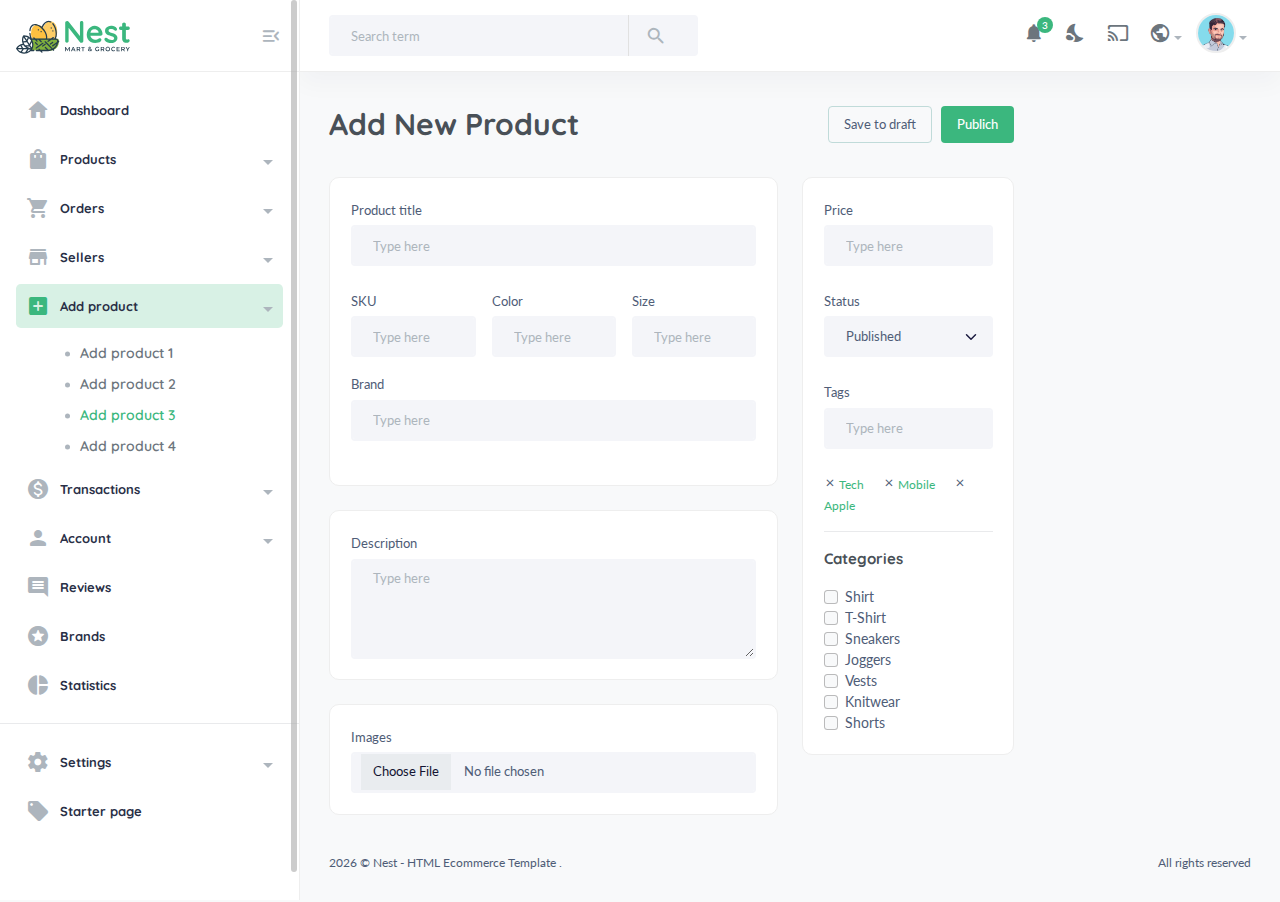
<file: apps/shop/templates/nest-backend/page-form-product-3.html>
<!DOCTYPE html>
<html lang="en">
    <head>
        <meta charset="utf-8" />
        <title>Nest Dashboard</title>
        <meta http-equiv="x-ua-compatible" content="ie=edge" />
        <meta name="description" content="" />
        <meta name="viewport" content="width=device-width, initial-scale=1" />
        <meta property="og:title" content="" />
        <meta property="og:type" content="" />
        <meta property="og:url" content="" />
        <meta property="og:image" content="" />
        <!-- Favicon -->
        <link rel="shortcut icon" type="image/x-icon" href="assets/imgs/theme/favicon.svg" />
        <!-- Template CSS -->
        <link href="assets/css/main.css?v=1.1" rel="stylesheet" type="text/css" />
    </head>

    <body>
        <div class="screen-overlay"></div>
        <aside class="navbar-aside" id="offcanvas_aside">
            <div class="aside-top">
                <a href="index.html" class="brand-wrap">
                    <img src="assets/imgs/theme/logo.svg" class="logo" alt="Nest Dashboard" />
                </a>
                <div>
                    <button class="btn btn-icon btn-aside-minimize"><i class="text-muted material-icons md-menu_open"></i></button>
                </div>
            </div>
            <nav>
                <ul class="menu-aside">
                    <li class="menu-item">
                        <a class="menu-link" href="index.html">
                            <i class="icon material-icons md-home"></i>
                            <span class="text">Dashboard</span>
                        </a>
                    </li>
                    <li class="menu-item has-submenu">
                        <a class="menu-link" href="page-products-list.html">
                            <i class="icon material-icons md-shopping_bag"></i>
                            <span class="text">Products</span>
                        </a>
                        <div class="submenu">
                            <a href="page-products-list.html">Product List</a>
                            <a href="page-products-grid.html">Product grid</a>
                            <a href="page-products-grid-2.html">Product grid 2</a>
                            <a href="page-categories.html">Categories</a>
                        </div>
                    </li>
                    <li class="menu-item has-submenu">
                        <a class="menu-link" href="page-orders-1.html">
                            <i class="icon material-icons md-shopping_cart"></i>
                            <span class="text">Orders</span>
                        </a>
                        <div class="submenu">
                            <a href="page-orders-1.html">Order list 1</a>
                            <a href="page-orders-2.html">Order list 2</a>
                            <a href="page-orders-detail.html">Order detail</a>
                        </div>
                    </li>
                    <li class="menu-item has-submenu">
                        <a class="menu-link" href="page-sellers-cards.html">
                            <i class="icon material-icons md-store"></i>
                            <span class="text">Sellers</span>
                        </a>
                        <div class="submenu">
                            <a href="page-sellers-cards.html">Sellers cards</a>
                            <a href="page-sellers-list.html">Sellers list</a>
                            <a href="page-seller-detail.html">Seller profile</a>
                        </div>
                    </li>
                    <li class="menu-item has-submenu active">
                        <a class="menu-link" href="page-form-product-1.html">
                            <i class="icon material-icons md-add_box"></i>
                            <span class="text">Add product</span>
                        </a>
                        <div class="submenu">
                            <a href="page-form-product-1.html">Add product 1</a>
                            <a href="page-form-product-2.html">Add product 2</a>
                            <a href="page-form-product-3.html" class="active">Add product 3</a>
                            <a href="page-form-product-4.html">Add product 4</a>
                        </div>
                    </li>
                    <li class="menu-item has-submenu">
                        <a class="menu-link" href="page-transactions-1.html">
                            <i class="icon material-icons md-monetization_on"></i>
                            <span class="text">Transactions</span>
                        </a>
                        <div class="submenu">
                            <a href="page-transactions-1.html">Transaction 1</a>
                            <a href="page-transactions-2.html">Transaction 2</a>
                        </div>
                    </li>
                    <li class="menu-item has-submenu">
                        <a class="menu-link" href="#">
                            <i class="icon material-icons md-person"></i>
                            <span class="text">Account</span>
                        </a>
                        <div class="submenu">
                            <a href="page-account-login.html">User login</a>
                            <a href="page-account-register.html">User registration</a>
                            <a href="page-error-404.html">Error 404</a>
                        </div>
                    </li>
                    <li class="menu-item">
                        <a class="menu-link" href="page-reviews.html">
                            <i class="icon material-icons md-comment"></i>
                            <span class="text">Reviews</span>
                        </a>
                    </li>
                    <li class="menu-item">
                        <a class="menu-link" href="page-brands.html"> <i class="icon material-icons md-stars"></i> <span class="text">Brands</span> </a>
                    </li>
                    <li class="menu-item">
                        <a class="menu-link" disabled href="#">
                            <i class="icon material-icons md-pie_chart"></i>
                            <span class="text">Statistics</span>
                        </a>
                    </li>
                </ul>
                <hr />
                <ul class="menu-aside">
                    <li class="menu-item has-submenu">
                        <a class="menu-link" href="#">
                            <i class="icon material-icons md-settings"></i>
                            <span class="text">Settings</span>
                        </a>
                        <div class="submenu">
                            <a href="page-settings-1.html">Setting sample 1</a>
                            <a href="page-settings-2.html">Setting sample 2</a>
                        </div>
                    </li>
                    <li class="menu-item">
                        <a class="menu-link" href="page-blank.html">
                            <i class="icon material-icons md-local_offer"></i>
                            <span class="text"> Starter page </span>
                        </a>
                    </li>
                </ul>
                <br />
                <br />
            </nav>
        </aside>
        <main class="main-wrap">
            <header class="main-header navbar">
                <div class="col-search">
                    <form class="searchform">
                        <div class="input-group">
                            <input list="search_terms" type="text" class="form-control" placeholder="Search term" />
                            <button class="btn btn-light bg" type="button"><i class="material-icons md-search"></i></button>
                        </div>
                        <datalist id="search_terms">
                            <option value="Products"></option>
                            <option value="New orders"></option>
                            <option value="Apple iphone"></option>
                            <option value="Ahmed Hassan"></option>
                        </datalist>
                    </form>
                </div>
                <div class="col-nav">
                    <button class="btn btn-icon btn-mobile me-auto" data-trigger="#offcanvas_aside"><i class="material-icons md-apps"></i></button>
                    <ul class="nav">
                        <li class="nav-item">
                            <a class="nav-link btn-icon" href="#">
                                <i class="material-icons md-notifications animation-shake"></i>
                                <span class="badge rounded-pill">3</span>
                            </a>
                        </li>
                        <li class="nav-item">
                            <a class="nav-link btn-icon darkmode" href="#"> <i class="material-icons md-nights_stay"></i> </a>
                        </li>
                        <li class="nav-item">
                            <a href="#" class="requestfullscreen nav-link btn-icon"><i class="material-icons md-cast"></i></a>
                        </li>
                        <li class="dropdown nav-item">
                            <a class="dropdown-toggle" data-bs-toggle="dropdown" href="#" id="dropdownLanguage" aria-expanded="false"><i class="material-icons md-public"></i></a>
                            <div class="dropdown-menu dropdown-menu-end" aria-labelledby="dropdownLanguage">
                                <a class="dropdown-item text-brand" href="#"><img src="assets/imgs/theme/flag-us.png" alt="English" />English</a>
                                <a class="dropdown-item" href="#"><img src="assets/imgs/theme/flag-fr.png" alt="Français" />Français</a>
                                <a class="dropdown-item" href="#"><img src="assets/imgs/theme/flag-jp.png" alt="Français" />日本語</a>
                                <a class="dropdown-item" href="#"><img src="assets/imgs/theme/flag-cn.png" alt="Français" />中国人</a>
                            </div>
                        </li>
                        <li class="dropdown nav-item">
                            <a class="dropdown-toggle" data-bs-toggle="dropdown" href="#" id="dropdownAccount" aria-expanded="false"> <img class="img-xs rounded-circle" src="assets/imgs/people/avatar-2.png" alt="User" /></a>
                            <div class="dropdown-menu dropdown-menu-end" aria-labelledby="dropdownAccount">
                                <a class="dropdown-item" href="#"><i class="material-icons md-perm_identity"></i>Edit Profile</a>
                                <a class="dropdown-item" href="#"><i class="material-icons md-settings"></i>Account Settings</a>
                                <a class="dropdown-item" href="#"><i class="material-icons md-account_balance_wallet"></i>Wallet</a>
                                <a class="dropdown-item" href="#"><i class="material-icons md-receipt"></i>Billing</a>
                                <a class="dropdown-item" href="#"><i class="material-icons md-help_outline"></i>Help center</a>
                                <div class="dropdown-divider"></div>
                                <a class="dropdown-item text-danger" href="#"><i class="material-icons md-exit_to_app"></i>Logout</a>
                            </div>
                        </li>
                    </ul>
                </div>
            </header>
            <section class="content-main">
                <div class="row">
                    <div class="col-9">
                        <div class="content-header">
                            <h2 class="content-title">Add New Product</h2>
                            <div>
                                <button class="btn btn-light rounded font-sm mr-5 text-body hover-up">Save to draft</button>
                                <button class="btn btn-md rounded font-sm hover-up">Publich</button>
                            </div>
                        </div>
                    </div>
                    <div class="col-lg-6">
                        <div class="card mb-4">
                            <div class="card-body">
                                <div class="mb-4">
                                    <label for="product_title" class="form-label">Product title</label>
                                    <input type="text" placeholder="Type here" class="form-control" id="product_title" />
                                </div>
                                <div class="row gx-3">
                                    <div class="col-md-4 mb-3">
                                        <label for="product_sku" class="form-label">SKU</label>
                                        <input type="text" placeholder="Type here" class="form-control" id="product_sku" />
                                    </div>
                                    <div class="col-md-4 mb-3">
                                        <label for="product_color" class="form-label">Color</label>
                                        <input type="text" placeholder="Type here" class="form-control" id="product_color" />
                                    </div>
                                    <div class="col-md-4 mb-3">
                                        <label for="product_size" class="form-label">Size</label>
                                        <input type="text" placeholder="Type here" class="form-control" id="product_size" />
                                    </div>
                                </div>
                                <div class="mb-4">
                                    <label for="product_brand" class="form-label">Brand</label>
                                    <input type="text" placeholder="Type here" class="form-control" id="product_brand" />
                                </div>
                            </div>
                        </div>
                        <!-- card end// -->
                        <div class="card mb-4">
                            <div class="card-body">
                                <div>
                                    <label class="form-label">Description</label>
                                    <textarea placeholder="Type here" class="form-control" rows="4"></textarea>
                                </div>
                            </div>
                        </div>
                        <!-- card end// -->
                        <div class="card mb-4">
                            <div class="card-body">
                                <div>
                                    <label class="form-label">Images</label>
                                    <input class="form-control" type="file" />
                                </div>
                            </div>
                        </div>
                        <!-- card end// -->
                    </div>
                    <div class="col-lg-3">
                        <div class="card mb-4">
                            <div class="card-body">
                                <div class="mb-4">
                                    <label class="form-label">Price</label>
                                    <input type="text" placeholder="Type here" class="form-control" />
                                </div>
                                <div class="mb-4">
                                    <label class="form-label">Status</label>
                                    <select class="form-select">
                                        <option>Published</option>
                                        <option>Draft</option>
                                    </select>
                                </div>
                                <div class="mb-4">
                                    <label class="form-label">Tags</label>
                                    <input type="text" placeholder="Type here" class="form-control" />
                                </div>
                                <a href="#" class="font-xs hover-up mr-15"><i class="font-xs material-icons md-close text-body"></i> Tech</a>
                                <a href="#" class="font-xs hover-up mr-15"><i class="font-xs material-icons md-close text-body"></i> Mobile</a>
                                <a href="#" class="font-xs hover-up mr-15"><i class="font-xs material-icons md-close text-body"></i> Apple</a>
                                <hr />
                                <h5 class="mb-3">Categories</h5>
                                <div class="form-check">
                                    <input class="form-check-input" type="checkbox" value="" id="product-cat" />
                                    <label class="form-check-label" for="product-cat"> Shirt </label>
                                </div>
                                <div class="form-check">
                                    <input class="form-check-input" type="checkbox" value="" id="product-cat-1" />
                                    <label class="form-check-label" for="product-cat-1"> T-Shirt </label>
                                </div>
                                <div class="form-check">
                                    <input class="form-check-input" type="checkbox" value="" id="product-cat-2" />
                                    <label class="form-check-label" for="product-cat-2"> Sneakers </label>
                                </div>
                                <div class="form-check">
                                    <input class="form-check-input" type="checkbox" value="" id="product-cat-3" />
                                    <label class="form-check-label" for="product-cat-3"> Joggers </label>
                                </div>
                                <div class="form-check">
                                    <input class="form-check-input" type="checkbox" value="" id="product-cat-4" />
                                    <label class="form-check-label" for="product-cat-4"> Vests </label>
                                </div>
                                <div class="form-check">
                                    <input class="form-check-input" type="checkbox" value="" id="product-cat-5" />
                                    <label class="form-check-label" for="product-cat-5"> Knitwear </label>
                                </div>
                                <div class="form-check">
                                    <input class="form-check-input" type="checkbox" value="" id="product-cat-8" />
                                    <label class="form-check-label" for="product-cat-8"> Shorts </label>
                                </div>
                            </div>
                        </div>
                        <!-- card end// -->
                    </div>
                </div>
            </section>
            <footer class="main-footer font-xs">
                <div class="row pb-30 pt-15">
                    <div class="col-sm-6">
                        <script>
                            document.write(new Date().getFullYear());
                        </script>
                        &copy; Nest - HTML Ecommerce Template .
                    </div>
                    <div class="col-sm-6">
                        <div class="text-sm-end">All rights reserved</div>
                    </div>
                </div>
            </footer>
        </main>
        <script src="assets/js/vendors/jquery-3.6.0.min.js"></script>
        <script src="assets/js/vendors/bootstrap.bundle.min.js"></script>
        <script src="assets/js/vendors/select2.min.js"></script>
        <script src="assets/js/vendors/perfect-scrollbar.js"></script>
        <script src="assets/js/vendors/jquery.fullscreen.min.js"></script>
        <!-- Main Script -->
        <script src="assets/js/main.js?v=1.1" type="text/javascript"></script>
    </body>
</html>
</file>
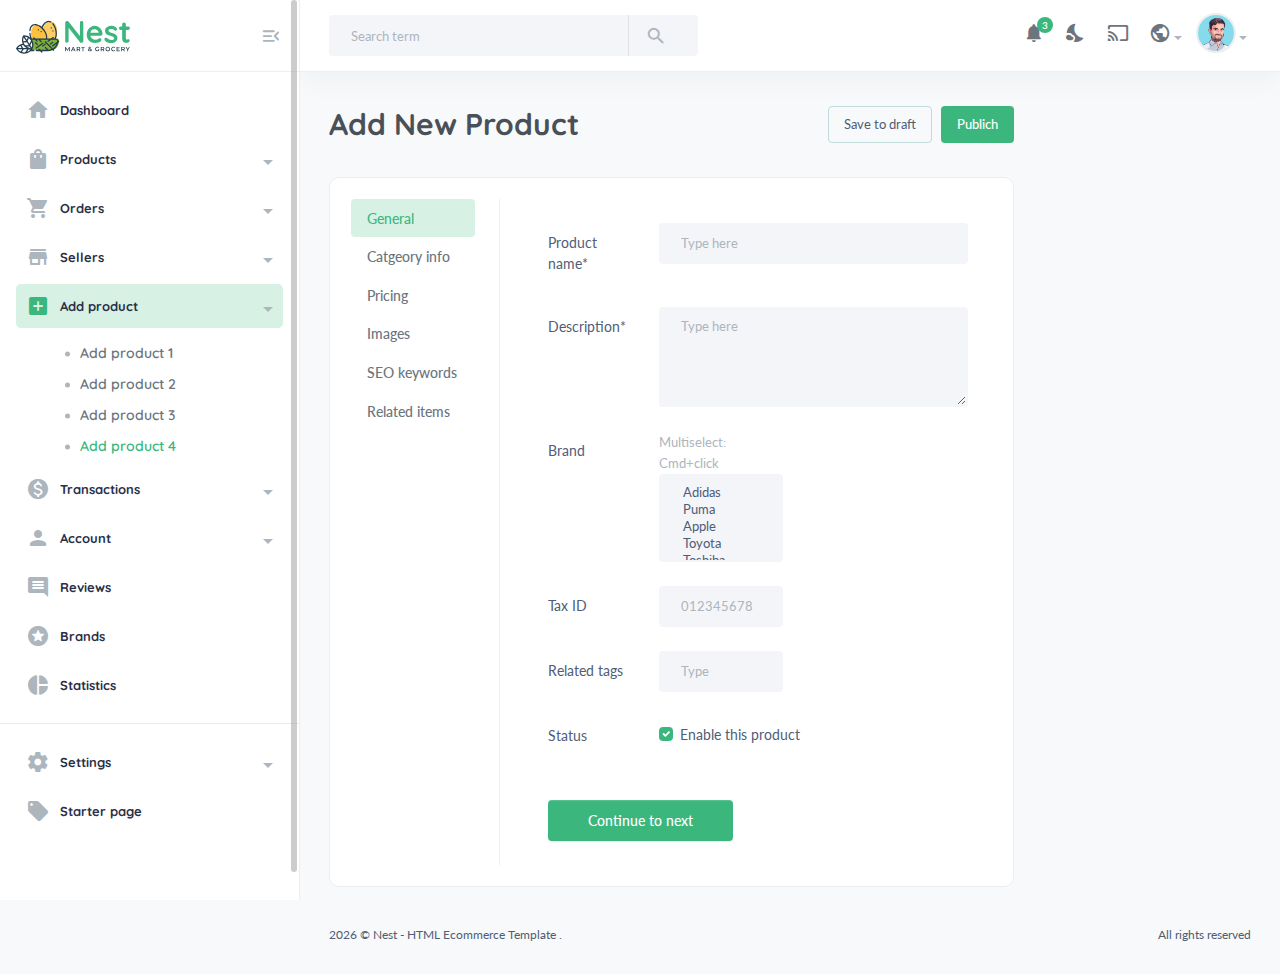
<file: apps/shop/templates/nest-backend/page-form-product-4.html>
<!DOCTYPE html>
<html lang="en">
    <head>
        <meta charset="utf-8" />
        <title>Nest Dashboard</title>
        <meta http-equiv="x-ua-compatible" content="ie=edge" />
        <meta name="description" content="" />
        <meta name="viewport" content="width=device-width, initial-scale=1" />
        <meta property="og:title" content="" />
        <meta property="og:type" content="" />
        <meta property="og:url" content="" />
        <meta property="og:image" content="" />
        <!-- Favicon -->
        <link rel="shortcut icon" type="image/x-icon" href="assets/imgs/theme/favicon.svg" />
        <!-- Template CSS -->
        <link href="assets/css/main.css?v=1.1" rel="stylesheet" type="text/css" />
    </head>

    <body>
        <div class="screen-overlay"></div>
        <aside class="navbar-aside" id="offcanvas_aside">
            <div class="aside-top">
                <a href="index.html" class="brand-wrap">
                    <img src="assets/imgs/theme/logo.svg" class="logo" alt="Nest Dashboard" />
                </a>
                <div>
                    <button class="btn btn-icon btn-aside-minimize"><i class="text-muted material-icons md-menu_open"></i></button>
                </div>
            </div>
            <nav>
                <ul class="menu-aside">
                    <li class="menu-item">
                        <a class="menu-link" href="index.html">
                            <i class="icon material-icons md-home"></i>
                            <span class="text">Dashboard</span>
                        </a>
                    </li>
                    <li class="menu-item has-submenu">
                        <a class="menu-link" href="page-products-list.html">
                            <i class="icon material-icons md-shopping_bag"></i>
                            <span class="text">Products</span>
                        </a>
                        <div class="submenu">
                            <a href="page-products-list.html">Product List</a>
                            <a href="page-products-grid.html">Product grid</a>
                            <a href="page-products-grid-2.html">Product grid 2</a>
                            <a href="page-categories.html">Categories</a>
                        </div>
                    </li>
                    <li class="menu-item has-submenu">
                        <a class="menu-link" href="page-orders-1.html">
                            <i class="icon material-icons md-shopping_cart"></i>
                            <span class="text">Orders</span>
                        </a>
                        <div class="submenu">
                            <a href="page-orders-1.html">Order list 1</a>
                            <a href="page-orders-2.html">Order list 2</a>
                            <a href="page-orders-detail.html">Order detail</a>
                        </div>
                    </li>
                    <li class="menu-item has-submenu">
                        <a class="menu-link" href="page-sellers-cards.html">
                            <i class="icon material-icons md-store"></i>
                            <span class="text">Sellers</span>
                        </a>
                        <div class="submenu">
                            <a href="page-sellers-cards.html">Sellers cards</a>
                            <a href="page-sellers-list.html">Sellers list</a>
                            <a href="page-seller-detail.html">Seller profile</a>
                        </div>
                    </li>
                    <li class="menu-item has-submenu active">
                        <a class="menu-link" href="page-form-product-1.html">
                            <i class="icon material-icons md-add_box"></i>
                            <span class="text">Add product</span>
                        </a>
                        <div class="submenu">
                            <a href="page-form-product-1.html">Add product 1</a>
                            <a href="page-form-product-2.html">Add product 2</a>
                            <a href="page-form-product-3.html">Add product 3</a>
                            <a href="page-form-product-4.html" class="active">Add product 4</a>
                        </div>
                    </li>
                    <li class="menu-item has-submenu">
                        <a class="menu-link" href="page-transactions-1.html">
                            <i class="icon material-icons md-monetization_on"></i>
                            <span class="text">Transactions</span>
                        </a>
                        <div class="submenu">
                            <a href="page-transactions-1.html">Transaction 1</a>
                            <a href="page-transactions-2.html">Transaction 2</a>
                        </div>
                    </li>
                    <li class="menu-item has-submenu">
                        <a class="menu-link" href="#">
                            <i class="icon material-icons md-person"></i>
                            <span class="text">Account</span>
                        </a>
                        <div class="submenu">
                            <a href="page-account-login.html">User login</a>
                            <a href="page-account-register.html">User registration</a>
                            <a href="page-error-404.html">Error 404</a>
                        </div>
                    </li>
                    <li class="menu-item">
                        <a class="menu-link" href="page-reviews.html">
                            <i class="icon material-icons md-comment"></i>
                            <span class="text">Reviews</span>
                        </a>
                    </li>
                    <li class="menu-item">
                        <a class="menu-link" href="page-brands.html"> <i class="icon material-icons md-stars"></i> <span class="text">Brands</span> </a>
                    </li>
                    <li class="menu-item">
                        <a class="menu-link" disabled href="#">
                            <i class="icon material-icons md-pie_chart"></i>
                            <span class="text">Statistics</span>
                        </a>
                    </li>
                </ul>
                <hr />
                <ul class="menu-aside">
                    <li class="menu-item has-submenu">
                        <a class="menu-link" href="#">
                            <i class="icon material-icons md-settings"></i>
                            <span class="text">Settings</span>
                        </a>
                        <div class="submenu">
                            <a href="page-settings-1.html">Setting sample 1</a>
                            <a href="page-settings-2.html">Setting sample 2</a>
                        </div>
                    </li>
                    <li class="menu-item">
                        <a class="menu-link" href="page-blank.html">
                            <i class="icon material-icons md-local_offer"></i>
                            <span class="text"> Starter page </span>
                        </a>
                    </li>
                </ul>
                <br />
                <br />
            </nav>
        </aside>
        <main class="main-wrap">
            <header class="main-header navbar">
                <div class="col-search">
                    <form class="searchform">
                        <div class="input-group">
                            <input list="search_terms" type="text" class="form-control" placeholder="Search term" />
                            <button class="btn btn-light bg" type="button"><i class="material-icons md-search"></i></button>
                        </div>
                        <datalist id="search_terms">
                            <option value="Products"></option>
                            <option value="New orders"></option>
                            <option value="Apple iphone"></option>
                            <option value="Ahmed Hassan"></option>
                        </datalist>
                    </form>
                </div>
                <div class="col-nav">
                    <button class="btn btn-icon btn-mobile me-auto" data-trigger="#offcanvas_aside"><i class="material-icons md-apps"></i></button>
                    <ul class="nav">
                        <li class="nav-item">
                            <a class="nav-link btn-icon" href="#">
                                <i class="material-icons md-notifications animation-shake"></i>
                                <span class="badge rounded-pill">3</span>
                            </a>
                        </li>
                        <li class="nav-item">
                            <a class="nav-link btn-icon darkmode" href="#"> <i class="material-icons md-nights_stay"></i> </a>
                        </li>
                        <li class="nav-item">
                            <a href="#" class="requestfullscreen nav-link btn-icon"><i class="material-icons md-cast"></i></a>
                        </li>
                        <li class="dropdown nav-item">
                            <a class="dropdown-toggle" data-bs-toggle="dropdown" href="#" id="dropdownLanguage" aria-expanded="false"><i class="material-icons md-public"></i></a>
                            <div class="dropdown-menu dropdown-menu-end" aria-labelledby="dropdownLanguage">
                                <a class="dropdown-item text-brand" href="#"><img src="assets/imgs/theme/flag-us.png" alt="English" />English</a>
                                <a class="dropdown-item" href="#"><img src="assets/imgs/theme/flag-fr.png" alt="Français" />Français</a>
                                <a class="dropdown-item" href="#"><img src="assets/imgs/theme/flag-jp.png" alt="Français" />日本語</a>
                                <a class="dropdown-item" href="#"><img src="assets/imgs/theme/flag-cn.png" alt="Français" />中国人</a>
                            </div>
                        </li>
                        <li class="dropdown nav-item">
                            <a class="dropdown-toggle" data-bs-toggle="dropdown" href="#" id="dropdownAccount" aria-expanded="false"> <img class="img-xs rounded-circle" src="assets/imgs/people/avatar-2.png" alt="User" /></a>
                            <div class="dropdown-menu dropdown-menu-end" aria-labelledby="dropdownAccount">
                                <a class="dropdown-item" href="#"><i class="material-icons md-perm_identity"></i>Edit Profile</a>
                                <a class="dropdown-item" href="#"><i class="material-icons md-settings"></i>Account Settings</a>
                                <a class="dropdown-item" href="#"><i class="material-icons md-account_balance_wallet"></i>Wallet</a>
                                <a class="dropdown-item" href="#"><i class="material-icons md-receipt"></i>Billing</a>
                                <a class="dropdown-item" href="#"><i class="material-icons md-help_outline"></i>Help center</a>
                                <div class="dropdown-divider"></div>
                                <a class="dropdown-item text-danger" href="#"><i class="material-icons md-exit_to_app"></i>Logout</a>
                            </div>
                        </li>
                    </ul>
                </div>
            </header>
            <section class="content-main">
                <div class="row">
                    <div class="col-9">
                        <div class="content-header">
                            <h2 class="content-title">Add New Product</h2>
                            <div>
                                <button class="btn btn-light rounded font-sm mr-5 text-body hover-up">Save to draft</button>
                                <button class="btn btn-md rounded font-sm hover-up">Publich</button>
                            </div>
                        </div>
                    </div>
                    <div class="col-9">
                        <div class="card">
                            <div class="card-body">
                                <div class="row gx-5">
                                    <aside class="col-lg-3 border-end">
                                        <nav class="nav nav-pills flex-column mb-4">
                                            <a class="nav-link active" aria-current="page" href="#">General</a>
                                            <a class="nav-link" href="#">Catgeory info</a>
                                            <a class="nav-link" href="#">Pricing</a>
                                            <a class="nav-link" href="#">Images</a>
                                            <a class="nav-link" href="#">SEO keywords</a>
                                            <a class="nav-link" href="#">Related items</a>
                                        </nav>
                                    </aside>
                                    <div class="col-lg-9">
                                        <section class="content-body p-xl-4">
                                            <form>
                                                <div class="row mb-4">
                                                    <label class="col-lg-3 col-form-label">Product name*</label>
                                                    <div class="col-lg-9">
                                                        <input type="text" class="form-control" placeholder="Type here" />
                                                    </div>
                                                    <!-- col.// -->
                                                </div>
                                                <!-- row.// -->
                                                <div class="row mb-4">
                                                    <label class="col-lg-3 col-form-label">Description*</label>
                                                    <div class="col-lg-9">
                                                        <textarea class="form-control" placeholder="Type here" rows="4"></textarea>
                                                    </div>
                                                    <!-- col.// -->
                                                </div>
                                                <!-- row.// -->
                                                <div class="row mb-4">
                                                    <label class="col-lg-3 col-form-label">Brand</label>
                                                    <div class="col-lg-4">
                                                        <small class="text-muted font-sm mb-10">Multiselect: Cmd+click</small>
                                                        <select multiple size="4" class="form-control select-multiple">
                                                            <option>Adidas</option>
                                                            <option>Puma</option>
                                                            <option>Apple</option>
                                                            <option>Toyota</option>
                                                            <option>Toshiba</option>
                                                            <option>Artel</option>
                                                        </select>
                                                    </div>
                                                    <!-- col.// -->
                                                </div>
                                                <!-- row.// -->
                                                <div class="row mb-4">
                                                    <label class="col-lg-3 col-form-label">Tax ID</label>
                                                    <div class="col-lg-4">
                                                        <input type="number" class="form-control" placeholder="012345678" />
                                                    </div>
                                                    <!-- col.// -->
                                                </div>
                                                <!-- row.// -->
                                                <div class="row mb-4">
                                                    <label class="col-lg-3 col-form-label">Related tags</label>
                                                    <div class="col-lg-4">
                                                        <input type="text" class="form-control" placeholder="Type" />
                                                    </div>
                                                    <!-- col.// -->
                                                </div>
                                                <!-- row.// -->
                                                <div class="row mb-4">
                                                    <label class="col-lg-3 col-form-label">Status</label>
                                                    <div class="col-lg-9">
                                                        <label class="form-check my-2">
                                                            <input type="checkbox" class="form-check-input" checked="" />
                                                            <span class="form-check-label">Enable this product </span>
                                                        </label>
                                                    </div>
                                                    <!-- col.// -->
                                                </div>
                                                <!-- row.// -->
                                                <br />
                                                <button class="btn btn-primary" type="submit">Continue to next</button>
                                            </form>
                                        </section>
                                        <!-- content-body .// -->
                                    </div>
                                    <!-- col.// -->
                                </div>
                                <!-- row.// -->
                            </div>
                            <!-- card body end// -->
                        </div>
                    </div>
                </div>
            </section>
            <footer class="main-footer font-xs">
                <div class="row pb-30 pt-15">
                    <div class="col-sm-6">
                        <script>
                            document.write(new Date().getFullYear());
                        </script>
                        &copy; Nest - HTML Ecommerce Template .
                    </div>
                    <div class="col-sm-6">
                        <div class="text-sm-end">All rights reserved</div>
                    </div>
                </div>
            </footer>
        </main>
        <script src="assets/js/vendors/jquery-3.6.0.min.js"></script>
        <script src="assets/js/vendors/bootstrap.bundle.min.js"></script>
        <script src="assets/js/vendors/select2.min.js"></script>
        <script src="assets/js/vendors/perfect-scrollbar.js"></script>
        <script src="assets/js/vendors/jquery.fullscreen.min.js"></script>
        <!-- Main Script -->
        <script src="assets/js/main.js?v=1.1" type="text/javascript"></script>
    </body>
</html>
</file>
<file: apps/shop/templates/nest-backend/assets/css/main.css>
/* ========================
INCLUDE STYLES AND COMPONENTS
===================== */
/*import vendors*/
@import url(vendors/normalize.css);
@import url(vendors/bootstrap.css);
@import url(vendors/material-icon-round.css);
@import url(vendors/perfect-scrollbar.css);
@import url(vendors/select2.min.css);
@import url("https://fonts.googleapis.com/css2?family=Lato:ital,wght@0,400;0,700;1,400;1,700&family=Quicksand:wght@400;500;600;700&display=swap");
/*RESET*/
html, body, div, span, applet, object, iframe,
h1, h2, h3, h4, h5, h6, p, blockquote, pre,
a, abbr, acronym, address, big, cite, code,
del, dfn, em, img, ins, kbd, q, s, samp,
small, strike, strong, sub, sup, tt, var,
b, u, i, center,
dl, dt, dd, ol, ul, li,
fieldset, form, label, legend,
table, caption, tbody, tfoot, thead, tr, th, td,
article, aside, canvas, details, embed,
figure, figcaption, footer, header, hgroup,
menu, nav, output, ruby, section, summary,
time, mark, audio, video {
  margin: 0;
  padding: 0;
  border: 0;
  font-size: 100%;
  font: inherit;
  vertical-align: baseline;
}

thead {
  font-weight: 600;
}

article, aside, details, figcaption, figure,
footer, header, hgroup, menu, nav, section {
  display: block;
}

body {
  line-height: 1;
}

ol, ul {
  list-style: none;
}

blockquote, q {
  quotes: none;
}

blockquote:before, blockquote:after,
q:before, q:after {
  content: '';
  content: none;
}

table {
  border-collapse: collapse;
  border-spacing: 0;
}

img {
  max-width: 100%;
}

*:focus,
select:focus,
.custom-select:focus,
button:focus,
textarea:focus,
textarea.form-control:focus,
input.form-control:focus,
input[type=text]:focus,
input[type=password]:focus,
input[type=email]:focus,
input[type=number]:focus,
[type=text].form-control:focus,
[type=password].form-control:focus,
[type=email].form-control:focus,
[type=tel].form-control:focus,
[contenteditable].form-control:focus {
  outline: none !important;
  -webkit-box-shadow: none;
          box-shadow: none;
}

input:focus::-moz-placeholder {
  opacity: 0;
  -webkit-transition: .4s;
  transition: .4s;
}

/*--- Common Classes---------------------*/
::-webkit-input-placeholder {
  color: #838383;
}
:-ms-input-placeholder {
  color: #838383;
}
::-ms-input-placeholder {
  color: #838383;
}
::placeholder {
  color: #838383;
}

.fix {
  overflow: hidden;
}

.hidden {
  display: none;
}

.clear {
  clear: both;
}

.section {
  float: left;
  width: 100%;
}

.f-right {
  float: right;
}

.capitalize {
  text-transform: capitalize;
}

.uppercase {
  text-transform: uppercase;
}

.bg-img {
  background-position: center center;
  background-size: cover;
}

.position-relative {
  position: relative;
}

.height-100vh {
  height: 100vh !important;
}

*:focus,
select:focus,
.custom-select:focus,
button:focus,
textarea:focus,
textarea.form-control:focus,
input.form-control:focus,
input[type=text]:focus,
input[type=password]:focus,
input[type=email]:focus,
input[type=number]:focus,
[type=text].form-control:focus,
[type=password].form-control:focus,
[type=email].form-control:focus,
[type=tel].form-control:focus,
[contenteditable].form-control:focus {
  outline: none !important;
  -webkit-box-shadow: none;
          box-shadow: none;
}

.font-xxs {
  font-size: 10px;
}

.font-xs {
  font-size: 12px;
}

.font-sm {
  font-size: 13px;
}

.font-md {
  font-size: 14px;
}

.font-lg {
  font-size: 15px;
}

.font-xl {
  font-size: 16px;
}

.font-xxl {
  font-size: 18px;
}

hr {
  color: #a6acb3 !important;
}

table {
  font-size: 13px;
  color: #495058 !important;
}

table thead {
  background: #f7f8f9;
}

table thead th {
  padding: 10px 0;
}

table .form-check {
  display: inline-block;
  margin: 0 auto;
}

.table > :not(caption) > * > * {
  padding: 0.8rem 0.4rem;
  vertical-align: middle;
}

.table-lg td, .table-lg th {
  padding: 0.8rem 1rem;
}

.table-light {
  color: #495058 !important;
}

.shadow {
  -webkit-box-shadow: 0 0.75rem 1.5rem rgba(18, 38, 63, 0.03);
  box-shadow: 0 0.75rem 1.5rem rgba(18, 38, 63, 0.03);
  border: 1px solid #eee;
}

.text-brand {
  color: #3BB77E !important;
}

.bg-primary {
  background-color: rgba(59, 183, 126, 0.2);
}

.bg-brand-2 {
  background-color: #FDC040;
}

.text-primary {
  color: #3BB77E !important;
}

.bg-primary-light {
  background-color: rgba(59, 183, 126, 0.2) !important;
}

.dropdown-item.active, .dropdown-item:active {
  background-color: #3BB77E;
}

.screen-overlay {
  width: 0%;
  height: 100%;
  z-index: 30;
  position: fixed;
  top: 0;
  left: 0;
  opacity: 0;
  visibility: hidden;
  background-color: rgba(34, 34, 34, 0.6);
  -webkit-transition: opacity .2s linear, visibility .1s, width 1s ease-in;
  transition: opacity .2s linear, visibility .1s, width 1s ease-in;
}

.screen-overlay.show {
  -webkit-transition: opacity .5s ease, width 0s;
  transition: opacity .5s ease, width 0s;
  opacity: 1;
  width: 100%;
  visibility: visible;
}

/* =================  DEFINED VARIABLES =================== */
.icon-xs, .icon-sm, .icon-md, .icon-lg {
  display: -webkit-inline-box;
  display: -ms-inline-flexbox;
  display: inline-flex;
  -webkit-box-align: center;
      -ms-flex-align: center;
          align-items: center;
  -webkit-box-pack: center;
      -ms-flex-pack: center;
          justify-content: center;
  text-align: center;
  -ms-flex-negative: 0;
      flex-shrink: 0;
  -webkit-box-flex: 0;
      -ms-flex-positive: 0;
          flex-grow: 0;
}

.icon-xs {
  width: 32px;
  height: 32px;
  line-height: 32px !important;
  font-size: 16px;
}

.icon-sm {
  width: 48px;
  height: 48px;
  line-height: 48px !important;
  font-size: 20px;
}

.icon-md {
  width: 60px;
  height: 60px;
  line-height: 60px !important;
  font-size: 28px;
}

.icon-lg {
  width: 96px;
  height: 96px;
  line-height: 96px !important;
  font-size: 42px;
}

.img-avatar {
  border-radius: 100%;
  border: 3px solid #fff;
}

.img-xs, .img-sm, .img-md, .img-lg {
  -o-object-fit: cover;
     object-fit: cover;
  -ms-flex-negative: 0;
      flex-shrink: 0;
  -webkit-box-flex: 0;
      -ms-flex-positive: 0;
          flex-grow: 0;
}

.img-xs {
  width: 40px;
  height: 40px;
}

.img-sm {
  width: 60px;
  height: 60px;
}

.img-md {
  width: 112px;
  height: 112px;
}

.img-lg {
  width: 196px;
  height: 196px;
}

.center-xy {
  top: 50%;
  left: 50%;
  position: absolute;
  -webkit-transform: translate(-50%, -50%);
          transform: translate(-50%, -50%);
}

.center-y {
  top: 50%;
  position: absolute;
  -webkit-transform: translateY(-50%);
          transform: translateY(-50%);
}

.center-x {
  left: 50%;
  position: absolute;
  -webkit-transform: translateX(-50%);
          transform: translateX(-50%);
}

.hover-up {
  -webkit-transition-duration: 0.3s;
  transition-duration: 0.3s;
}

.hover-up:hover {
  -webkit-transform: translateY(-2px);
  transform: translateY(-2px);
  -webkit-transition-duration: 0.3s;
  transition-duration: 0.3s;
}

.border-end {
  border-right: 1px solid #eee !important;
}

.mw-200 {
  max-width: 200px;
}

a {
  color: #3BB77E;
}

body {
  font-family: "Lato", sans-serif;
  font-size: 14px;
  font-style: normal;
  font-weight: 400;
  line-height: 1.5;
  color: #4f5d77;
}

/* --------------------- titles ---------------------- */
.section-heading {
  margin-bottom: 40px;
  margin-top: 0;
}

.section-heading p {
  max-width: 600px;
  margin: auto;
}

.section-title {
  font-weight: 500;
}

.title-text {
  margin-top: 45px;
  margin-bottom: 20px;
}

.b {
  font-weight: 600;
}

/* ==================  title helpers ================ */
.rtl {
  direction: rtl;
}

.ltr {
  direction: ltr;
}

h1,
h2,
h3,
h4,
h5,
h6 {
  font-family: "Quicksand", sans-serif;
  color: #495057;
  font-weight: 800;
  line-height: 1.5;
}

h1 {
  font-size: 36px;
}

h2 {
  font-size: 30px;
}

h3 {
  font-size: 24px;
}

h4 {
  font-size: 18px;
}

h5 {
  font-size: 15px;
}

h6 {
  font-size: 14px;
}

p {
  font-size: 14px;
  font-weight: 400;
  line-height: 24px;
  margin-bottom: 5px;
}

p:last-child {
  margin-bottom: 0;
}

a,
button {
  text-decoration: none;
  cursor: pointer;
}

b {
  font-weight: 500;
}

.card-title {
  color: #383e50 !important;
}

.text-body {
  color: #4f5d77 !important;
}

.menu-aside {
  list-style: none;
  margin: 1rem;
  padding: 0;
}

.menu-aside a {
  display: block;
  text-decoration: none;
  font-family: "Quicksand", sans-serif;
  font-weight: 600;
}

.menu-aside .menu-item {
  margin-bottom: 5px;
}

.menu-aside .menu-item .icon {
  color: #adb5bd;
  margin-right: 10px;
  font-size: 24px;
}

.menu-aside .menu-item.active .icon {
  color: #3BB77E;
}

.menu-aside .menu-item.active .menu-link {
  background-color: rgba(59, 183, 126, 0.2);
}

.menu-aside .menu-item.active .submenu a.active {
  color: #3BB77E !important;
}

.menu-aside .menu-link {
  padding: 10px;
  font-weight: 800;
  font-size: 13px;
  color: #292f46;
  border-radius: 0.3rem;
  position: relative;
  line-height: 1;
  display: -webkit-box;
  display: -ms-flexbox;
  display: flex;
  -webkit-box-align: center;
      -ms-flex-align: center;
          align-items: center;
}

.menu-aside .menu-link:hover {
  -webkit-transition: .2s linear;
  transition: .2s linear;
  background-color: #e9ecef;
}

.menu-aside .submenu {
  margin-left: 44px;
  display: none;
  margin-top: 10px;
}

.menu-aside .submenu a {
  color: #6c757d;
  padding: 5px 0 5px 15px;
  -webkit-transition-duration: 0.3s;
          transition-duration: 0.3s;
  position: relative;
  margin-left: 5px;
}

.menu-aside .submenu a:hover {
  color: #000;
  -webkit-transition-duration: 0.3s;
          transition-duration: 0.3s;
}

.menu-aside .submenu a:before {
  content: "";
  width: 5px;
  height: 5px;
  position: absolute;
  background-color: #adb5bd;
  left: 0;
  top: 50%;
  -webkit-transform: translateY(-50%);
          transform: translateY(-50%);
  border-radius: 50%;
}

.menu-aside .menu-item.active .submenu {
  display: block;
}

.menu-aside .menu-item.has-submenu > .menu-link:after {
  display: inline-block;
  position: absolute;
  right: 10px;
  top: 15px;
  margin-top: .6em;
  vertical-align: middle;
  content: "";
  border-top: 5px solid #adb5bd;
  border-right: 5px solid transparent;
  border-bottom: 0;
  border-left: 5px solid transparent;
}

.nav-pills .nav-link {
  color: #6c757d;
  font-weight: 500;
}

.nav-pills .nav-link:hover {
  color: #1e2231;
  background-color: rgba(173, 181, 189, 0.15);
}

/*Pagination*/
.pagination-area .page-item {
  margin: 0 5px;
}

.pagination-area .page-item:first-child {
  margin-left: 0;
}

.pagination-area .page-item:first-child .page-link {
  border-top-left-radius: 50%;
  border-bottom-left-radius: 50%;
}

.pagination-area .page-item:last-child .page-link {
  border-top-right-radius: 50%;
  border-bottom-right-radius: 50%;
}

.pagination-area .page-item.active .page-link, .pagination-area .page-item:hover .page-link {
  color: #fff;
  background: #3BB77E;
}

.pagination-area .page-item .page-link {
  border: 0;
  padding: 0 10px;
  -webkit-box-shadow: none;
          box-shadow: none;
  outline: 0;
  width: 34px;
  height: 34px;
  display: block;
  border-radius: 4px;
  background: #e9ecee;
  line-height: 34px;
  text-align: center;
  font-size: 13px;
  color: #383e50;
}

.pagination-area .page-item .page-link.dot {
  background-color: transparent;
  color: #adb5bd;
  letter-spacing: 2px;
}

.pagination-area .page-item .page-link:first-child {
  border-top-left-radius: 4px;
  border-bottom-left-radius: 4px;
}

.pagination-area .page-item .page-link:last-child {
  border-top-right-radius: 4px;
  border-bottom-right-radius: 4px;
}

.nav-pills .nav-link.active, .nav-pills .show > .nav-link {
  color: #3BB77E;
  background-color: rgba(59, 183, 126, 0.2);
}

.btn {
  display: -webkit-inline-box;
  display: -ms-inline-flexbox;
  display: inline-flex;
  -webkit-box-align: center;
      -ms-flex-align: center;
          align-items: center;
  -ms-flex-line-pack: center;
      align-content: center;
}

.btn.btn-primary {
  font-size: 14px;
  font-weight: 500;
  padding: 10px 40px;
  color: #ffffff;
  border: none;
  background-color: #3BB77E;
  border-radius: 4px;
}

.btn.btn-primary i {
  color: #fff !important;
  margin-right: 5px;
  margin-top: -4px;
}

.btn.btn-primary:hover {
  background-color: #29A56C;
}

.btn.btn-secondary {
  font-size: 14px;
  font-weight: 500;
  padding: 10px 40px;
  color: #fff;
  background-color: #6c757d;
  border: none;
  -webkit-box-shadow: none;
  box-shadow: none;
}

.btn.btn-secondary.print {
  padding: 7px 15px;
}

.btn.btn-md {
  padding: 0.5rem 0.95rem;
  font-weight: 500;
  background-color: #3BB77E;
  color: #ffffff;
}

.btn.btn-md:hover {
  background-color: #29A56C;
}

.btn.btn-xs {
  background-color: #3BB77E;
  color: #ffffff;
  border: none;
  font-size: 11px;
  font-weight: 400;
  border-radius: 4px;
  display: inline-block;
  padding: 6px 19px;
}

.btn.btn-xs i {
  font-size: 11px;
}

.btn-facebook {
  background-color: #405D9D;
  color: #fff;
}

.btn-facebook:hover {
  color: #fff;
}

.btn-instagram {
  background-color: #E52D27;
  color: #fff;
}

.btn-instagram:hover {
  color: #fff;
}

.btn-youtube {
  background-color: #C8046C;
  color: #fff;
}

.btn-youtube:hover {
  color: #fff;
}

.btn-twitter {
  background-color: #42AEEC;
  color: #fff;
}

.btn-twitter:hover {
  color: #fff;
}

.btn-google {
  background-color: #ff7575;
  color: #fff;
}

.btn-google:hover {
  color: #fff;
}

.btn-icon {
  text-align: center;
  padding-left: 0.5em;
  padding-right: 0.5em;
}

.btn-icon:hover {
  background-color: rgba(108, 117, 125, 0.15);
}

.btn-icon:focus {
  -webkit-box-shadow: none;
          box-shadow: none;
}

.btn-light {
  background-color: transparent;
  border-color: #c0dbd9;
  -webkit-box-shadow: none;
          box-shadow: none;
  padding: 0.5rem 0.95rem;
}

.btn-light:hover {
  background-color: #3BB77E;
  color: #fff !important;
}

.btn-light:hover i {
  color: #fff;
}

.btn-light i {
  color: #adb5bd;
}

.rounded {
  border-radius: 4px !important;
}

.btn-drag {
  padding: 5px 2px;
  display: inline-block;
  cursor: ns-resize !important;
}

.btn-sm {
  padding: 5px 10px;
  display: -webkit-inline-box;
  display: -ms-inline-flexbox;
  display: inline-flex;
  -ms-flex-line-pack: center;
      align-content: center;
  -webkit-box-align: center;
      -ms-flex-align: center;
          align-items: center;
}

.btn-sm i {
  font-size: 13px;
  line-height: 0.7;
  margin-right: 2px;
}

.btn-brand {
  background-color: #3BB77E;
  border: 0;
  color: #fff;
}

.btn-brand:hover {
  background-color: #29A56C;
  color: #fff;
}

.btn-check:focus + .btn, .btn:focus {
  outline: 0;
  -webkit-box-shadow: none;
  box-shadow: none;
}

.material-icons {
  vertical-align: unset;
}

.dropdown .btn-sm {
  padding: 10px;
}

.form-inline input[type='number'] {
  max-width: 100px;
}

.form-control, .form-select {
  background-color: #f4f5f9;
  border: 2px solid #f4f5f9;
  font-size: 13px;
  -webkit-box-shadow: none;
  box-shadow: none;
  padding-left: 20px;
  color: #4f5d77;
  width: 100%;
  border-radius: 4px;
  height: 41px;
}

.form-control:focus, .form-select:focus {
  background: transparent;
  border-color: #f4f5f9;
  -webkit-box-shadow: none;
          box-shadow: none;
}

.form-control.select-multiple, .form-select.select-multiple {
  height: unset;
  border-radius: 4px;
}

.form-label {
  font-size: 13px;
}

textarea.form-control {
  min-height: 100px;
  border-radius: 4px;
}

/*search form*/
.searchform {
  position: relative;
}

.searchform input {
  max-width: 300px;
}

.searchform button {
  border-radius: 0 4px 4px 0;
  border: 0;
  background-color: #f4f5f9;
  -webkit-box-shadow: 0 !important;
          box-shadow: 0 !important;
  width: 70px;
}

.searchform button:hover {
  background-color: #3BB77E;
}

.searchform button:hover i {
  color: #fff;
}

.searchform .btn-light {
  -webkit-box-shadow: none !important;
          box-shadow: none !important;
  border-left: 1px solid #e1e1e1;
}

.form-check-input:checked {
  background-color: #3BB77E;
  border-color: #3BB77E;
}

/*Nice select*/
.select2-container--default .select2-selection--single {
  background-color: #f9f9f9;
  border: 2px solid #eee;
  border-radius: 30px 0 0 30px !important;
  border-right: 0;
  height: 52px;
  padding-left: 20px;
}

.select2-container--default .select2-selection--single .select2-selection__rendered {
  line-height: 50px;
  font-size: 14px;
}

.select2-container--default .select2-selection--single .select2-selection__arrow {
  height: 26px;
  position: absolute;
  top: 14px;
  right: 10px;
  width: 20px;
}

.custom_select {
  position: relative;
  width: 100%;
}

.custom_select .nice-select {
  width: 100%;
  margin-bottom: 1rem;
}

.custom_select .select2-container--default .select2-selection--single {
  background-color: #f4f5f9;
  border: 2px solid #f4f5f9;
  border-radius: 4px !important;
  height: 45px;
  line-height: 45px;
  padding-left: 20px;
  font-size: 13px;
  color: #4f5d77;
}

.custom_select .select2-container--default .select2-selection--single .select2-selection__rendered {
  line-height: 45px;
  font-size: 13px;
  color: #4f5d77;
  padding-left: 0;
}

.custom_select .select2-container--default .select2-selection--single .select2-selection__arrow {
  top: 9px;
  right: 14px;
}

.select2-dropdown {
  border: 0;
  border-radius: 5px;
  -webkit-box-shadow: 0 -3px 23px rgba(0, 0, 0, 0.06);
          box-shadow: 0 -3px 23px rgba(0, 0, 0, 0.06);
  padding: 15px;
  min-width: 220px;
}

.select2-dropdown .select2-search--dropdown {
  padding: 0;
}

.select2-dropdown .select2-search--dropdown .select2-search__field {
  border: 1px solid #eee;
  margin-bottom: 15px;
  border-radius: 4px;
  height: 40px;
  padding-left: 20px;
}

.select2-container--open .select2-dropdown--below {
  border-top: none;
  border-top-left-radius: 5px;
  border-top-right-radius: 5px;
}

.select2-results__options::-webkit-scrollbar {
  width: 16px;
  background-clip: padding-box;
}

.select2-results__options::-webkit-scrollbar-track {
  background-color: #F4F4F4;
  height: 8px;
  background-clip: padding-box;
  border-right: 10px solid rgba(0, 0, 0, 0);
  border-top: 10px solid rgba(0, 0, 0, 0);
  border-bottom: 10px solid rgba(0, 0, 0, 0);
}

.select2-results__options::-webkit-scrollbar-thumb {
  background-clip: padding-box;
  background-color: #d1d1d1;
  border-right: 10px solid rgba(0, 0, 0, 0);
  border-top: 10px solid rgba(0, 0, 0, 0);
  border-bottom: 10px solid rgba(0, 0, 0, 0);
}

.select2-results__options::-webkit-scrollbar-button {
  display: none;
}

.select2-container--default .select2-results > .select2-results__options {
  max-height: 200px;
  overflow-y: auto;
  scrollbar-width: thin;
}

.select2-container--default .select2-results__option[aria-selected="true"] {
  background-color: #ececec;
  color: unset;
}

.card-login {
  max-width: 350px;
}

.input-upload {
  text-align: center;
}

.input-upload img {
  max-width: 100px;
  margin-bottom: 20px;
}

.form-check {
  display: block;
  padding-left: 1.5em;
  margin-bottom: 0;
  min-height: unset;
}

.card {
  margin-bottom: 24px;
  -webkit-box-shadow: none;
          box-shadow: none;
  border: 1px solid #eee;
  border-radius: 10px;
  -webkit-transition-duration: 0.3s;
          transition-duration: 0.3s;
  overflow: hidden;
}

.card:hover {
  -webkit-transform: translateY(-2px);
          transform: translateY(-2px);
  -webkit-transition-duration: 0.3s;
          transition-duration: 0.3s;
  -webkit-box-shadow: none;
          box-shadow: none;
}

.icontext {
  display: -webkit-inline-box;
  display: -ms-inline-flexbox;
  display: inline-flex;
  -webkit-box-align: top;
      -ms-flex-align: top;
          align-items: top;
}

.icontext .icon {
  position: relative;
  -ms-flex-negative: 0;
      flex-shrink: 0;
  margin-right: 15px;
}

.icontext .icon.border {
  max-height: 28px;
}

.icontext small, .icontext .title {
  display: block;
}

.icontext span {
  font-size: 22px;
  font-weight: 600;
  display: block;
}

.icontext span.text-sm {
  font-size: 12px;
  font-weight: 400;
  color: #6c757d;
}

.tag {
  display: inline-block;
  padding: 3px 7px;
  background: #f2f2f2;
  border: 1px xolid #eee;
  border-radius: 3px;
  margin-top: 4px;
  margin-right: 2px;
  font-size: 85%;
}

.price {
  font-weight: 600;
}

.notify {
  position: absolute;
  top: -4px;
  right: -10px;
  display: inline-block;
  padding: .25em .6em;
  font-size: 75%;
  line-height: 1;
  text-align: center;
  border-radius: 3rem;
  color: #fff;
  background-color: #ff3551;
}

.map-pin {
  border-radius: 3rem;
  background-color: red;
  position: absolute;
  display: inline-block;
  width: 16px;
  height: 16px;
}

.map-pin:after {
  content: "";
  position: absolute;
  width: 50px;
  height: 50px;
  display: inline-block;
  top: 8px;
  left: 8px;
  border-radius: 100%;
  -webkit-transform: translate(-50%, -50%);
          transform: translate(-50%, -50%);
  background-color: rgba(255, 0, 0, 0.3);
}

.icon-action {
  margin-top: 5px;
  float: right;
}

/* ====================== box ==================== */
.box {
  padding: 1rem;
  border-radius: 0.25rem;
  border: 1px solid #eee;
  background: #fff;
}

.box img {
  max-width: 100%;
}

.border-bottom {
  border-bottom: 1px solid #eee !important;
}

/* ================= RATINGS ============== */
.label-rating {
  margin-left: 7px;
  display: inline-block;
  vertical-align: middle;
}

/* rating-stars */
.rating-stars {
  display: inline-block;
  vertical-align: middle;
  list-style: none;
  margin: 0;
  padding: 0;
  position: relative;
  white-space: nowrap;
  clear: both;
  line-height: 0.8;
}

.rating-stars i {
  font-size: 14px;
  color: #ccc;
  display: inline;
}

.rating-stars img {
  height: 12px;
  max-width: none;
}

.rating-stars li {
  display: block;
  text-overflow: clip;
  white-space: nowrap;
  z-index: 1;
}

.rating-stars li.stars-active {
  z-index: 2;
  position: absolute;
  top: 0;
  left: 0;
  overflow: hidden;
}

.rating-stars li.stars-active i {
  color: orange;
}

.rating-stars.stars-lg img {
  height: 24px;
  max-width: none;
}

/*dropdown*/
.dropdown-toggle:after {
  position: absolute;
  top: 50%;
  color: #adb5bd;
}

.dropdown-menu {
  min-width: 10rem;
  padding: .5rem 0;
  margin: 0;
  font-size: 13px;
  color: #6c757d;
  text-align: left;
  list-style: none;
  background-color: #fff;
  border: 0;
  border-radius: .25rem;
  -webkit-box-shadow: 0 -3px 23px rgba(0, 0, 0, 0.06);
  box-shadow: 0 -3px 23px rgba(0, 0, 0, 0.06);
}

.dropdown-menu .dropdown-item {
  display: -webkit-box;
  display: -ms-flexbox;
  display: flex;
  width: 100%;
  padding: .35rem 1.5rem;
  clear: both;
  font-weight: 400;
  text-align: inherit;
  white-space: nowrap;
  border: 0;
  -webkit-box-align: center;
      -ms-flex-align: center;
          align-items: center;
}

.dropdown-menu .dropdown-item i {
  margin-right: 10px;
  font-size: 16px;
  color: #adb5bd;
}

.dropdown-menu .dropdown-item img {
  max-width: 20px;
  margin-right: 10px;
}

.progress-bar {
  background-color: #3BB77E;
}

.new-member-list {
  position: relative;
}

.new-member-list img.avatar {
  width: 40px;
  height: 40px;
  margin-right: 10px;
  border-radius: 50%;
}

.verti-timeline {
  border-left: 2px dashed #e1e1e1;
  margin: 0 10px;
}

.verti-timeline .event-list {
  position: relative;
  padding: 0 0 18px 30px;
  display: -webkit-box;
  display: -ms-flexbox;
  display: flex;
  -webkit-box-align: center;
      -ms-flex-align: center;
          align-items: center;
}

.verti-timeline .event-list.active .event-timeline-dot {
  color: #3BB77E;
}

.verti-timeline .event-list:last-child {
  padding-bottom: 0;
}

.verti-timeline .event-list .event-timeline-dot {
  position: absolute;
  left: -9px;
  top: 0;
  z-index: 9;
  font-size: 16px;
  color: #6c757d;
}

.media {
  display: -webkit-box;
  display: -ms-flexbox;
  display: flex;
  -webkit-box-align: start;
  -ms-flex-align: start;
  align-items: center;
}

.media h6 {
  font-size: 13px;
}

.media h6 span {
  display: inline-block;
  min-width: 50px;
}

.media h6 i {
  margin-left: 10px;
}

.media .media-body {
  -webkit-box-flex: 1;
  -ms-flex: 1;
  flex: 1;
}

/*BADGE*/
.badge[href]:focus,
.badge[href]:hover {
  color: #fff;
}

.badge.bg-primary[href]:focus,
.badge.bg-primary[href]:hover {
  background-color: #3BB77E !important;
}

.badge.bg-light {
  color: #495057;
}

.badge.bg-light[href]:focus,
.badge.bg-light[href]:hover {
  color: #495057;
}

.badge-soft-primary {
  color: #3BB77E;
  background-color: rgba(85, 230, 150, 0.18);
}

.badge-soft-primary[href]:focus,
.badge-soft-primary[href]:hover {
  color: #3BB77E;
  text-decoration: none;
  background-color: rgba(85, 230, 150, 0.18);
}

.badge.bg-secondary[href]:focus,
.badge.bg-secondary[href]:hover {
  background-color: #6b6e82 !important;
}

.badge.bg-light {
  color: #495057;
}

.badge.bg-light[href]:focus,
.badge.bg-light[href]:hover {
  color: #495057;
}

.badge-soft-secondary {
  color: #74788d;
  background-color: rgba(116, 120, 141, 0.18);
}

.badge-soft-secondary[href]:focus,
.badge-soft-secondary[href]:hover {
  color: #74788d;
  text-decoration: none;
  background-color: rgba(116, 120, 141, 0.4);
}

.badge.bg-success[href]:focus,
.badge.bg-success[href]:hover {
  background-color: #30b383 !important;
}

.badge.bg-light {
  color: #495057;
}

.badge.bg-light[href]:focus,
.badge.bg-light[href]:hover {
  color: #495057;
}

.badge-soft-success {
  color: #34c38f;
  background-color: rgba(52, 195, 143, 0.18);
}

.badge-soft-success[href]:focus,
.badge-soft-success[href]:hover {
  color: #34c38f;
  text-decoration: none;
  background-color: rgba(52, 195, 143, 0.4);
}

.badge.bg-info[href]:focus,
.badge.bg-info[href]:hover {
  background-color: #3d9bef !important;
}

.badge.bg-light {
  color: #495057;
}

.badge.bg-light[href]:focus,
.badge.bg-light[href]:hover {
  color: #495057;
}

.badge-soft-info {
  color: #50a5f1;
  background-color: rgba(80, 165, 241, 0.18);
}

.badge-soft-info[href]:focus,
.badge-soft-info[href]:hover {
  color: #50a5f1;
  text-decoration: none;
  background-color: rgba(80, 165, 241, 0.4);
}

.badge.bg-warning[href]:focus,
.badge.bg-warning[href]:hover {
  background-color: #f0ac39 !important;
}

.badge.bg-light {
  color: #495057;
}

.badge.bg-light[href]:focus,
.badge.bg-light[href]:hover {
  color: #495057;
}

.badge-soft-warning {
  color: #f1b44c;
  background-color: rgba(241, 180, 76, 0.18);
}

.badge-soft-warning[href]:focus,
.badge-soft-warning[href]:hover {
  color: #f1b44c;
  text-decoration: none;
  background-color: rgba(241, 180, 76, 0.4);
}

.badge.bg-danger[href]:focus,
.badge.bg-danger[href]:hover {
  background-color: #f35757 !important;
}

.badge.bg-light {
  color: #495057;
}

.badge.bg-light[href]:focus,
.badge.bg-light[href]:hover {
  color: #495057;
}

.badge-soft-danger {
  color: #f46a6a;
  background-color: rgba(244, 106, 106, 0.18);
}

.badge-soft-danger[href]:focus,
.badge-soft-danger[href]:hover {
  color: #f46a6a;
  text-decoration: none;
  background-color: rgba(244, 106, 106, 0.4);
}

.badge.bg-pink[href]:focus,
.badge.bg-pink[href]:hover {
  background-color: #e62c81 !important;
}

.badge.bg-light {
  color: #495057;
}

.badge.bg-light[href]:focus,
.badge.bg-light[href]:hover {
  color: #495057;
}

.badge-soft-pink {
  color: #e83e8c;
  background-color: rgba(232, 62, 140, 0.18);
}

.badge-soft-pink[href]:focus,
.badge-soft-pink[href]:hover {
  color: #e83e8c;
  text-decoration: none;
  background-color: rgba(232, 62, 140, 0.4);
}

.badge.bg-light[href]:focus,
.badge.bg-light[href]:hover {
  background-color: #e1e7f0 !important;
}

.badge.bg-light {
  color: #495057;
}

.badge.bg-light[href]:focus,
.badge.bg-light[href]:hover {
  color: #495057;
}

.badge-soft-light {
  color: #eff2f7;
  background-color: rgba(239, 242, 247, 0.18);
}

.badge-soft-light[href]:focus,
.badge-soft-light[href]:hover {
  color: #eff2f7;
  text-decoration: none;
  background-color: rgba(239, 242, 247, 0.4);
}

.badge.bg-dark[href]:focus,
.badge.bg-dark[href]:hover {
  background-color: #2b3035 !important;
}

.badge.bg-light {
  color: #495057;
}

.badge.bg-light[href]:focus,
.badge.bg-light[href]:hover {
  color: #495057;
}

.badge-soft-dark {
  color: #343a40;
  background-color: rgba(52, 58, 64, 0.18);
}

.badge-soft-dark[href]:focus,
.badge-soft-dark[href]:hover {
  color: #343a40;
  text-decoration: none;
  background-color: rgba(52, 58, 64, 0.4);
}

.rounded-pill {
  padding-right: .6em;
  padding-left: .6em;
}

.badge.bg-dark {
  color: #eff2f7;
}

.img-thumbnail {
  padding: 0.25rem;
  background-color: transparent;
  border: none;
  border-radius: 0.25rem;
  -webkit-box-shadow: none;
  box-shadow: none;
  max-width: 100%;
  height: auto;
}

/*ANIMATION*/
.animation-shake {
  -webkit-animation: shake 1.5s ease infinite;
  animation: shake 1.5s ease infinite;
}

@-webkit-keyframes shake {
  from {
    -webkit-transform: scale3d(1, 1, 1);
    transform: scale3d(1, 1, 1);
  }
  10%,
  20% {
    -webkit-transform: scale3d(0.95, 0.95, 0.95) rotate3d(0, 0, 1, -10deg);
    transform: scale3d(0.95, 0.95, 0.95) rotate3d(0, 0, 1, -10deg);
  }
  30%,
  50%,
  70%,
  90% {
    -webkit-transform: scale3d(1, 1, 1) rotate3d(0, 0, 1, 10deg);
    transform: scale3d(1, 1, 1) rotate3d(0, 0, 1, 10deg);
  }
  40%,
  60%,
  80% {
    -webkit-transform: scale3d(1, 1, 1) rotate3d(0, 0, 1, -10deg);
    transform: scale3d(1, 1, 1) rotate3d(0, 0, 1, -10deg);
  }
  to {
    -webkit-transform: scale3d(1, 1, 1);
    transform: scale3d(1, 1, 1);
  }
}

@keyframes shake {
  from {
    -webkit-transform: scale3d(1, 1, 1);
    transform: scale3d(1, 1, 1);
  }
  10%,
  20% {
    -webkit-transform: scale3d(0.95, 0.95, 0.95) rotate3d(0, 0, 1, -10deg);
    transform: scale3d(0.95, 0.95, 0.95) rotate3d(0, 0, 1, -10deg);
  }
  30%,
  50%,
  70%,
  90% {
    -webkit-transform: scale3d(1, 1, 1) rotate3d(0, 0, 1, 10deg);
    transform: scale3d(1, 1, 1) rotate3d(0, 0, 1, 10deg);
  }
  40%,
  60%,
  80% {
    -webkit-transform: rotate3d(0, 0, 1, -10deg);
    transform: rotate3d(0, 0, 1, -10deg);
  }
  to {
    -webkit-transform: scale3d(1, 1, 1);
    transform: scale3d(1, 1, 1);
  }
}

.animation-fade-right {
  -webkit-animation: fade-right 1.5s infinite linear;
  animation: fade-right 1.5s infinite linear;
}

@-webkit-keyframes fade-right {
  0% {
    -webkit-transform: translateX(0);
    transform: translateX(0);
    opacity: 1;
  }
  75% {
    -webkit-transform: translateX(20px);
    transform: translateX(20px);
    opacity: 0;
  }
}

@keyframes fade-right {
  0% {
    -webkit-transform: translateX(0);
    transform: translateX(0);
    opacity: 1;
  }
  75% {
    -webkit-transform: translateX(20px);
    transform: translateX(20px);
    opacity: 0;
  }
}

a[class*='card'] {
  color: initial;
}

a[class*='card']:hover .title {
  color: #3BB77E;
}

/* ITEM LIST */
.itemlist {
  border-bottom: 1px solid #eee;
  -webkit-box-align: center;
      -ms-flex-align: center;
          align-items: center;
  width: 100%;
  padding: 0.5rem 0.5rem;
}

.itemlist:hover {
  background-color: rgba(59, 183, 126, 0.075);
}

/* ITEMSIDE */
.itemside {
  position: relative;
  display: -webkit-box;
  display: -ms-flexbox;
  display: flex;
  width: 100%;
  -webkit-box-align: center;
      -ms-flex-align: center;
          align-items: center;
}

.itemside .aside, .itemside .left {
  position: relative;
  -ms-flex-negative: 0;
      flex-shrink: 0;
}

.itemside .info {
  padding-left: 15px;
  padding-right: 7px;
}

.itemside p {
  margin-bottom: 0;
}

.itemside .title {
  display: block;
  margin-bottom: 5px;
}

.itemside a.title:hover {
  color: #3BB77E;
}

a.itemside {
  color: initial;
  text-decoration: none;
}

a.itemside:hover .title {
  text-decoration: underline;
}

/* BASE STYLE FOR PRODUCT ITEM */
[class*='card-product'] {
  border: 1px solid #eee;
}

[class*='card-product'] p {
  margin-bottom: 0;
}

[class*='card-product'] .img-wrap {
  text-align: center;
  display: block;
  overflow: hidden;
  position: relative;
  background: white;
}

[class*='card-product'] .img-wrap img {
  height: 100%;
  max-width: 100%;
  width: auto;
  display: inline-block;
  -o-object-fit: cover;
     object-fit: cover;
}

/* GRID STYLE PRODUCT ITEM */
.card-product-grid {
  margin-bottom: 20px;
}

.card-product-grid .info-wrap {
  padding: 1rem;
}

.card-product-grid a.title {
  color: #6c757d;
  display: block;
  text-decoration: none;
}

.card-product-grid a.title:hover {
  color: #3BB77E;
}

.card-product-grid:hover {
  border-color: #eee;
  -webkit-box-shadow: 0 0 20px rgba(0, 0, 0, 0.08);
  box-shadow: 0 0 20px rgba(0, 0, 0, 0.08);
}

/* LARGE LIST STYLE PRODUCT ITEM */
.card-product-list {
  margin-bottom: 20px;
}

.card-product-list .img-wrap {
  height: 220px;
  border-radius: 0.25rem 0 0 0.25rem;
}

.card-product-list .info-main {
  padding: 1.5rem 1rem;
}

.card-product-list .info-aside {
  padding: 1.5rem 1rem;
  border-left: 1px solid #eee;
  height: 100%;
}

.card-user {
  margin-bottom: 20px;
}

.card-user .card-header {
  position: relative;
  height: 100px;
  background-color: rgba(59, 183, 126, 0.2) !important;
  text-align: center;
}

.card-user .img-avatar {
  position: absolute;
  -webkit-transform: translate(-50%, -50%);
          transform: translate(-50%, -50%);
  top: 100%;
}

.card-user .card-body {
  text-align: center;
}

/* --------- description list --------*/
[class*="dlist"] {
  margin-bottom: 5px;
}

.dlist-inline dt, .dlist-inline dd {
  display: inline-block;
}

.dlist {
  display: -webkit-box;
  display: -ms-flexbox;
  display: flex;
}

.dlist dt {
  width: 150px;
  font-weight: normal;
}

.dlist dd {
  margin-left: 30px;
  vertical-align: baseline;
  -webkit-box-flex: 1;
      -ms-flex-positive: 1;
          flex-grow: 1;
  margin-bottom: 0;
  text-align: right;
}

/* -------------------- list.row--------------------- */
ul.row, ul.row-sm {
  list-style: none;
  padding: 0;
}

/* ================= lists ================= */
[class*="list-"] li:after {
  visibility: hidden;
  display: block;
  content: "";
  overflow: hidden;
  height: 0;
  clear: both;
}

.list-icon {
  list-style: none;
  padding-left: 0;
  margin: 0;
}

.list-icon li {
  margin-bottom: 7px;
  position: relative;
  padding-left: 30px;
}

.list-icon .icon {
  width: 22px;
  margin-right: 15px;
  vertical-align: middle;
  text-align: center;
  color: #6c757d;
  position: absolute;
  top: 3px;
  left: 0;
}

.list-icon span {
  vertical-align: middle;
}

.list-bullet {
  list-style: none;
  padding-left: 0;
}

.list-bullet li {
  margin-bottom: 5px;
  position: relative;
  padding-left: 15px;
}

.list-bullet li::before {
  content: " ";
  position: absolute;
  top: 8px;
  left: 0;
  width: 7px;
  border-radius: 100%;
  height: 7px;
  background: #3BB77E;
}

.list-check {
  padding-left: 0;
  list-style: none;
}

.list-check > li {
  position: relative;
  padding-left: 24px;
  margin-bottom: 7px;
}

.list-check > li::before {
  font-family: 'Font Awesome 5 Free';
  font-weight: 900;
  font-size: 12px;
  color: #3ed092;
  position: absolute;
  top: 2px;
  left: 0;
  content: "\f00c";
}

.list-normal {
  list-style: none;
  padding-left: 0;
}

.list-normal li {
  padding-left: 1em;
  margin-bottom: 7px;
}

.list-normal li:before {
  content: "\2022";
  color: #3BB77E;
  display: inline-block;
  width: 1em;
  margin-left: -1em;
}

.list-menu {
  list-style: none;
  margin: 0;
  padding-left: 0;
}

.list-menu li {
  margin-bottom: 5px;
}

.list-menu a {
  color: #1e2231;
}

.list-menu a:hover {
  color: #3BB77E;
}

.cols-two {
  -webkit-column-count: 2;
          column-count: 2;
}

.cols-three {
  -webkit-column-count: 3;
          column-count: 3;
}

.cols-four {
  -webkit-column-count: 4;
          column-count: 4;
}

/*LAYOUT -> SPACING**/
.section-padding-30 {
  padding: 30px 0;
}

.section-padding-50 {
  padding: 50px 0;
}

.section-padding-60 {
  padding: 60px 0;
}

.ptb-0 {
  padding: 0;
}

.ptb-10 {
  padding: 10px 0;
}

.ptb-20 {
  padding: 20px 0;
}

.ptb-30 {
  padding: 30px 0;
}

.ptb-35 {
  padding: 35px 0;
}

.ptb-32 {
  padding: 32px 0;
}

.ptb-40 {
  padding: 40px 0;
}

.ptb-50 {
  padding: 50px 0;
}

.ptb-60 {
  padding: 60px 0;
}

.ptb-70 {
  padding: 70px 0;
}

.ptb-80 {
  padding: 80px 0;
}

.ptb-90 {
  padding: 90px 0;
}

.ptb-100 {
  padding: 100px 0;
}

.ptb-110 {
  padding: 110px 0;
}

.ptb-120 {
  padding: 120px 0;
}

.ptb-130 {
  padding: 130px 0;
}

.ptb-140 {
  padding: 140px 0;
}

.ptb-150 {
  padding: 150px 0;
}

.ptb-160 {
  padding: 160px 0;
}

.ptb-170 {
  padding: 170px 0;
}

.ptb-177 {
  padding: 177px 0;
}

.ptb-180 {
  padding: 180px 0;
}

.ptb-190 {
  padding: 190px 0;
}

.ptb-200 {
  padding: 200px 0;
}

.ptb-210 {
  padding: 210px 0;
}

.ptb-220 {
  padding: 220px 0;
}

.ptb-290 {
  padding: 290px 0;
}

.ptb-310 {
  padding: 310px 0;
}

.p-10 {
  padding: 10px !important;
}

.p-15 {
  padding: 15px !important;
}

.p-20 {
  padding: 20px !important;
}

.p-25 {
  padding: 25px !important;
}

.p-30 {
  padding: 30px !important;
}

.p-40 {
  padding: 40px !important;
}

.p-65 {
  padding: 65px !important;
}

.pt-5 {
  padding-top: 5px !important;
}

.pt-10 {
  padding-top: 10px !important;
}

.pt-15 {
  padding-top: 15px !important;
}

.pt-20 {
  padding-top: 20px !important;
}

.pt-25 {
  padding-top: 25px !important;
}

.pt-30 {
  padding-top: 30px !important;
}

.pt-35 {
  padding-top: 35px !important;
}

.pt-40 {
  padding-top: 40px !important;
}

.pt-45 {
  padding-top: 45px !important;
}

.pt-50 {
  padding-top: 50px !important;
}

.pt-55 {
  padding-top: 55px !important;
}

.pt-60 {
  padding-top: 60px !important;
}

.pt-65 {
  padding-top: 65px !important;
}

.pt-70 {
  padding-top: 70px !important;
}

.pt-75 {
  padding-top: 75px !important;
}

.pt-80 {
  padding-top: 80px !important;
}

.pt-85 {
  padding-top: 85px !important;
}

.pt-90 {
  padding-top: 90px !important;
}

.pt-95 {
  padding-top: 95px !important;
}

.pt-100 {
  padding-top: 100px !important;
}

.pt-105 {
  padding-top: 105px !important;
}

.pt-110 {
  padding-top: 110px !important;
}

.pt-115 {
  padding-top: 115px !important;
}

.pt-120 {
  padding-top: 120px !important;
}

.pt-125 {
  padding-top: 125px !important;
}

.pt-130 {
  padding-top: 130px !important;
}

.pt-135 {
  padding-top: 135px !important;
}

.pt-140 {
  padding-top: 140px !important;
}

.pt-145 {
  padding-top: 145px !important;
}

.pt-150 {
  padding-top: 150px !important;
}

.pt-155 {
  padding-top: 155px !important;
}

.pt-160 {
  padding-top: 160px !important;
}

.pt-165 {
  padding-top: 165px !important;
}

.pt-170 {
  padding-top: 170px !important;
}

.pt-175 {
  padding-top: 175px !important;
}

.pt-180 {
  padding-top: 180px !important;
}

.pt-185 {
  padding-top: 185px !important;
}

.pt-190 {
  padding-top: 190px !important;
}

.pt-195 {
  padding-top: 195px !important;
}

.pt-200 {
  padding-top: 200px !important;
}

.pt-260 {
  padding-top: 260px !important;
}

.pb-5 {
  padding-bottom: 5px !important;
}

.pb-10 {
  padding-bottom: 10px !important;
}

.pb-15 {
  padding-bottom: 15px !important;
}

.pb-20 {
  padding-bottom: 20px !important;
}

.pb-25 {
  padding-bottom: 25px !important;
}

.pb-30 {
  padding-bottom: 30px !important;
}

.pb-35 {
  padding-bottom: 35px !important;
}

.pb-40 {
  padding-bottom: 40px !important;
}

.pb-45 {
  padding-bottom: 45px !important;
}

.pb-50 {
  padding-bottom: 50px !important;
}

.pb-55 {
  padding-bottom: 55px !important;
}

.pb-60 {
  padding-bottom: 60px !important;
}

.pb-65 {
  padding-bottom: 65px !important;
}

.pb-70 {
  padding-bottom: 70px !important;
}

.pb-75 {
  padding-bottom: 75px !important;
}

.pb-80 {
  padding-bottom: 80px !important;
}

.pb-85 {
  padding-bottom: 85px !important;
}

.pb-90 {
  padding-bottom: 90px !important;
}

.pb-95 {
  padding-bottom: 95px !important;
}

.pb-100 {
  padding-bottom: 100px !important;
}

.pb-105 {
  padding-bottom: 105px !important;
}

.pb-110 {
  padding-bottom: 110px !important;
}

.pb-115 {
  padding-bottom: 115px !important;
}

.pb-120 {
  padding-bottom: 120px !important;
}

.pb-125 {
  padding-bottom: 125px !important;
}

.pb-130 {
  padding-bottom: 130px !important;
}

.pb-135 {
  padding-bottom: 135px !important;
}

.pb-140 {
  padding-bottom: 140px !important;
}

.pb-145 {
  padding-bottom: 145px !important;
}

.pb-150 {
  padding-bottom: 150px !important;
}

.pb-155 {
  padding-bottom: 155px !important;
}

.pb-160 {
  padding-bottom: 160px !important;
}

.pb-165 {
  padding-bottom: 165px !important;
}

.pb-170 {
  padding-bottom: 170px !important;
}

.pb-175 {
  padding-bottom: 175px !important;
}

.pb-180 {
  padding-bottom: 180px !important;
}

.pb-185 {
  padding-bottom: 185px !important;
}

.pb-190 {
  padding-bottom: 190px !important;
}

.pb-195 {
  padding-bottom: 195px !important;
}

.pb-200 {
  padding-bottom: 200px !important;
}

.pl-5 {
  padding-left: 5px !important;
}

.pl-10 {
  padding-left: 10px !important;
}

.pl-15 {
  padding-left: 15px !important;
}

.pl-20 {
  padding-left: 20px !important;
}

.pl-25 {
  padding-left: 25px !important;
}

.pl-30 {
  padding-left: 30px !important;
}

.pl-35 {
  padding-left: 35px !important;
}

.pl-40 {
  padding-left: 40px !important;
}

.pl-45 {
  padding-left: 45px !important;
}

.pl-50 {
  padding-left: 50px !important;
}

.pl-55 {
  padding-left: 55px !important;
}

.pl-60 {
  padding-left: 60px !important;
}

.pl-65 {
  padding-left: 65px !important;
}

.pl-70 {
  padding-left: 70px !important;
}

.pl-75 {
  padding-left: 75px !important;
}

.pl-80 {
  padding-left: 80px !important;
}

.pl-85 {
  padding-left: 85px !important;
}

.pl-90 {
  padding-left: 90px !important;
}

.pl-95 {
  padding-left: 95px !important;
}

.pl-100 {
  padding-left: 100px !important;
}

.pl-105 {
  padding-left: 105px !important;
}

.pl-110 {
  padding-left: 110px !important;
}

.pl-115 {
  padding-left: 115px !important;
}

.pl-120 {
  padding-left: 120px !important;
}

.pl-125 {
  padding-left: 125px !important;
}

.pl-130 {
  padding-left: 130px !important;
}

.pl-135 {
  padding-left: 135px !important;
}

.pl-140 {
  padding-left: 140px !important;
}

.pl-145 {
  padding-left: 145px !important;
}

.pl-150 {
  padding-left: 150px !important;
}

.pl-155 {
  padding-left: 155px !important;
}

.pl-160 {
  padding-left: 160px !important;
}

.pl-165 {
  padding-left: 165px !important;
}

.pl-170 {
  padding-left: 170px !important;
}

.pl-175 {
  padding-left: 175px !important;
}

.pl-180 {
  padding-left: 180px !important;
}

.pl-185 {
  padding-left: 185px !important;
}

.pl-190 {
  padding-left: 190px !important;
}

.pl-195 {
  padding-left: 195px !important;
}

.pl-200 {
  padding-left: 200px !important;
}

.pr-5 {
  padding-right: 5px !important;
}

.pr-10 {
  padding-right: 10px !important;
}

.pr-15 {
  padding-right: 15px !important;
}

.pr-20 {
  padding-right: 20px !important;
}

.pr-25 {
  padding-right: 25px !important;
}

.pr-30 {
  padding-right: 30px !important;
}

.pr-35 {
  padding-right: 35px !important;
}

.pr-40 {
  padding-right: 40px !important;
}

.pr-45 {
  padding-right: 45px !important;
}

.pr-50 {
  padding-right: 50px !important;
}

.pr-55 {
  padding-right: 55px !important;
}

.pr-60 {
  padding-right: 60px !important;
}

.pr-65 {
  padding-right: 65px !important;
}

.pr-70 {
  padding-right: 70px !important;
}

.pr-75 {
  padding-right: 75px !important;
}

.pr-80 {
  padding-right: 80px !important;
}

.pr-85 {
  padding-right: 85px !important;
}

.pr-90 {
  padding-right: 90px !important;
}

.pr-95 {
  padding-right: 95px !important;
}

.pr-100 {
  padding-right: 100px !important;
}

.pr-105 {
  padding-right: 105px !important;
}

.pr-110 {
  padding-right: 110px !important;
}

.pr-115 {
  padding-right: 115px !important;
}

.pr-120 {
  padding-right: 120px !important;
}

.pr-125 {
  padding-right: 125px !important;
}

.pr-130 {
  padding-right: 130px !important;
}

.pr-135 {
  padding-right: 135px !important;
}

.pr-140 {
  padding-right: 140px !important;
}

.pr-145 {
  padding-right: 145px !important;
}

.pr-150 {
  padding-right: 150px !important;
}

.pr-155 {
  padding-right: 155px !important;
}

.pr-160 {
  padding-right: 160px !important;
}

.pr-165 {
  padding-right: 165px !important;
}

.pr-170 {
  padding-right: 170px !important;
}

.pr-175 {
  padding-right: 175px !important;
}

.pr-180 {
  padding-right: 180px !important;
}

.pr-185 {
  padding-right: 185px !important;
}

.pr-190 {
  padding-right: 190px !important;
}

.pr-195 {
  padding-right: 195px !important;
}

.pr-200 {
  padding-right: 200px !important;
}

.plr-5-percent {
  padding: 0 5%;
}

/***************************
    Page section margin 
****************************/
.mtb-0 {
  margin: 0;
}

.mtb-10 {
  margin: 10px 0;
}

.mtb-15 {
  margin: 15px 0;
}

.mtb-20 {
  margin: 20px 0;
}

.mtb-30 {
  margin: 30px 0;
}

.mtb-40 {
  margin: 40px 0;
}

.mtb-50 {
  margin: 50px 0;
}

.mtb-60 {
  margin: 60px 0;
}

.mtb-70 {
  margin: 70px 0;
}

.mtb-80 {
  margin: 80px 0;
}

.mtb-90 {
  margin: 90px 0;
}

.mtb-100 {
  margin: 100px 0;
}

.mtb-110 {
  margin: 110px 0;
}

.mtb-120 {
  margin: 120px 0;
}

.mtb-130 {
  margin: 130px 0;
}

.mtb-140 {
  margin: 140px 0;
}

.mtb-150 {
  margin: 150px 0;
}

.mtb-290 {
  margin: 290px 0;
}

.mt-5 {
  margin-top: 5px !important;
}

.mt-10 {
  margin-top: 10px !important;
}

.mt-15 {
  margin-top: 15px !important;
}

.mt-20 {
  margin-top: 20px !important;
}

.mt-25 {
  margin-top: 25px !important;
}

.mt-30 {
  margin-top: 30px !important;
}

.mt-35 {
  margin-top: 35px !important;
}

.mt-40 {
  margin-top: 40px !important;
}

.mt-45 {
  margin-top: 45px !important;
}

.mt-50 {
  margin-top: 50px !important;
}

.mt-55 {
  margin-top: 55px !important;
}

.mt-60 {
  margin-top: 60px !important;
}

.mt-65 {
  margin-top: 65px !important;
}

.mt-70 {
  margin-top: 70px !important;
}

.mt-75 {
  margin-top: 75px !important;
}

.mt-80 {
  margin-top: 80px !important;
}

.mt-85 {
  margin-top: 85px !important;
}

.mt-90 {
  margin-top: 90px !important;
}

.mt-95 {
  margin-top: 95px !important;
}

.mt-100 {
  margin-top: 100px !important;
}

.mt-105 {
  margin-top: 105px !important;
}

.mt-110 {
  margin-top: 110px !important;
}

.mt-115 {
  margin-top: 115px !important;
}

.mt-120 {
  margin-top: 120px !important;
}

.mt-125 {
  margin-top: 125px !important;
}

.mt-130 {
  margin-top: 130px !important;
}

.mt-135 {
  margin-top: 135px !important;
}

.mt-140 {
  margin-top: 140px !important;
}

.mt-145 {
  margin-top: 145px !important;
}

.mt-150 {
  margin-top: 150px !important;
}

.mt-155 {
  margin-top: 155px !important;
}

.mt-160 {
  margin-top: 160px !important;
}

.mt-165 {
  margin-top: 165px !important;
}

.mt-170 {
  margin-top: 170px !important;
}

.mt-175 {
  margin-top: 175px !important;
}

.mt-180 {
  margin-top: 180px !important;
}

.mt-185 {
  margin-top: 185px !important;
}

.mt-190 {
  margin-top: 190px !important;
}

.mt-195 {
  margin-top: 195px !important;
}

.mt-200 {
  margin-top: 200px !important;
}

.mb-5 {
  margin-bottom: 5px !important;
}

.mb-10 {
  margin-bottom: 10px !important;
}

.mb-15 {
  margin-bottom: 15px !important;
}

.mb-20 {
  margin-bottom: 20px !important;
}

.mb-25 {
  margin-bottom: 25px !important;
}

.mb-30 {
  margin-bottom: 30px !important;
}

.mb-35 {
  margin-bottom: 35px !important;
}

.mb-40 {
  margin-bottom: 40px !important;
}

.mb-45 {
  margin-bottom: 45px !important;
}

.mb-50 {
  margin-bottom: 50px !important;
}

.mb-55 {
  margin-bottom: 55px !important;
}

.mb-60 {
  margin-bottom: 60px !important;
}

.mb-65 {
  margin-bottom: 65px !important;
}

.mb-70 {
  margin-bottom: 70px !important;
}

.mb-75 {
  margin-bottom: 75px !important;
}

.mb-80 {
  margin-bottom: 80px !important;
}

.mb-85 {
  margin-bottom: 85px !important;
}

.mb-90 {
  margin-bottom: 90px !important;
}

.mb-95 {
  margin-bottom: 95px !important;
}

.mb-100 {
  margin-bottom: 100px !important;
}

.mb-105 {
  margin-bottom: 105px !important;
}

.mb-110 {
  margin-bottom: 110px !important;
}

.mb-115 {
  margin-bottom: 115px !important;
}

.mb-120 {
  margin-bottom: 120px !important;
}

.mb-125 {
  margin-bottom: 125px !important;
}

.mb-130 {
  margin-bottom: 130px !important;
}

.mb-135 {
  margin-bottom: 135px !important;
}

.mb-140 {
  margin-bottom: 140px !important;
}

.mb-145 {
  margin-bottom: 145px !important;
}

.mb-150 {
  margin-bottom: 150px !important;
}

.mb-155 {
  margin-bottom: 155px !important;
}

.mb-160 {
  margin-bottom: 160px !important;
}

.mb-165 {
  margin-bottom: 165px !important;
}

.mb-170 {
  margin-bottom: 170px !important;
}

.mb-175 {
  margin-bottom: 175px !important;
}

.mb-180 {
  margin-bottom: 180px !important;
}

.mb-185 {
  margin-bottom: 185px !important;
}

.mb-190 {
  margin-bottom: 190px !important;
}

.mb-195 {
  margin-bottom: 195px !important;
}

.mb-200 {
  margin-bottom: 200px !important;
}

.ml-0 {
  margin-left: 0px !important;
}

.ml-5 {
  margin-left: 5px !important;
}

.ml-10 {
  margin-left: 10px !important;
}

.ml-15 {
  margin-left: 15px !important;
}

.ml-20 {
  margin-left: 20px !important;
}

.ml-25 {
  margin-left: 25px !important;
}

.ml-30 {
  margin-left: 30px !important;
}

.ml-35 {
  margin-left: 35px !important;
}

.ml-40 {
  margin-left: 40px !important;
}

.ml-45 {
  margin-left: 45px !important;
}

.ml-50 {
  margin-left: 50px !important;
}

.ml-55 {
  margin-left: 55px !important;
}

.ml-60 {
  margin-left: 60px !important;
}

.ml-65 {
  margin-left: 65px !important;
}

.ml-70 {
  margin-left: 70px !important;
}

.ml-75 {
  margin-left: 75px !important;
}

.ml-80 {
  margin-left: 80px !important;
}

.ml-85 {
  margin-left: 85px !important;
}

.ml-90 {
  margin-left: 90px !important;
}

.ml-95 {
  margin-left: 95px !important;
}

.ml-100 {
  margin-left: 100px !important;
}

.ml-105 {
  margin-left: 105px !important;
}

.ml-110 {
  margin-left: 110px !important;
}

.ml-115 {
  margin-left: 115px !important;
}

.ml-120 {
  margin-left: 120px !important;
}

.ml-125 {
  margin-left: 125px !important;
}

.ml-130 {
  margin-left: 130px !important;
}

.ml-135 {
  margin-left: 135px !important;
}

.ml-140 {
  margin-left: 140px !important;
}

.ml-145 {
  margin-left: 145px !important;
}

.ml-150 {
  margin-left: 150px !important;
}

.ml-155 {
  margin-left: 155px !important;
}

.ml-160 {
  margin-left: 160px !important;
}

.ml-165 {
  margin-left: 165px !important;
}

.ml-170 {
  margin-left: 170px !important;
}

.ml-175 {
  margin-left: 175px !important;
}

.ml-180 {
  margin-left: 180px !important;
}

.ml-185 {
  margin-left: 185px !important;
}

.ml-190 {
  margin-left: 190px !important;
}

.ml-195 {
  margin-left: 195px !important;
}

.ml-200 {
  margin-left: 200px !important;
}

.mr-5 {
  margin-right: 5px !important;
}

.mr-10 {
  margin-right: 10px !important;
}

.mr-15 {
  margin-right: 15px !important;
}

.mr-20 {
  margin-right: 20px !important;
}

.mr-25 {
  margin-right: 25px !important;
}

.mr-30 {
  margin-right: 30px !important;
}

.mr-35 {
  margin-right: 35px !important;
}

.mr-40 {
  margin-right: 40px !important;
}

.mr-45 {
  margin-right: 45px !important;
}

.mr-50 {
  margin-right: 50px !important;
}

.mr-55 {
  margin-right: 55px !important;
}

.mr-60 {
  margin-right: 60px !important;
}

.mr-65 {
  margin-right: 65px !important;
}

.mr-70 {
  margin-right: 70px !important;
}

.mr-75 {
  margin-right: 75px !important;
}

.mr-80 {
  margin-right: 80px !important;
}

.mr-85 {
  margin-right: 85px !important;
}

.mr-90 {
  margin-right: 90px !important;
}

.mr-95 {
  margin-right: 95px !important;
}

.mr-100 {
  margin-right: 100px !important;
}

.mr-105 {
  margin-right: 105px !important;
}

.mr-110 {
  margin-right: 110px !important;
}

.mr-115 {
  margin-right: 115px !important;
}

.mr-120 {
  margin-right: 120px !important;
}

.mr-125 {
  margin-right: 125px !important;
}

.mr-130 {
  margin-right: 130px !important;
}

.mr-135 {
  margin-right: 135px !important;
}

.mr-140 {
  margin-right: 140px !important;
}

.mr-145 {
  margin-right: 145px !important;
}

.mr-150 {
  margin-right: 150px !important;
}

.mr-155 {
  margin-right: 155px !important;
}

.mr-160 {
  margin-right: 160px !important;
}

.mr-165 {
  margin-right: 165px !important;
}

.mr-170 {
  margin-right: 170px !important;
}

.mr-175 {
  margin-right: 175px !important;
}

.mr-180 {
  margin-right: 180px !important;
}

.mr-185 {
  margin-right: 185px !important;
}

.mr-190 {
  margin-right: 190px !important;
}

.mr-195 {
  margin-right: 195px !important;
}

.mr-200 {
  margin-right: 200px !important;
}

body {
  position: relative;
  min-height: 100vh;
  overflow-x: hidden;
}

body.offcanvas-active {
  overflow: hidden;
}

.main-wrap {
  margin-left: 300px;
  background-color: #f8f9fa;
  position: relative;
}

.main-wrap .content-main {
  min-height: calc(100vh - 110px);
}

.content-main {
  padding: 30px 3%;
  margin-left: auto;
  margin-right: auto;
  background-color: #f8f9fa;
}

.navbar-aside {
  max-width: 300px;
  display: block;
  position: fixed;
  top: 0;
  bottom: 0;
  width: 100%;
  overflow-y: auto;
  background-color: #fff;
  -webkit-box-shadow: none;
          box-shadow: none;
  z-index: 10;
  border-right: 1px solid #eee;
}

.navbar-aside .aside-top {
  padding: 12px .5rem;
  display: -webkit-box;
  display: -ms-flexbox;
  display: flex;
  -webkit-box-align: center;
      -ms-flex-align: center;
          align-items: center;
  -webkit-box-pack: justify;
      -ms-flex-pack: justify;
          justify-content: space-between;
  border-bottom: 1px solid #eee;
  min-height: 72px;
}

.navbar-aside .aside-top .brand-wrap {
  padding-left: 0.5rem;
  padding-right: 0.5rem;
  display: inline-block;
}

.navbar-aside .aside-top .logo {
  max-width: 120px;
  margin-top: 5px;
  min-width: 120px;
}

.main-header {
  padding-left: 3%;
  padding-right: 3%;
  min-height: 72px;
  background-color: #fff;
  -webkit-box-shadow: 0 0.75rem 1.5rem rgba(18, 38, 63, 0.03);
          box-shadow: 0 0.75rem 1.5rem rgba(18, 38, 63, 0.03);
  border-bottom: 1px solid #eee;
}

.main-header .nav {
  -webkit-box-align: center;
      -ms-flex-align: center;
          align-items: center;
}

.main-header .nav-item > a {
  color: #6c757d;
  display: block;
  text-decoration: none;
  position: relative;
  padding: 0 10px;
}

.main-header .nav-item > a .badge {
  position: absolute;
  right: 2px;
  top: -5px;
  color: #ffffff;
  height: 16px;
  width: 16px;
  font-weight: 500;
  font-size: 10px;
  text-align: center;
  line-height: 17px;
  display: block;
  padding: 0;
  background-color: #3BB77E;
}

.main-header .nav-item.dropdown {
  margin-right: 5px;
}

.main-header .nav-link:hover {
  background-color: transparent;
  color: #3BB77E;
}

.main-header .col-search {
  -webkit-box-flex: 0.5;
      -ms-flex-positive: 0.5;
          flex-grow: 0.5;
}

.main-header .col-nav {
  display: -webkit-box;
  display: -ms-flexbox;
  display: flex;
  -webkit-box-align: center;
      -ms-flex-align: center;
          align-items: center;
}

.main-header .brand-wrap img.logo {
  max-width: 130px;
  margin-top: 5px;
}

.nav-item img.rounded-circle {
  border: 2px solid #eee;
}

.nav-item img.rounded-circle:hover {
  border-color: #3BB77E;
}

.content-header {
  display: -webkit-box;
  display: -ms-flexbox;
  display: flex;
  -webkit-box-align: center;
      -ms-flex-align: center;
          align-items: center;
  -webkit-box-pack: justify;
      -ms-flex-pack: justify;
          justify-content: space-between;
  margin-bottom: 30px;
}

.content-header .content-title {
  margin-bottom: 0;
}

.inner {
  padding: 1rem;
}

body.aside-mini .main-wrap {
  margin-left: 80px;
}

body.aside-mini .navbar-aside {
  max-width: 80px;
  overflow: visible;
  position: absolute;
  min-height: 100%;
  bottom: auto;
  overflow: unset !important;
}

body.aside-mini .navbar-aside .aside-top {
  text-align: center;
}

body.aside-mini .navbar-aside .aside-top > div {
  -webkit-box-flex: 1;
      -ms-flex-positive: 1;
          flex-grow: 1;
}

body.aside-mini .navbar-aside .brand-wrap, body.aside-mini .navbar-aside .logo {
  display: none;
}

body.aside-mini .menu-aside .menu-link {
  text-align: center;
}

body.aside-mini .menu-aside .menu-link .text {
  display: none;
}

body.aside-mini .menu-aside .menu-link .icon {
  margin-right: 0;
}

body.aside-mini .menu-aside .submenu {
  border: 1px solid #eee;
  border-radius: 0 10px 10px 0;
  background-color: white;
  margin-left: 16px;
  padding: 10px;
  position: absolute;
  left: 100%;
  top: 5px;
  min-width: 180px;
}

body.aside-mini .menu-aside .menu-item {
  position: relative;
}

body.aside-mini .menu-aside .menu-item.has-submenu .menu-link:after {
  display: none;
}

footer.main-footer {
  bottom: 0;
  padding: 30px 3%;
  position: absolute;
  right: 0;
  width: 100%;
  height: 60px;
}

body.dark {
  background-color: #222736;
  color: #fff;
}

body.dark .content-main {
  background-color: #222736;
  color: #f6f6f6;
}

body.dark .card-title {
  color: #f6f6f6 !important;
}

body.dark .bg-light {
  background-color: #2f3446 !important;
}

body.dark .brand-wrap .logo {
  -webkit-filter: brightness(2);
          filter: brightness(2);
}

body.dark .navbar-aside {
  background-color: #2f3446;
  border-right: 1px solid #383e50;
}

body.dark .navbar-aside .aside-top {
  border-bottom: 1px solid #383e50;
}

body.dark h1, body.dark h2, body.dark h3, body.dark h4, body.dark h5, body.dark h6 {
  color: #f6f6f6;
}

body.dark .menu-aside .menu-item .icon {
  color: rgba(173, 181, 189, 0.7);
}

body.dark .menu-aside .menu-item.active .icon {
  color: #fff;
}

body.dark .menu-aside .menu-item.active .menu-link {
  background-color: #383e50;
}

body.dark .menu-aside .menu-link {
  color: #f8f9fa;
}

body.dark .menu-aside .menu-link:hover {
  background-color: #383e50;
  color: #f8f9fa;
}

body.dark .menu-aside .submenu {
  background-color: #2f3446;
  border-color: #383e50;
}

body.dark .menu-aside .submenu a {
  color: #cfdbe6;
}

body.dark .menu-aside .submenu a:hover {
  color: #fff;
}

body.dark .main-header {
  background-color: #2f3446;
  border-bottom: 1px solid #2f3446;
}

body.dark .main-header .nav-item > a {
  color: #fff;
}

body.dark .main-header .nav-link:hover, body.dark .main-header .nav-link.active {
  background-color: #383e50;
  color: #fff;
}

body.dark .card, body.dark .card-header {
  background-color: #2a3042;
}

body.dark .card {
  border: 1px solid #303547;
}

body.dark .card-header {
  border-color: #383e50;
}

body.dark .box {
  background: #2f3446;
}

body.dark .table {
  --bs-table-hover-bg: black;
  --bs-table-hover-color:#fff;
  color: #fff;
  border-color: #383e50;
}

body.dark .form-control, body.dark .form-select {
  background-color: #1e2231;
  border-color: #383e50;
  color: #fff;
}

body.dark .btn {
  color: white;
}

body.dark .btn-light {
  background-color: #383e50;
  border-color: #383e50;
  color: #fff;
}

body.dark .btn-light i {
  color: #e9ecef;
}

body.dark .btn-light:hover {
  background-color: #2f3446;
  border-color: #434a5f;
}

body.dark .itemside {
  color: #fff;
}

body.dark a.itemside {
  color: #fff;
}

body.dark .nav-pills .nav-link {
  color: #fff;
}

body.dark .nav-pills .nav-link:hover {
  color: #fff;
}

body.dark .nav-pills .nav-link.active {
  color: #fff;
  background-color: #383e50;
}

body.dark .card-product-grid .title {
  color: #fff;
}

body.dark hr {
  color: #383e50 !important;
  opacity: 1;
}

body.dark .custom_select .select2-container--default .select2-selection--single {
  background-color: #32394e;
  border: 2px solid #32394e;
}

body.dark table {
  color: #a6b0cf;
}

body.dark table thead {
  background: #32394e !important;
}

body.dark .table-light {
  --bs-table-bg: #32394e;
  --bs-table-striped-bg: #ecedee;
  --bs-table-striped-color: #000;
  --bs-table-active-bg: #dfe0e1;
  --bs-table-active-color: #000;
  --bs-table-hover-bg: #e5e6e7;
  --bs-table-hover-color: #000;
  color: #f6f6f6 !important;
  border-color: #dfe0e1;
}

body.dark .pagination-area .page-link {
  background-color: #2a3042;
  color: #f6f6f6;
}

body.dark .itemlist {
  border-bottom: 1px solid rgba(222, 226, 230, 0.1);
}

body.dark .form-check-input {
  background-color: #32394e;
  border: 1px solid #a6b0cf;
}

body.dark .btn-light {
  -webkit-box-shadow: none;
          box-shadow: none;
}

body.dark .itemlist:hover {
  background-color: rgba(88, 151, 251, 0.075);
}

body.dark .table-hover > tbody > tr:hover {
  --bs-table-accent-bg: rgba(88, 151, 251, 0.075);
  color: var(--bs-table-hover-color);
}

body.dark .box {
  border: 1px solid #383e50;
}

body.dark .card-user .card-header {
  background: #383e50 !important;
}

body.dark table {
  color: #ccc !important;
}

body.dark .card-header.bg-primary {
  background: #383e50 !important;
}

body.dark .form-control, body.dark .form-select {
  border: 1px solid #383e50;
}

body.dark .border-end {
  border-right: 1px solid #383e50 !important;
}

body.dark .border-bottom {
  border-bottom: 1px solid #383e50 !important;
}

body.dark main {
  display: block;
  background-color: #222736;
}

body.dark .dropdown-menu {
  color: #a6b0cf;
  background-color: #2a3042;
  border: 1px solid #32394e;
}

body.dark .dropdown-menu a {
  color: #a6b0cf;
}

body.dark .dropdown-menu .dropdown-item:focus, body.dark .dropdown-menu .dropdown-item:hover {
  color: #e9ecef;
  background-color: #32394e;
}

body.dark .dropdown-menu .dropdown-item.text-danger {
  color: #f6f6f6 !important;
}

.mobile-block {
  display: none;
}

.btn-mobile {
  display: none;
}

@media (max-width: 1200px) {
  /* tablet devices */
  .main-wrap {
    margin-left: 220px;
  }
  .navbar-aside {
    max-width: 220px;
  }
}

@media (max-width: 992px) {
  /* small tablet devices */
  .itemlist .col-price {
    text-align: right;
  }
  .itemlist .col-check {
    display: none;
  }
  .card-header .col-check {
    display: none;
  }
}

@media all and (max-width: 768px) {
  /* mobile devices */
  .mobile-block {
    display: block !important;
  }
  .mobile-hide {
    display: none !important;
  }
  .btn-mobile {
    display: inline-block !important;
  }
  .navbar-aside {
    z-index: 900;
    -webkit-transform: translateX(-100%);
            transform: translateX(-100%);
    overflow-x: hidden;
    -webkit-transition: visibility .2s ease-in-out, -webkit-transform .2s ease-in-out;
    transition: visibility .2s ease-in-out, -webkit-transform .2s ease-in-out;
    transition: visibility .2s ease-in-out, transform .2s ease-in-out;
    transition: visibility .2s ease-in-out, transform .2s ease-in-out, -webkit-transform .2s ease-in-out;
  }
  .navbar-aside .aside-top .logo {
    height: 40px;
  }
  .navbar-aside.show {
    visibility: visible;
    -webkit-transform: translateX(0);
            transform: translateX(0);
  }
  .mobile-offcanvas {
    visibility: hidden;
    -webkit-transform: translateX(-100%);
            transform: translateX(-100%);
    border-radius: 0;
    display: block;
    position: fixed;
    top: 0;
    left: 0;
    height: 100%;
    z-index: 1200;
    width: 80%;
    overflow-y: scroll;
    overflow-x: hidden;
    -webkit-transition: visibility .2s ease-in-out, -webkit-transform .2s ease-in-out;
    transition: visibility .2s ease-in-out, -webkit-transform .2s ease-in-out;
    transition: visibility .2s ease-in-out, transform .2s ease-in-out;
    transition: visibility .2s ease-in-out, transform .2s ease-in-out, -webkit-transform .2s ease-in-out;
  }
  .mobile-offcanvas.show {
    visibility: visible;
    -webkit-transform: translateX(0);
            transform: translateX(0);
  }
  .main-header {
    padding-left: 0.5rem;
    padding-right: 0.5rem;
  }
  .main-header .col-nav {
    -webkit-box-ordinal-group: 2;
        -ms-flex-order: 1;
            order: 1;
    width: 100%;
    margin-bottom: 0.8rem;
    margin-left: auto;
  }
  .main-header .col-search {
    -webkit-box-flex: 1;
        -ms-flex-positive: 1;
            flex-grow: 1;
    width: 100%;
    -webkit-box-ordinal-group: 3;
        -ms-flex-order: 2;
            order: 2;
  }
  .main-header.style-2 {
    display: -webkit-box;
    display: -ms-flexbox;
    display: flex;
    -webkit-box-pack: justify;
        -ms-flex-pack: justify;
            justify-content: space-between;
  }
  .main-header.style-2 .col-nav {
    width: unset;
  }
  .main-wrap {
    margin-left: 0 !important;
  }
  .content-header {
    -webkit-box-orient: vertical;
    -webkit-box-direction: normal;
        -ms-flex-direction: column;
            flex-direction: column;
    -webkit-box-align: start;
        -ms-flex-align: start;
            align-items: flex-start;
    margin-bottom: 1rem;
  }
  .content-header .content-title {
    margin-bottom: 1rem;
  }
  .card-header input.form-control {
    margin-bottom: 1rem;
  }
  .order-info-wrap .icontext {
    margin-bottom: 1rem;
  }
  .btn.btn-xs {
    font-size: 10px;
    padding: 5px 4px;
  }
}

@media all and (max-width: 480px) {
  .table-responsive table {
    min-width: unset;
  }
  .table-responsive table td {
    display: block;
    width: 100%;
    text-align: center;
  }
  .table-responsive table td::before {
    content: attr(data-title) " ";
    float: left;
    text-transform: capitalize;
    margin-right: 15px;
    font-weight: bold;
  }
  .table-responsive table thead {
    display: none;
  }
}
/*# sourceMappingURL=main.css.map */
</file>
